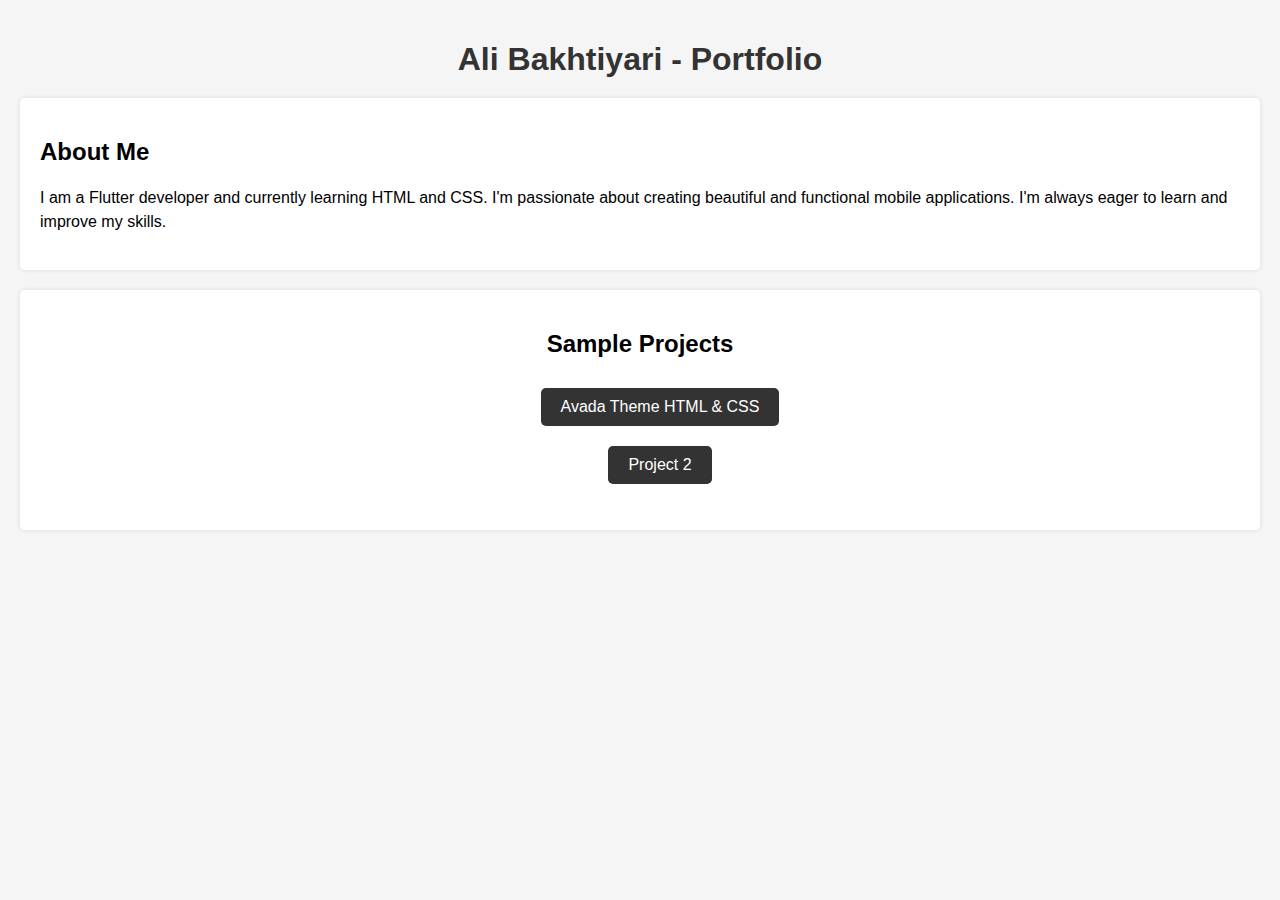
<file: index.html>
<!DOCTYPE html>
<html lang="en">
<head>
    <meta charset="UTF-8">
    <meta name="viewport" content="width=device-width, initial-scale=1.0">
    <title>Ali Bakhtiyari - Portfolio</title>
    <style>
        body {
            font-family: sans-serif;
            margin: 0;
            padding: 20px;
            background-color: #f5f5f5;
        }
        h1 {
            text-align: center;
            color: #333;
            margin-bottom: 20px;
        }
        .about-me, .projects {
            margin: 20px 0;
            padding: 20px;
            border-radius: 5px;
            background-color: #fff;
            box-shadow: 0 0 5px rgba(0, 0, 0, 0.1);
        }
        .about-me p {
            line-height: 1.5;
        }
        .projects {
            text-align: center;
        }
        .projects a {
            display: inline-block;
            margin: 10px;
            padding: 10px 20px;
            text-decoration: none;
            color: #fff;
            background-color: #333;
            border-radius: 5px;
            transition: background-color 0.3s ease;
        }
        .projects a:hover {
            background-color: #000;
        }
        .projects li{
            list-style-type: none;
        }
    </style>
</head>
<body>
    <header>
        <h1>Ali Bakhtiyari - Portfolio</h1>
    </header>
    <main>
        <section class="about-me">
            <h2>About Me</h2>
            <p>I am a Flutter developer and currently learning HTML and CSS. I'm passionate about creating beautiful and functional mobile applications. I'm always eager to learn and improve my skills.</p>
        </section>
        <section class="projects">
            <h2>Sample Projects</h2>
            <ul>
                <li><a href="avada-html&css/main.html">Avada Theme HTML & CSS</a></li>
                <li><a href="https://[link-to-project-2].com">Project 2</a></li>
            </ul>
        </section>
    </main>
</body>
</html>
</file>
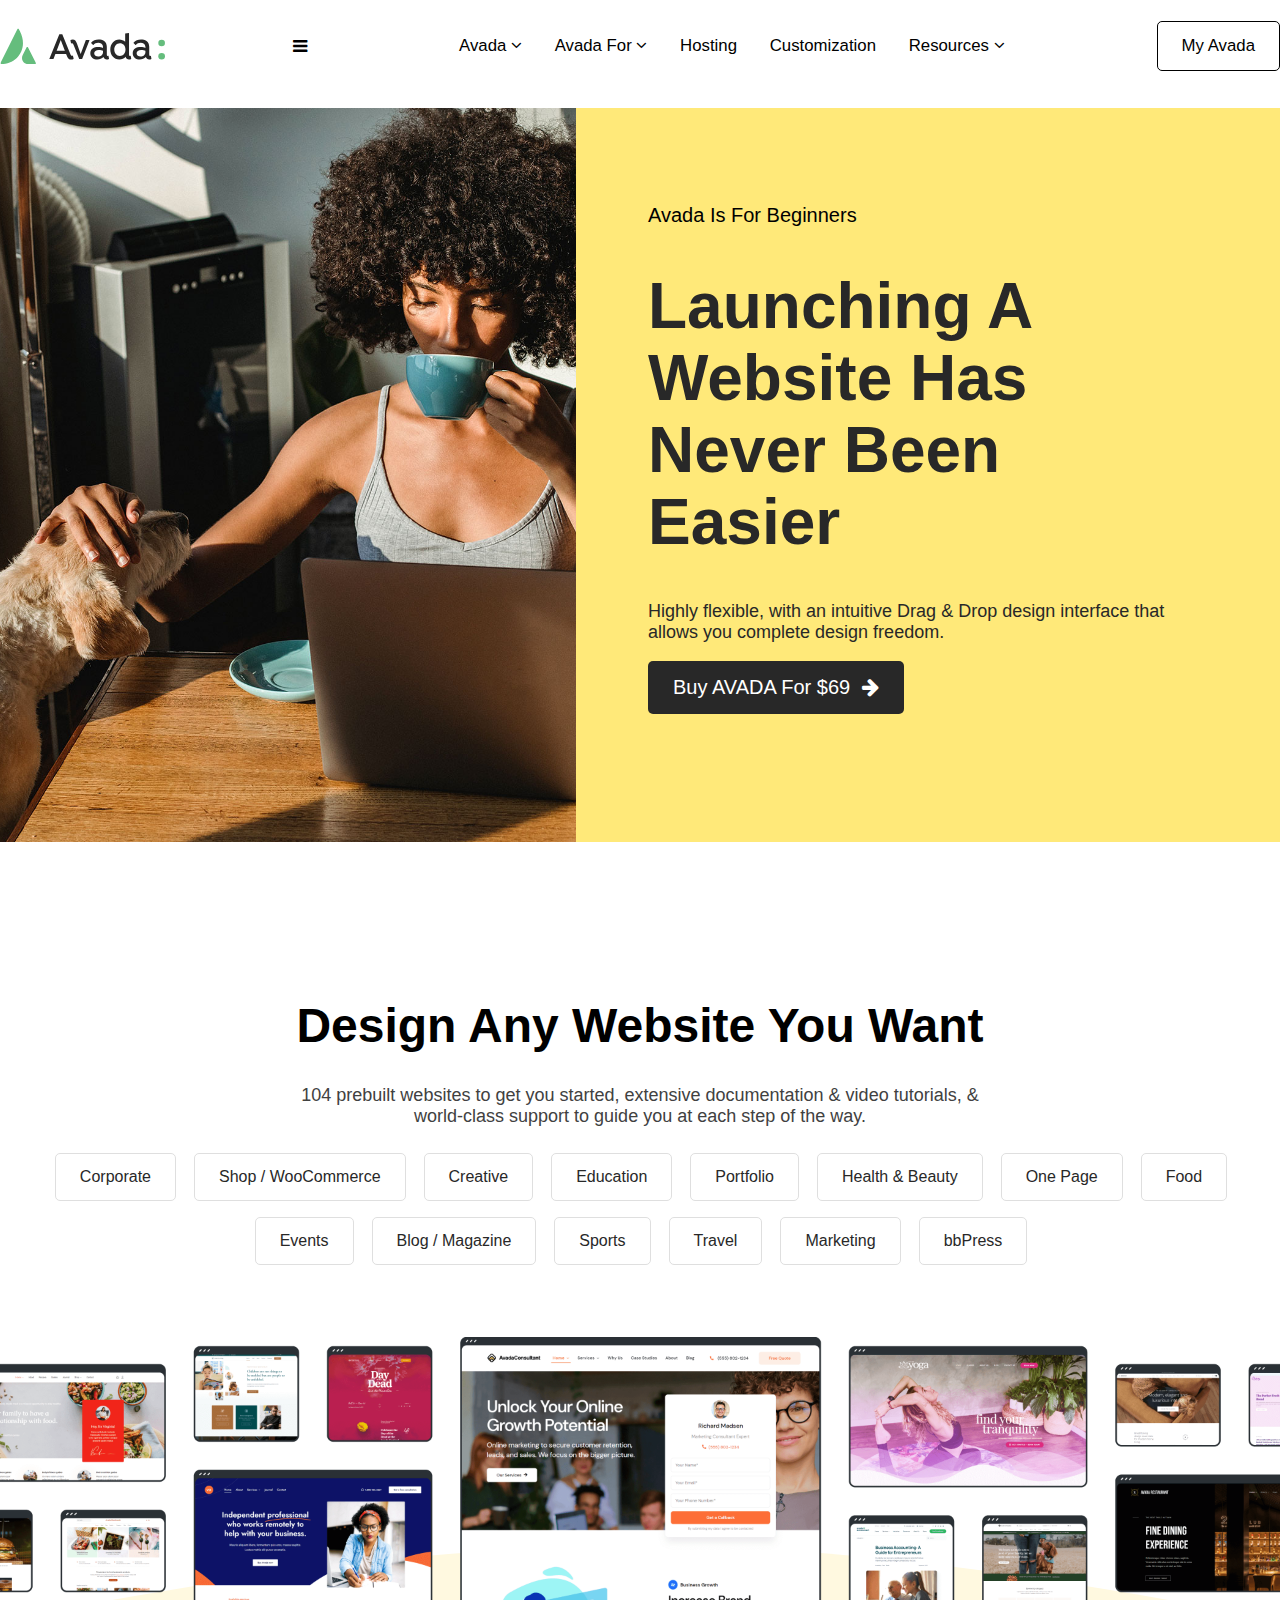
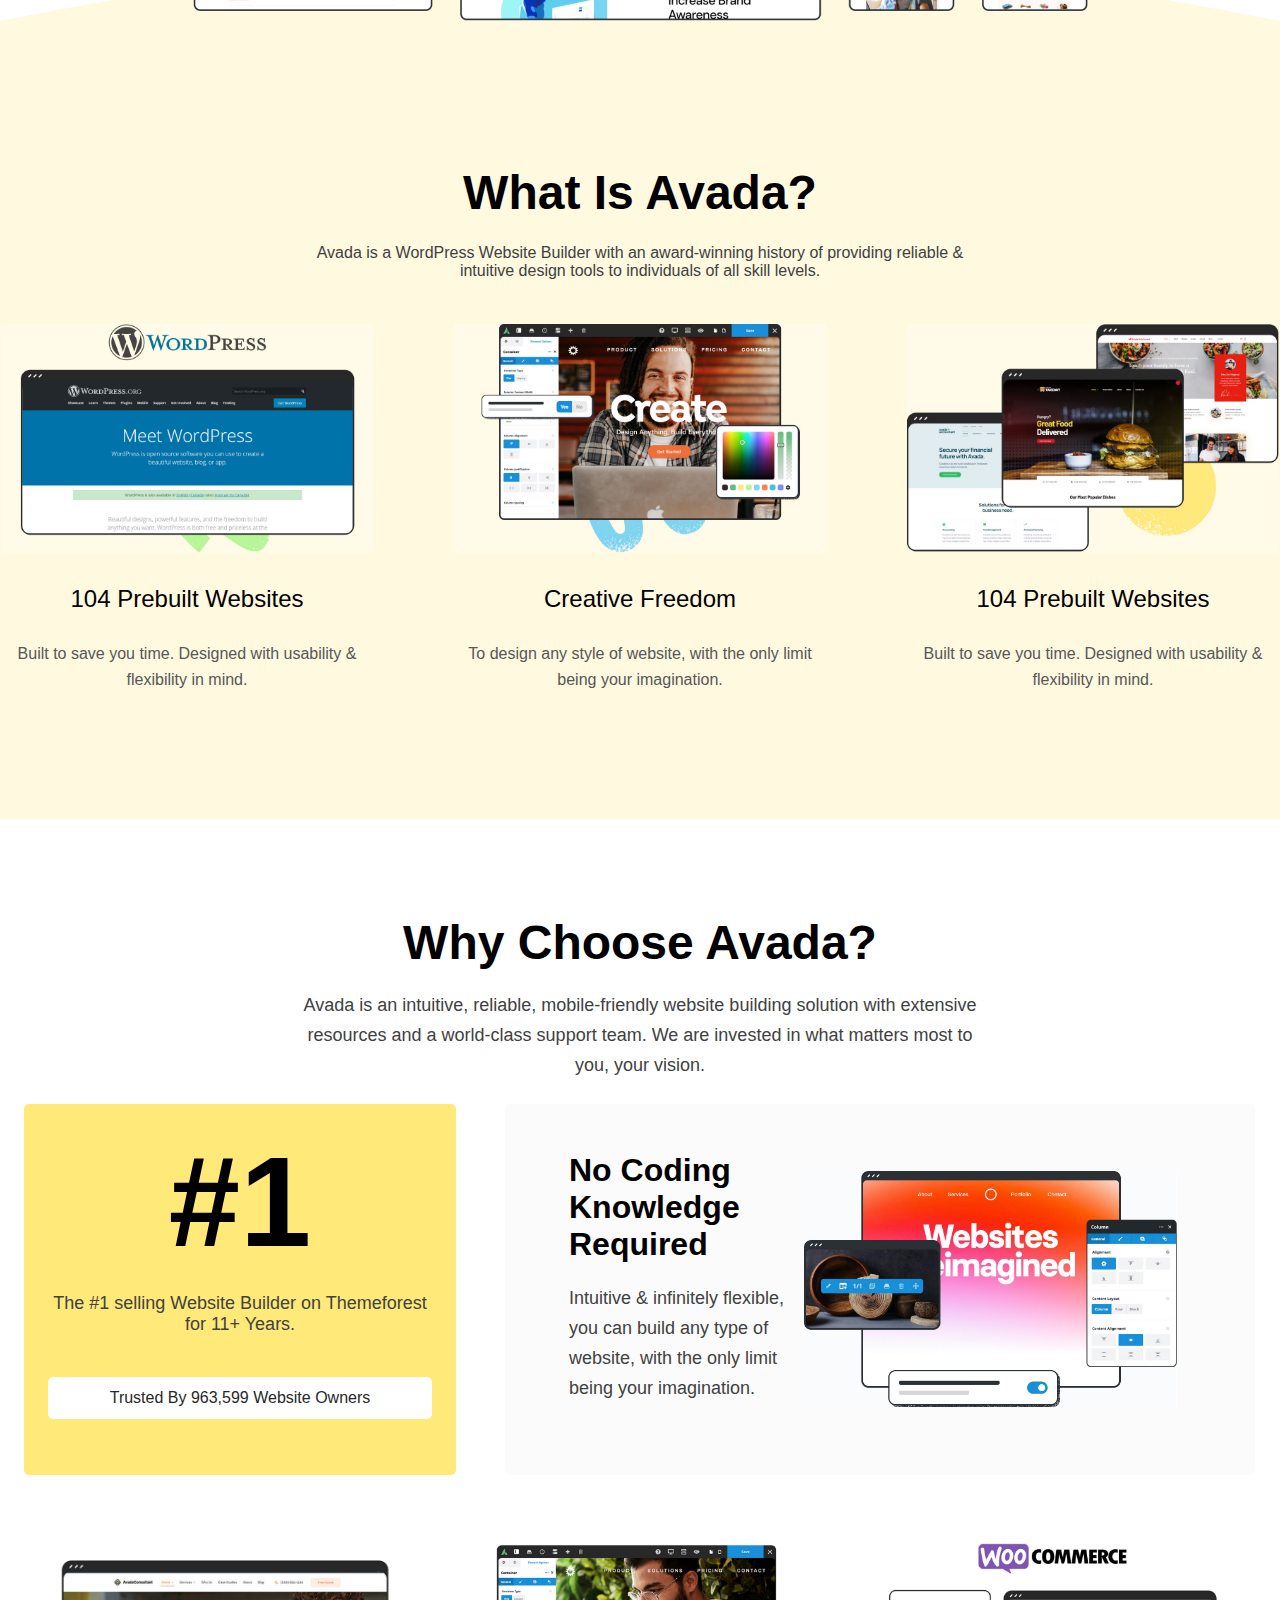
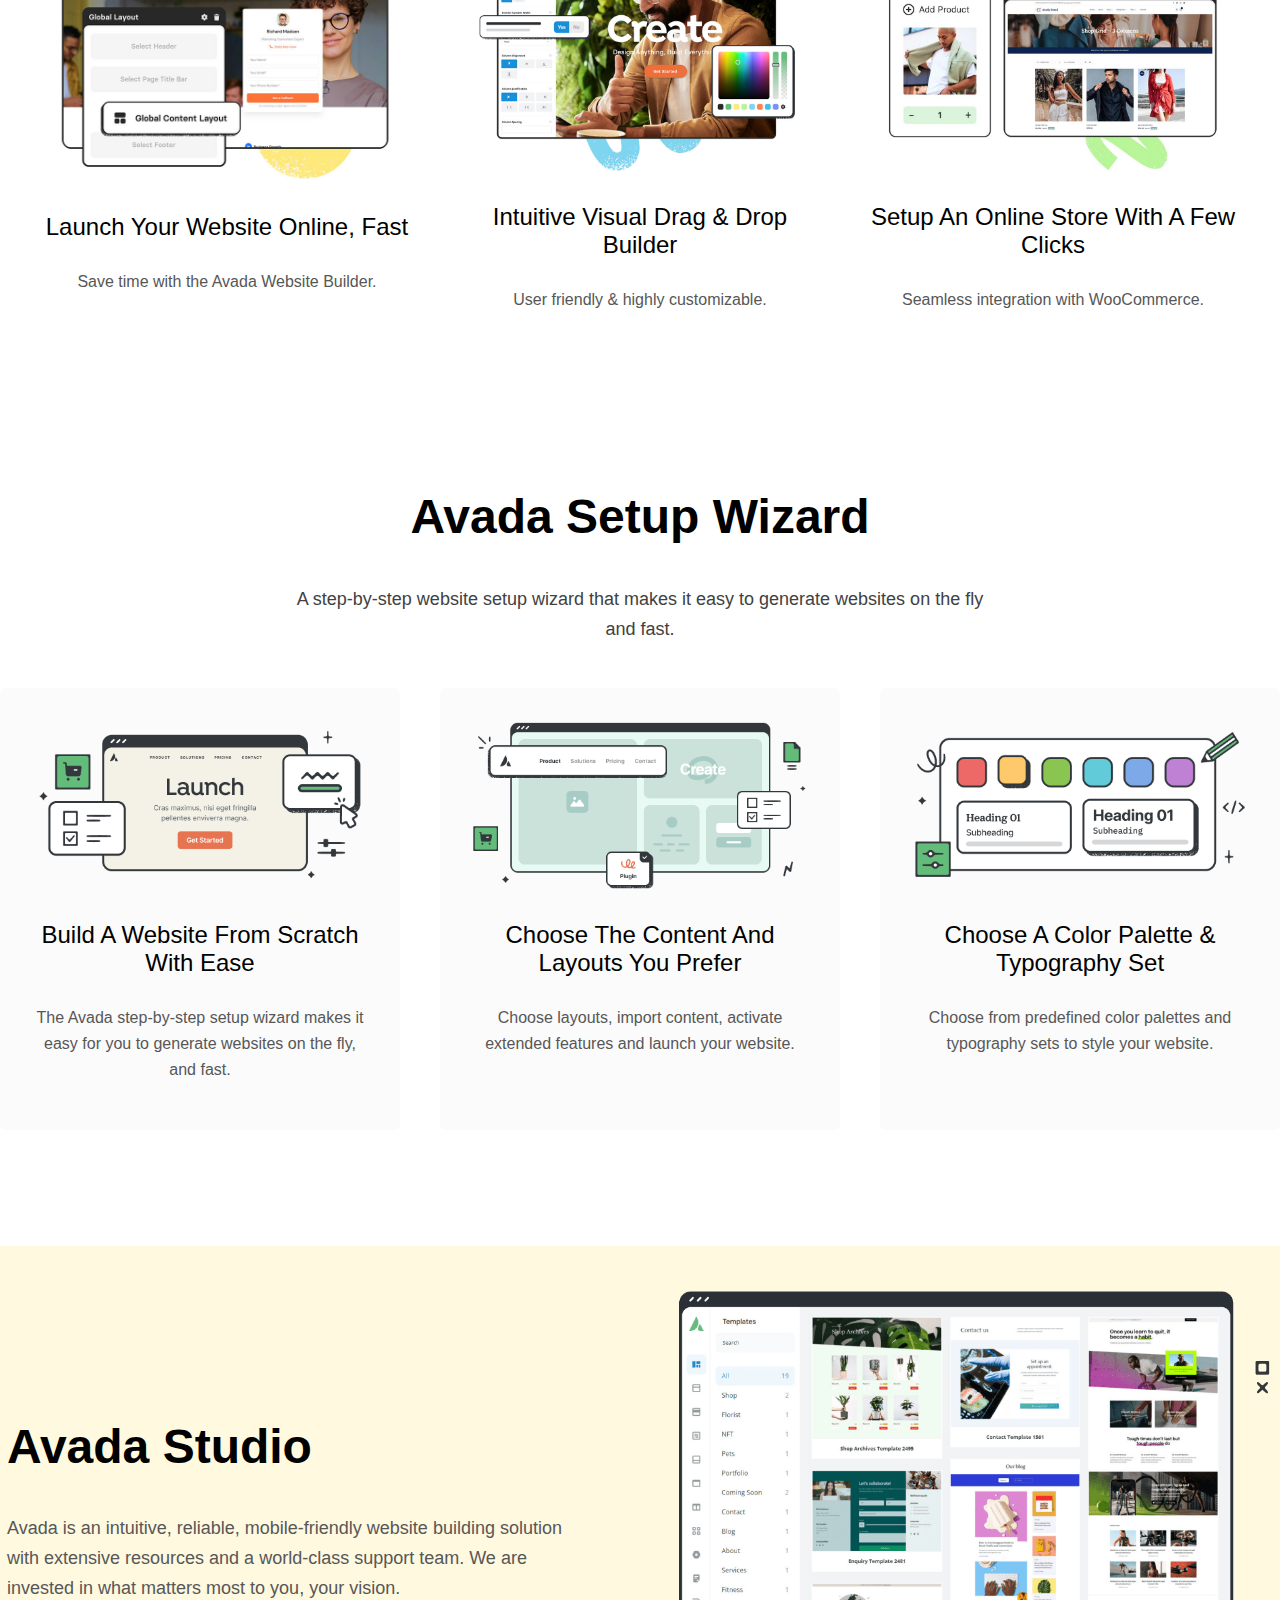
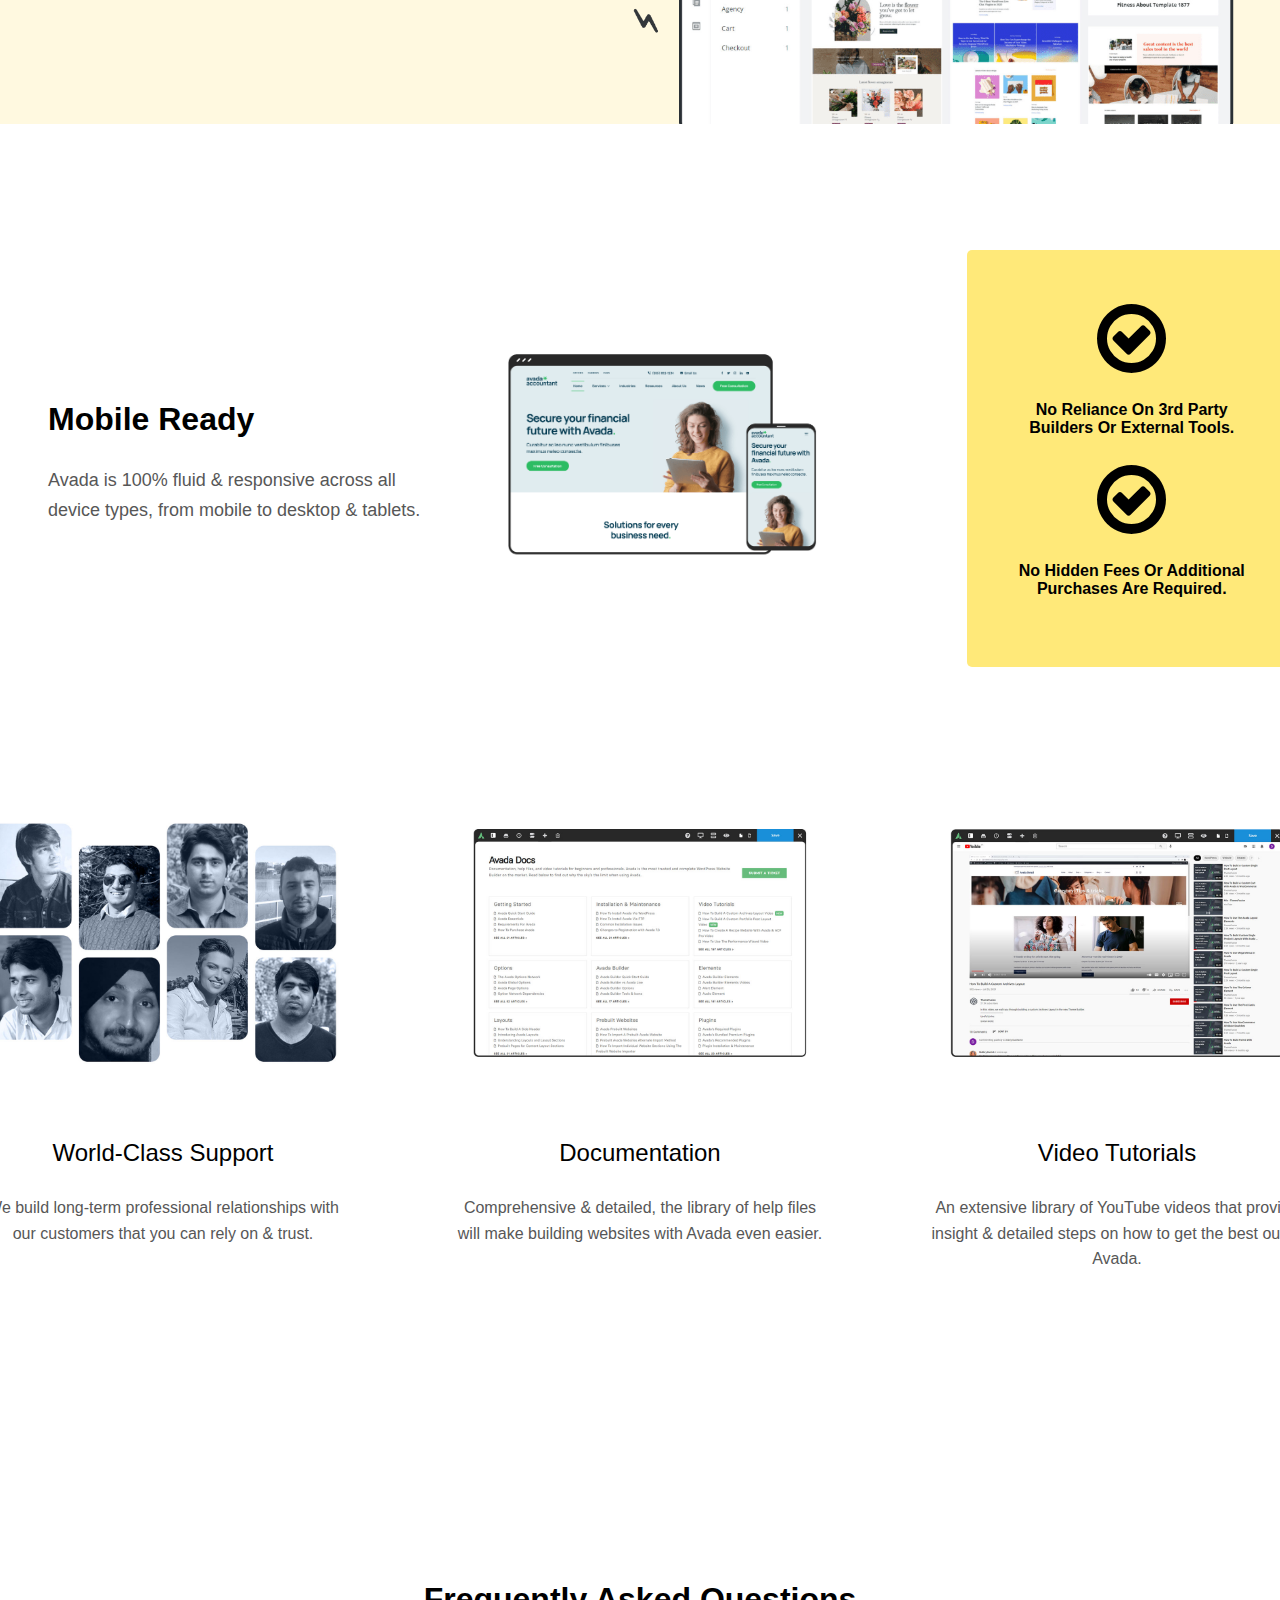
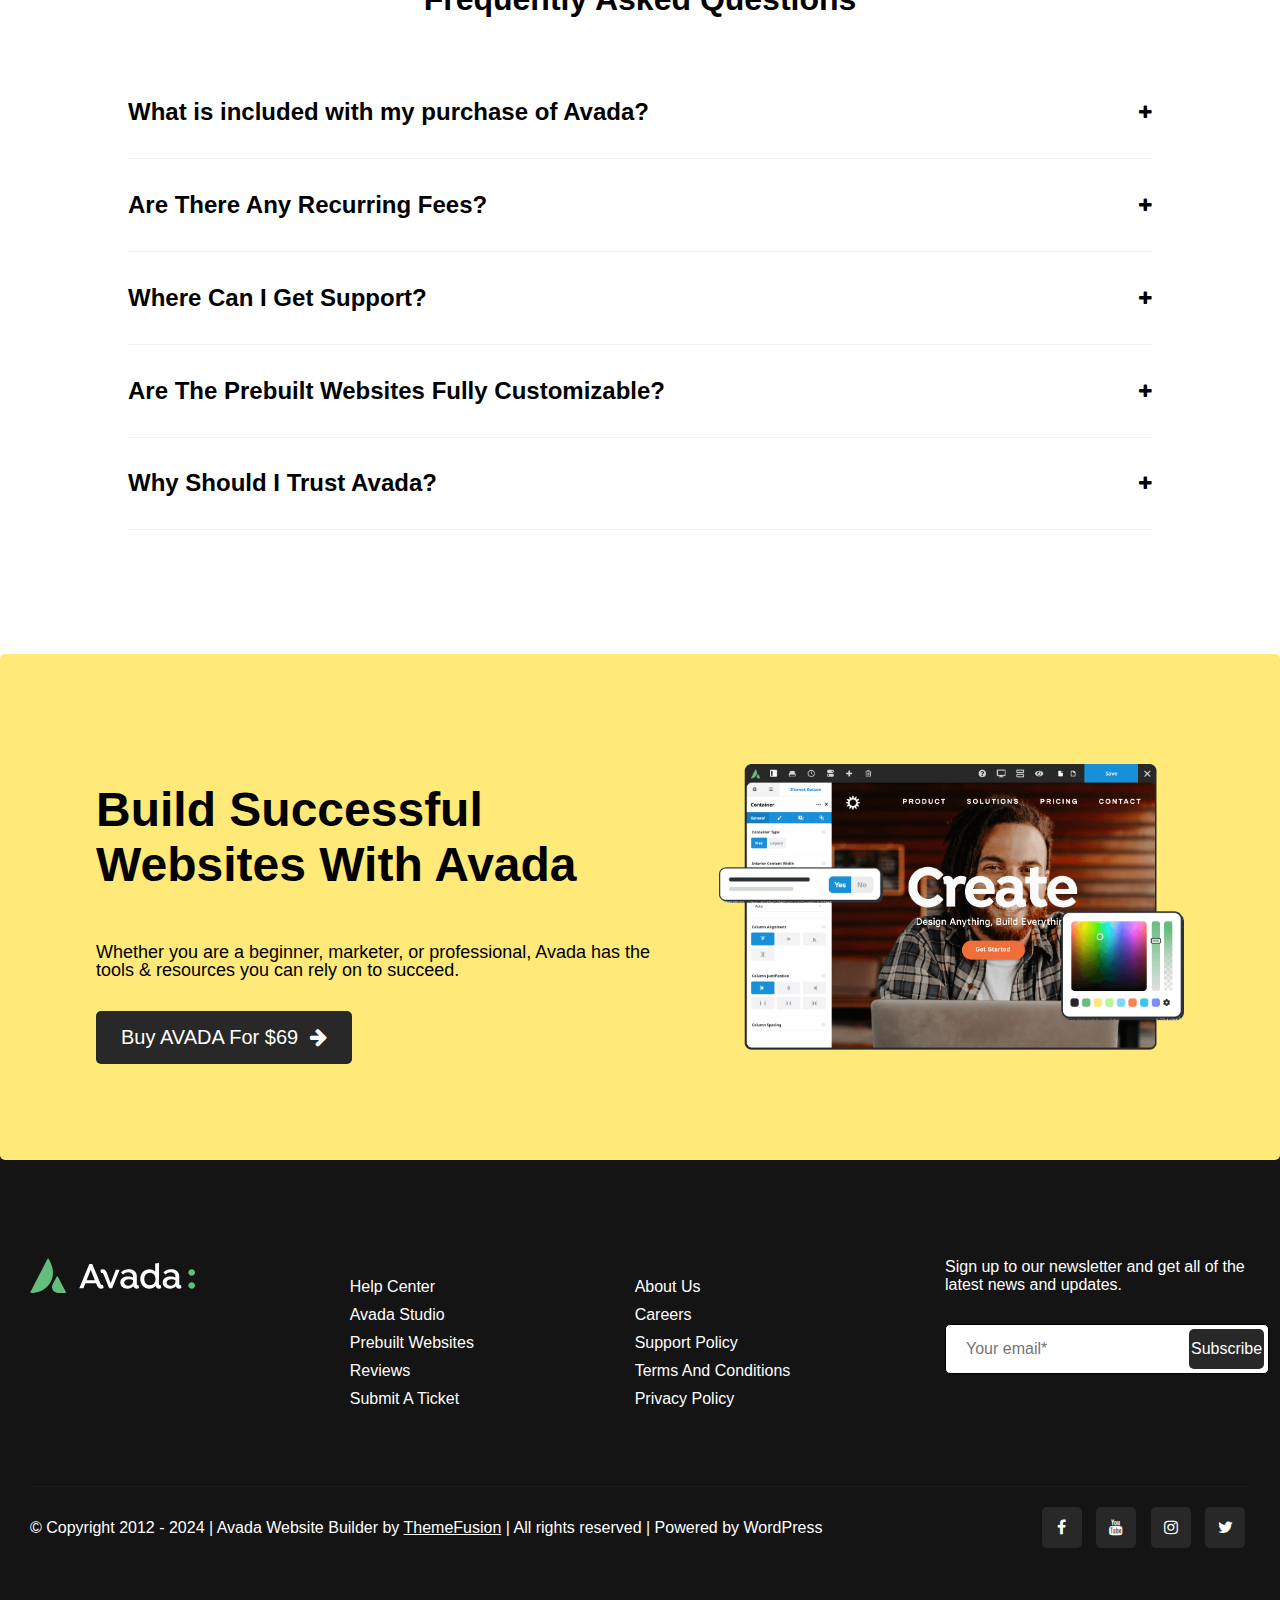
<file: avada-html&css/for-beginners.html>
<html>
    <Doctype>
        <head>
            <link rel="stylesheet" href="common-styles.css">
            <link rel="stylesheet" href="for-beginners-screen-style.css">
            <link rel="stylesheet" href="font-awesome/css/font-awesome.min.css">
            <meta name="viewport" content="width=device-width, initial-scale=1.0">
        </head>
        <body>
            <div class="center">
                <div class="header commonWidthOrganizer">
                    <a href="main.html"><img src="src/avada-logo-svg.svg" alt="logo" width="165px"></a>
                    <div class="three-bars"><i class="fa fa-bars"></i></div>
                    <ul class="topNavBar">
                        <li class="topNavBarItem dropdown">
                            <a href="">
                                <span>Avada </span>
                                <span><i class="fa fa-angle-down"></i></span>
                            </a>
                        </li>
                        <li class="topNavBarItem dropdown">
                            <a href="">
                                <span>Avada For </span>
                                <i class="fa fa-angle-down"></i>
                            </a>
                            <div class="dropdownContent bannerDropdown">
                                <a href="for-beginners.html" class="bannerDropdownCard beginnerBGColor">
                                    <span class="bannerDropdownCardTexts">
                                        <div class="bannerDropdownTitle">Beginners</div>
                                        <div class="bannerDropdownSubTitle">Create your own site with ease</div>
                                    </span>
                                    <img class="bannerDropdownCardImage" src="src/avada-for-beginners-menu.webp" alt="">
                                </a>
                                <a href="for-marketers.html" class="bannerDropdownCard marketersBGColor">
                                    <span class="bannerDropdownCardTexts">
                                        <div class="bannerDropdownTitle">Marketers</div>
                                        <div class="bannerDropdownSubTitle">Grow your business fast</div>
                                    </span>
                                    <img class="bannerDropdownCardImage" src="src/avada-for-marketers-menu.webp" alt="">
                                </a>
                                <a href="for-professionals.html" class="bannerDropdownCard professionalsBGColor">
                                    <span class="bannerDropdownCardTexts">
                                        <div class="bannerDropdownTitle">Professionals</div>
                                        <div class="bannerDropdownSubTitle">Optimize your project workflow</div>
                                    </span>
                                    <img class="bannerDropdownCardImage" src="src/avada-for-professionals-menu.webp" alt="">
                                </a>
                            </div>
                        </li>
                        <li class="topNavBarItem"><a href="">Hosting</a></li>
                        <li class="topNavBarItem"><a href="">Customization</a></li>
                        <li class="topNavBarItem dropdown">
                            <a href="">
                                <span>Resources </span>
                                <i class="fa fa-angle-down"></i>
                            </a>
                            <div class="dropdownContent listDropdown">
                                <span class="listDropdownCard">
                                    <a href="">
                                        <div class="listDropdownCardText">
                                            <div class="listDropdownTitle"><i class="fa fa-question-circle buttonIconRight"></i>Help Center</div>
                                            <div class="listDropdownSubTitle">Avada documentation & help</div>
                                        </div>
                                    </a>
                                </span>
                                <span class="listDropdownCard">
                                    <a href="">
                                        <div class="listDropdownCardText">
                                            <div class="listDropdownTitle"><i class="fa fa-play-circle buttonIconRight"></i>Video Tutorials</div>
                                            <div class="listDropdownSubTitle">For beginners & Professionals</div>
                                        </div>`
                                    </a>
                                </span>
                                <span class="listDropdownCard">
                                    <a href="">
                                        <div class="listDropdownCardText">
                                            <div class="listDropdownTitle"><i class="fa fa-facebook-square buttonIconRight"></i>Community</div>
                                            <div class="listDropdownSubTitle">Sharing Avada knowledge</div>
                                        </div>
                                    </a>
                                </span>
                                <span class="listDropdownCard">
                                    <a href="">
                                        <div class="listDropdownCardText">
                                            <div class="listDropdownTitle"><i class="fa fa-file-text buttonIconRight"></i>Blog</div>
                                            <div class="listDropdownSubTitle">The latest Avada News</div>
                                        </div>
                                    </a>
                                </span>
                            </div>
                        </li>
                    </ul>
                    <a class="roundedCornerBorderButton" href="">
                        <span>My Avada</span>
                    </a>
                </div>
                <div class="initialBannerSection">
                    <img src="src/beginner-3.jpg" alt="testimonial image">
                    <div class="initialBannerDescription">
                        <div class="preTitle">Avada Is For Beginners</div>
                        <h1>Launching A Website Has Never Been Easier</h1>
                        <p>Highly flexible, with an intuitive Drag & Drop design interface that allows you complete design freedom.</p>
                        <a class="roundedCornerBorderButton" href="">
                            <span>Buy AVADA For $69</span>
                            <i class="fa fa-arrow-right"></i>
                        </a>
                    </div>
                </div>
                <div class="websiteCategories commonWidthOrganizer">
                    <div class="titleAndCaption">
                        <h1>Design Any Website You Want</h1>
                        <p>104 prebuilt websites to get you started, extensive documentation & video tutorials, & world-class support to guide you at each step of the way.</p>
                    </div>
                    <div class="listOfCategories">
                        <a href="" class="category roundedCornerBorderButton"><span>Corporate</span></a>
                        <a href="" class="category roundedCornerBorderButton"><span>Shop / WooCommerce</span></a>
                        <a href="" class="category roundedCornerBorderButton"><span>Creative</span></a>
                        <a href="" class="category roundedCornerBorderButton"><span>Education</span></a>
                        <a href="" class="category roundedCornerBorderButton"><span>Portfolio</span></a>
                        <a href="" class="category roundedCornerBorderButton"><span>Health & Beauty</span></a>
                        <a href="" class="category roundedCornerBorderButton"><span>One Page</span></a>
                        <a href="" class="category roundedCornerBorderButton"><span>Food</span></a>
                        <a href="" class="category roundedCornerBorderButton"><span>Events</span></a>
                        <a href="" class="category roundedCornerBorderButton"><span>Blog / Magazine</span></a>
                        <a href="" class="category roundedCornerBorderButton"><span>Sports</span></a>
                        <a href="" class="category roundedCornerBorderButton"><span>Travel</span></a>
                        <a href="" class="category roundedCornerBorderButton"><span>Marketing</span></a>
                        <a href="" class="category roundedCornerBorderButton"><span>bbPress</span></a>
                    </div>
                </div>
                <div class="demo-banner-5">
                    <img srcset="src/demo-banner-5-200x44.png 200w, src/demo-banner-5-400x89.png 400w, src/demo-banner-5-600x133.png 600w, src/demo-banner-5-800x178.png 800w, src/demo-banner-5-1200x266.png 1200w, src/demo-banner-5.png 3840w"
                     alt="">
                </div>
                <svg class="fusion-big-half-circle-candy" xmlns="http://www.w3.org/2000/svg" version="1.1" width="100%" height="100" viewBox="0 0 100 100" preserveAspectRatio="none" fill="rgba(255,249,224,1)"><path d="M0 100 C40 0 60 0 100 100 Z"></path></svg>
                <div class="featuresSection">
                    <div class="titleAndCaption">
                        <h2>What Is Avada?</h2>
                        <p>Avada is a WordPress Website Builder with an award-winning history of providing reliable & intuitive design tools to individuals of all skill levels.</p>
                    </div>
                    <div class="featuresGridList">
                        <div class="featuresBanner">
                            <img srcset="src/wordpress-8-200x123.jpg 200w, src/wordpress-8-400x246.jpg 400w, src/wordpress-8-600x369.jpg 600w, src/wordpress-8-800x492.jpg 800w, src/wordpress-8.jpg 1054w" srcset="src/wordpress-8-200x123.jpg 200w, src/wordpress-8-400x246.jpg 400w, src/wordpress-8-600x369.jpg 600w, src/wordpress-8-800x492.jpg 800w, src/wordpress-8.jpg 1054w" alt="prebuilt website">
                            <h3>104 Prebuilt Websites</h3>
                            <p>Built to save you time. Designed with usability & flexibility in mind.</p>
                        </div>
                        <div class="featuresBanner">
                            <img srcset="src/creative-freedom-200x123.jpg 200w, src/creative-freedom-400x246.jpg 400w, src/creative-freedom-600x369.jpg 600w, src/creative-freedom-800x492.jpg 800w, src/creative-freedom.jpg 1054w" alt="Creative Freedom">
                            <h3>Creative Freedom</h3>
                            <p>To design any style of website, with the only limit being your imagination.</p>
                        </div>
                        <div class="featuresBanner">
                            <img srcset="src/prebuilt-2-200x123.jpg 200w, src/prebuilt-2-400x246.jpg 400w, src/prebuilt-2-600x369.jpg 600w, src/prebuilt-2-800x492.jpg 800w, src/prebuilt-2.jpg 1054w" alt="Creative Freedom">
                            <h3>104 Prebuilt Websites</h3>
                            <p>Built to save you time. Designed with usability & flexibility in mind.</p>
                        </div>
                    </div>
                </div>
                <div class="whyAvadaSection commonWidthOrganizer">
                    <div class="titleAndCaption">
                        <h2>Why Choose Avada?</h2>
                        <p>Avada is an intuitive, reliable, mobile-friendly website building solution with extensive resources and a world-class support team. We are invested in what matters most to you, your vision.</p>
                    </div>
                    <div class="number1">
                        <div class="numberOneBanner">
                            <h1>#1</h1>
                            <p>The #1 selling Website Builder on Themeforest for 11+ Years.</p>
                            <div class="buyerNumberLabel">Trusted By 963,599 Website Owners</div>
                        </div>
                        <div class="noCodingBanner">
                            <div class="titleAndCaption">
                                <h3>No Coding Knowledge Required</h3>
                                <p>Intuitive & infinitely flexible, you can build any type of website, with the only limit being your imagination.</p>
                            </div>
                            <img srcset="src/no-coding-2-200x127.jpg 200w, src/no-coding-2-400x253.jpg 400w, src/no-coding-2-600x380.jpg 600w, src/no-coding-2-800x506.jpg 800w, src/no-coding-2-1200x759.jpg 1200w, src/no-coding-2.jpg 1274w" src="src/no-coding-2.jpg" alt="">
                        </div>
                    </div>
                </div>
                <div class="featuresGridSection">
                    <div class="featuresBanner">
                        <img srcset="src/website-builder-2-200x118.jpg 200w, src/website-builder-2-400x237.jpg 400w, src/website-builder-2-600x355.jpg 600w, src/website-builder-2.jpg 790w" alt="Creative Freedom">
                        <h3>Launch Your Website Online, Fast</h3>
                        <p>Save time with the Avada Website Builder.</p>
                    </div>
                    <div class="featuresBanner">
                        <img srcset="src/drag-drop-4-200x123.jpg 200w, src/drag-drop-4-400x245.jpg 400w, src/drag-drop-4-600x368.jpg 600w, src/drag-drop-4-800x491.jpg 800w, src/drag-drop-4.jpg 1102w" alt="Creative Freedom">
                        <h3>Intuitive Visual Drag & Drop Builder</h3>
                        <p>User friendly & highly customizable.</p>
                    </div>
                    <div class="featuresBanner">
                        <img srcset="src/started-4-200x123.jpg 200w, src/started-4-400x245.jpg 400w, src/started-4-600x368.jpg 600w, src/started-4-800x491.jpg 800w, src/started-4.jpg 1102w" alt="Pre Built Website">
                        <h3>Setup An Online Store With A Few Clicks</h3>
                        <p>Seamless integration with WooCommerce.</p>
                    </div>
                </div>
                <div class="setupWizardSection commonWidthOrganizer">
                    <div class="titleAndCaption">
                        <h2>Avada Setup Wizard</h2>
                        <p>A step-by-step website setup wizard that makes it easy to generate websites on the fly and fast.</p>
                    </div>
                    <div class="grid">
                        <div class="featuresBanner">
                            <img srcset="src/setup-wizard-7-200x101.png 200w, src/setup-wizard-7-400x202.png 400w, src/setup-wizard-7.png 491w" alt="Creative Freedom">
                            <h3>Build A Website From Scratch With Ease</h3>
                            <p>The Avada step-by-step setup wizard makes it easy for you to generate websites on the fly, and fast.</p>
                        </div>
                        <div class="featuresBanner">
                            <img srcset="src/setup-wizard-5-200x101.png 200w, src/setup-wizard-5-400x202.png 400w, src/setup-wizard-5.png 491w" alt="Creative Freedom">
                            <h3>Choose The Content And Layouts You Prefer</h3>
                            <p>Choose layouts, import content, activate extended features and launch your website.</p>
                        </div>
                        <div class="featuresBanner">
                            <img srcset="src/setup-wizard-6-200x101.png 200w, src/setup-wizard-6-400x202.png 400w, src/setup-wizard-6.png 491w" alt="Creative Freedom">
                            <h3>Choose A Color Palette & Typography Set</h3>
                            <p>Choose from predefined color palettes and typography sets to style your website.</p>
                        </div>
                    </div>
                </div>
                <div class="avadaStudio center">
                    <div class="content commonWidthOrganizer">
                        <div class="caption">
                            <div class="titleAndCaption">
                                <h2>Avada Studio</h2>
                                <p>Avada is an intuitive, reliable, mobile-friendly website building solution with extensive resources and a world-class support team. We are invested in what matters most to you, your vision.</p>
                            </div>
                        </div>
                        <div class="picture">
                            <img srcset="src/avada-studio-200x140.png 200w, src/avada-studio-400x280.png 400w, src/avada-studio-600x420.png 600w, src/avada-studio-800x560.png 800w, src/avada-studio.webp 1026w" alt="avada studio">
                        </div>
                    </div>
                </div>
                <div class="mobileReadySection commonWidthOrganizer">
                    <div class="content">
                        <div class="caption">
                            <div class="titleAndCaption">
                                <h2>Mobile Ready</h2>
                                <p>Avada is 100% fluid & responsive across all device types, from mobile to desktop & tablets.</p>
                            </div>
                        </div>
                        <div class="picture">
                            <img srcset="src/mobile-friendly-200x130.png 200w, src/mobile-friendly-400x259.png 400w, src/mobile-friendly-600x389.png 600w, src/mobile-friendly-800x519.png 800w, src/mobile-friendly.png 834w" alt="avada studio">
                        </div>
                        <div class="yellowBanner">
                            <div>
                                <i class="fa fa-check-circle-o fa-5x"></i>
                                <h4>No Reliance On 3rd Party Builders Or External Tools.</h4>
                            </div>
                            <div>
                                <i class="fa fa-check-circle-o fa-5x"></i>
                                <h4>No Hidden Fees Or Additional Purchases Are Required.</h4>
                            </div>
                        </div>
                    </div>
                </div>
                <div class="supportDocSection">
                    <div class="grid commonWidthOrganizer">
                        <div class="featuresBanner">
                            <img srcset="src/support-8-200x143.jpg 200w, src/support-8-400x287.jpg 400w, src/support-8-600x430.jpg 600w, src/support-8-800x574.jpg 800w, src/support-8.jpg 1090w" alt="Creative Freedom">
                            <h3>World-Class Support</h3>
                            <p>We build long-term professional relationships with our customers that you can rely on & trust.</p>
                        </div>
                        <div class="featuresBanner">
                            <img srcset="src/docs-5-1-200x123.jpg 200w, src/docs-5-1-400x245.jpg 400w, src/docs-5-1-600x368.jpg 600w, src/docs-5-1-800x491.jpg 800w, src/docs-5-1.jpg 1102w" alt="Creative Freedom">
                            <h3>Documentation</h3>
                            <p>Comprehensive & detailed, the library of help files will make building websites with Avada even easier.</p>
                        </div>
                        <div class="featuresBanner">
                            <img srcset="src/videos-3-200x123.jpg 200w, src/videos-3-400x245.jpg 400w, src/videos-3-600x368.jpg 600w, src/videos-3-800x491.jpg 800w, src/videos-3.jpg 1102w" alt="Creative Freedom">
                            <h3>Video Tutorials</h3>
                            <p>An extensive library of YouTube videos that provide insight & detailed steps on how to get the best out of Avada.</p>
                        </div>
                    </div>
                 </div>
                 <div class="faqSection commonWidthOrganizer">
                    <h1>Frequently Asked Questions</h1>
                    <div class="faqQuestionCard">
                        <h4 class="faqTitle">What is included with my purchase of Avada?</h4>
                        <i class="fa fa-plus"></i>
                    </div>
                    <div class="faqQuestionCard">
                        <h4 class="faqTitle">Are There Any Recurring Fees?</h4>
                        <i class="fa fa-plus"></i>
                    </div>
                    <div class="faqQuestionCard">
                        <h4 class="faqTitle">Where Can I Get Support?</h4>
                        <i class="fa fa-plus"></i>
                    </div>
                    <div class="faqQuestionCard">
                        <h4 class="faqTitle">Are The Prebuilt Websites Fully Customizable?</h4>
                        <i class="fa fa-plus"></i>
                    </div>
                    <div class="faqQuestionCard">
                        <h4 class="faqTitle">Why Should I Trust Avada?</h4>
                        <i class="fa fa-plus"></i>
                    </div>
                </div>
                <div class="footerSection">
                    <div class="buyAvadaSection commonWidthOrganizer">
                            <div class="buyDescriptionColumn">
                                <h1>Build Successful Websites With Avada</h1>
                                <p>Whether you are a beginner, marketer, or professional, Avada has the tools & resources you can rely on to succeed.</p>
                                <a class="roundedCornerBorderButton" href="">
                                    <span>Buy AVADA For $69</span>
                                    <i class="fa fa-arrow-right"></i>
                                </a>
                            </div>
                            <div class="buyAvadaImage">
                                <img srcset="src/footer-cta-200x123.png 200w, src/footer-cta-400x246.png 400w, webp/footer-cta-600x369.png 600w, src/footer-cta-800x492.webp 800w, src/footer-cta-1200x738.webp 1200w, src/footer-cta.webp 1353w" 
                                alt="buy avada image">
                            </div>
                    </div>
                    <div class="footer">
                        <div class="links commonWidthOrganizer">
                            <img src="src/avada-logo-light-svg.svg" alt="logo" width="165px">
                            <div class="linksSection">
                                <a href="">Help Center</a>
                                <a href="">Avada Studio</a>
                                <a href="">Prebuilt Websites</a>
                                <a href="">Reviews</a>
                                <a href="">Submit A Ticket</a>
                            </div>
                            <div class="linksSection">
                                <a href="">About Us</a>
                                <a href="">Careers</a>
                                <a href="">Support Policy</a>
                                <a href="">Terms And Conditions</a>
                                <a href="">Privacy Policy</a>
                            </div>
                            <div class="newLetterSubscription">
                                <p>Sign up to our newsletter and get all of the latest news and updates.</p>
                                <div class="emailTextField">
                                  <input type="text" placeholder="Your email*">
                                  <a class="roundedCornerBorderButton" href="">
                                    <span>Subscribe</span>
                                </a>
                                </div>
                            </div>
                        </div>
                        <div class="divider commonWidthOrganizer"></div>
                        <div class="copyRightAndSocialMedia commonWidthOrganizer">
                            <span>© Copyright 2012 - 2024 | Avada Website Builder by <a href="https://avada.com/about-us/">ThemeFusion</a> | All rights reserved | Powered by WordPress</span>
                            <span class="socialMediaLinks">
                                <a class="socialMediaButton" href="https://www.facebook.com/ThemeFusion-101565403356430/"><i class="fa fa-facebook"></i></a>
                                <a class="socialMediaButton" href="https://www.facebook.com/ThemeFusion-101565403356430/"><i class="fa fa-youtube"></i></a>
                                <a class="socialMediaButton" href="https://www.facebook.com/ThemeFusion-101565403356430/"><i class="fa fa-instagram"></i></a>
                                <a class="socialMediaButton" href="https://www.facebook.com/ThemeFusion-101565403356430/"><i class="fa fa-twitter"></i></a>
                            </span>
                        </div>
                    </div>
                </div>
            </div>
        </body>
    </Doctype>
</html>
</file>
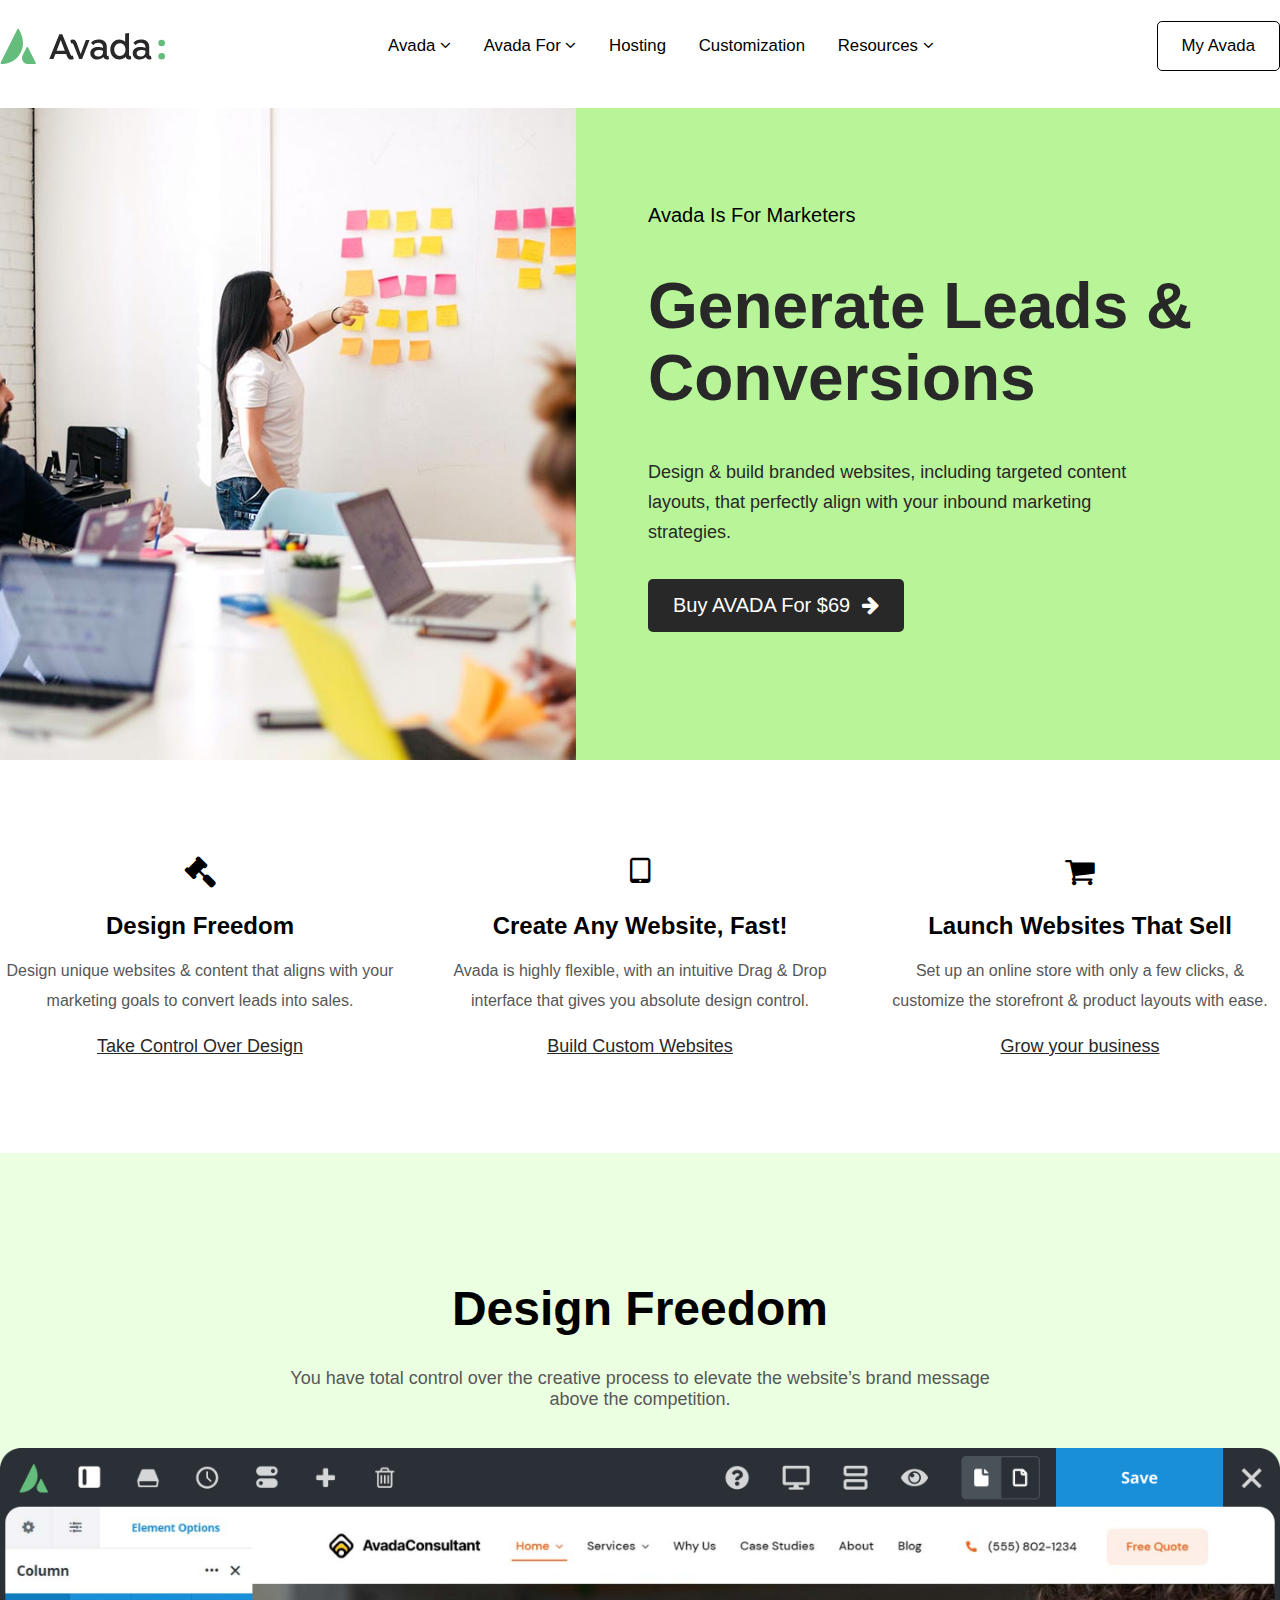
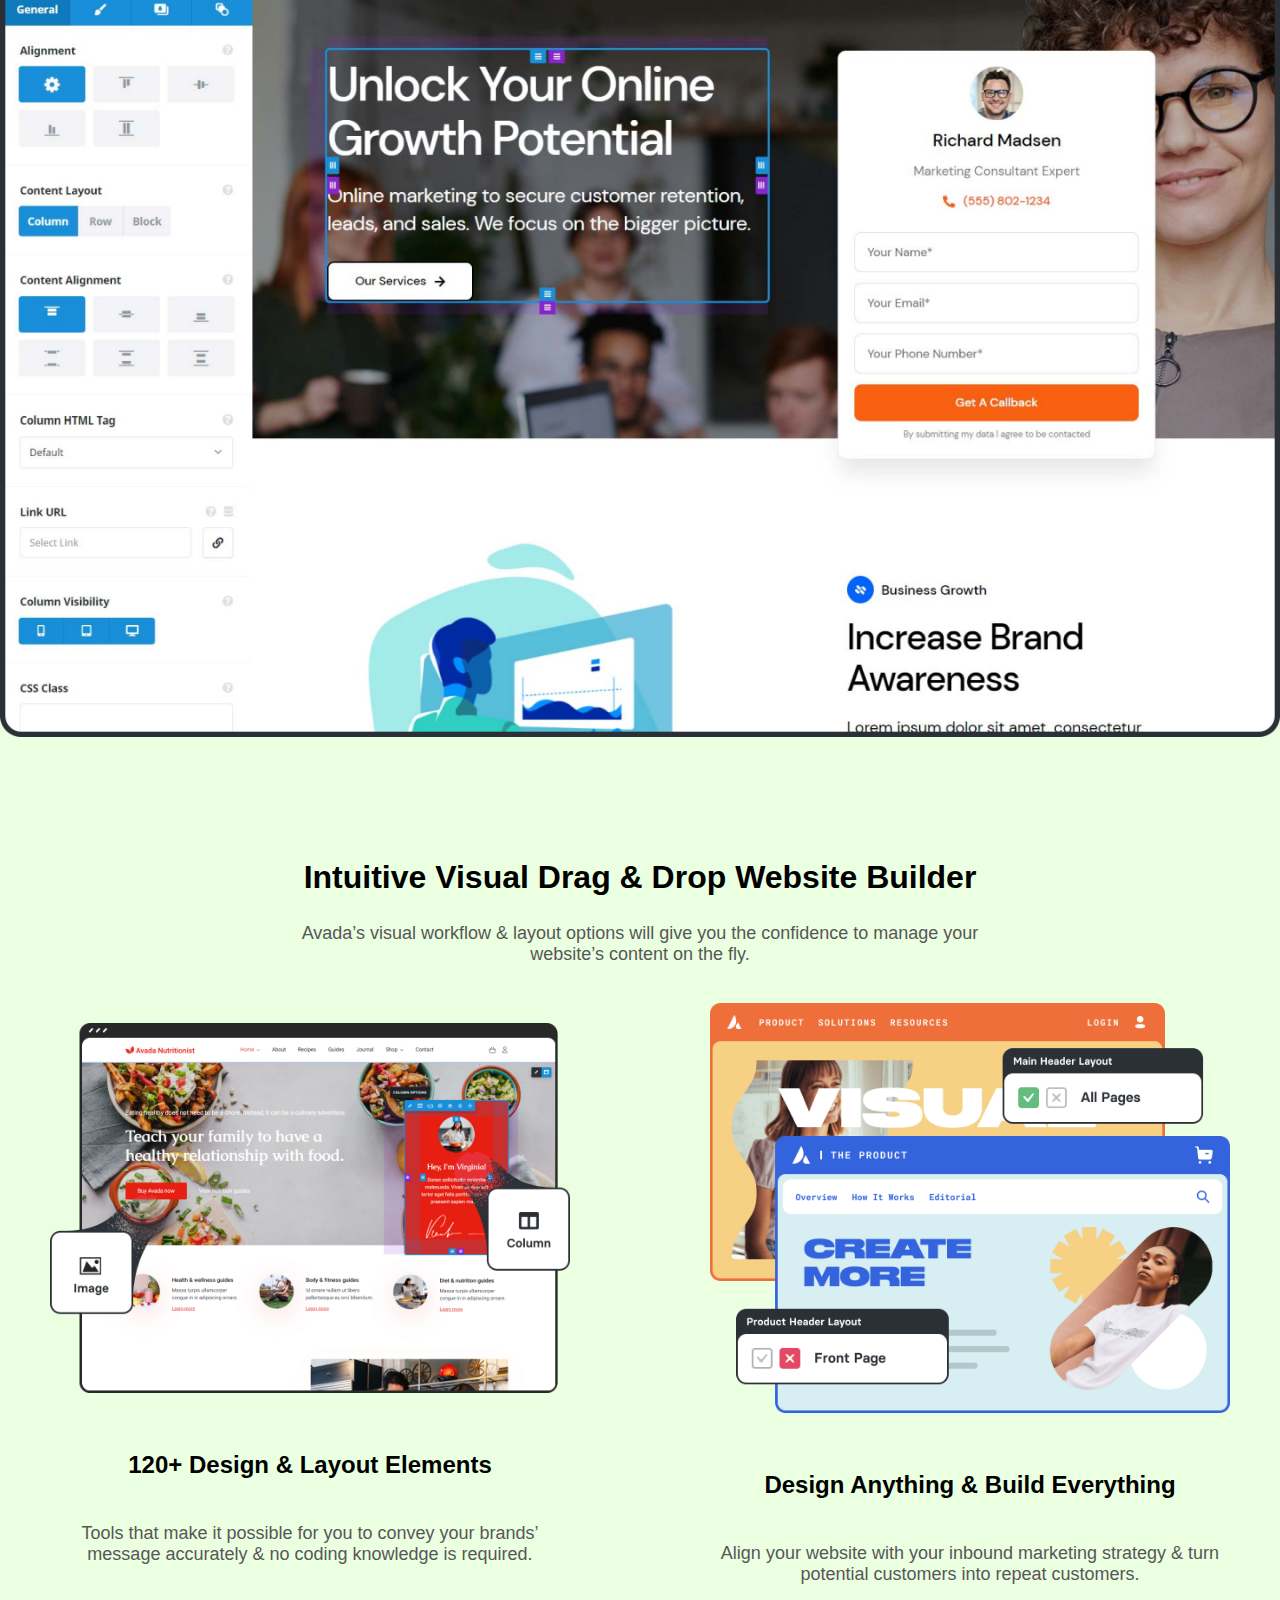
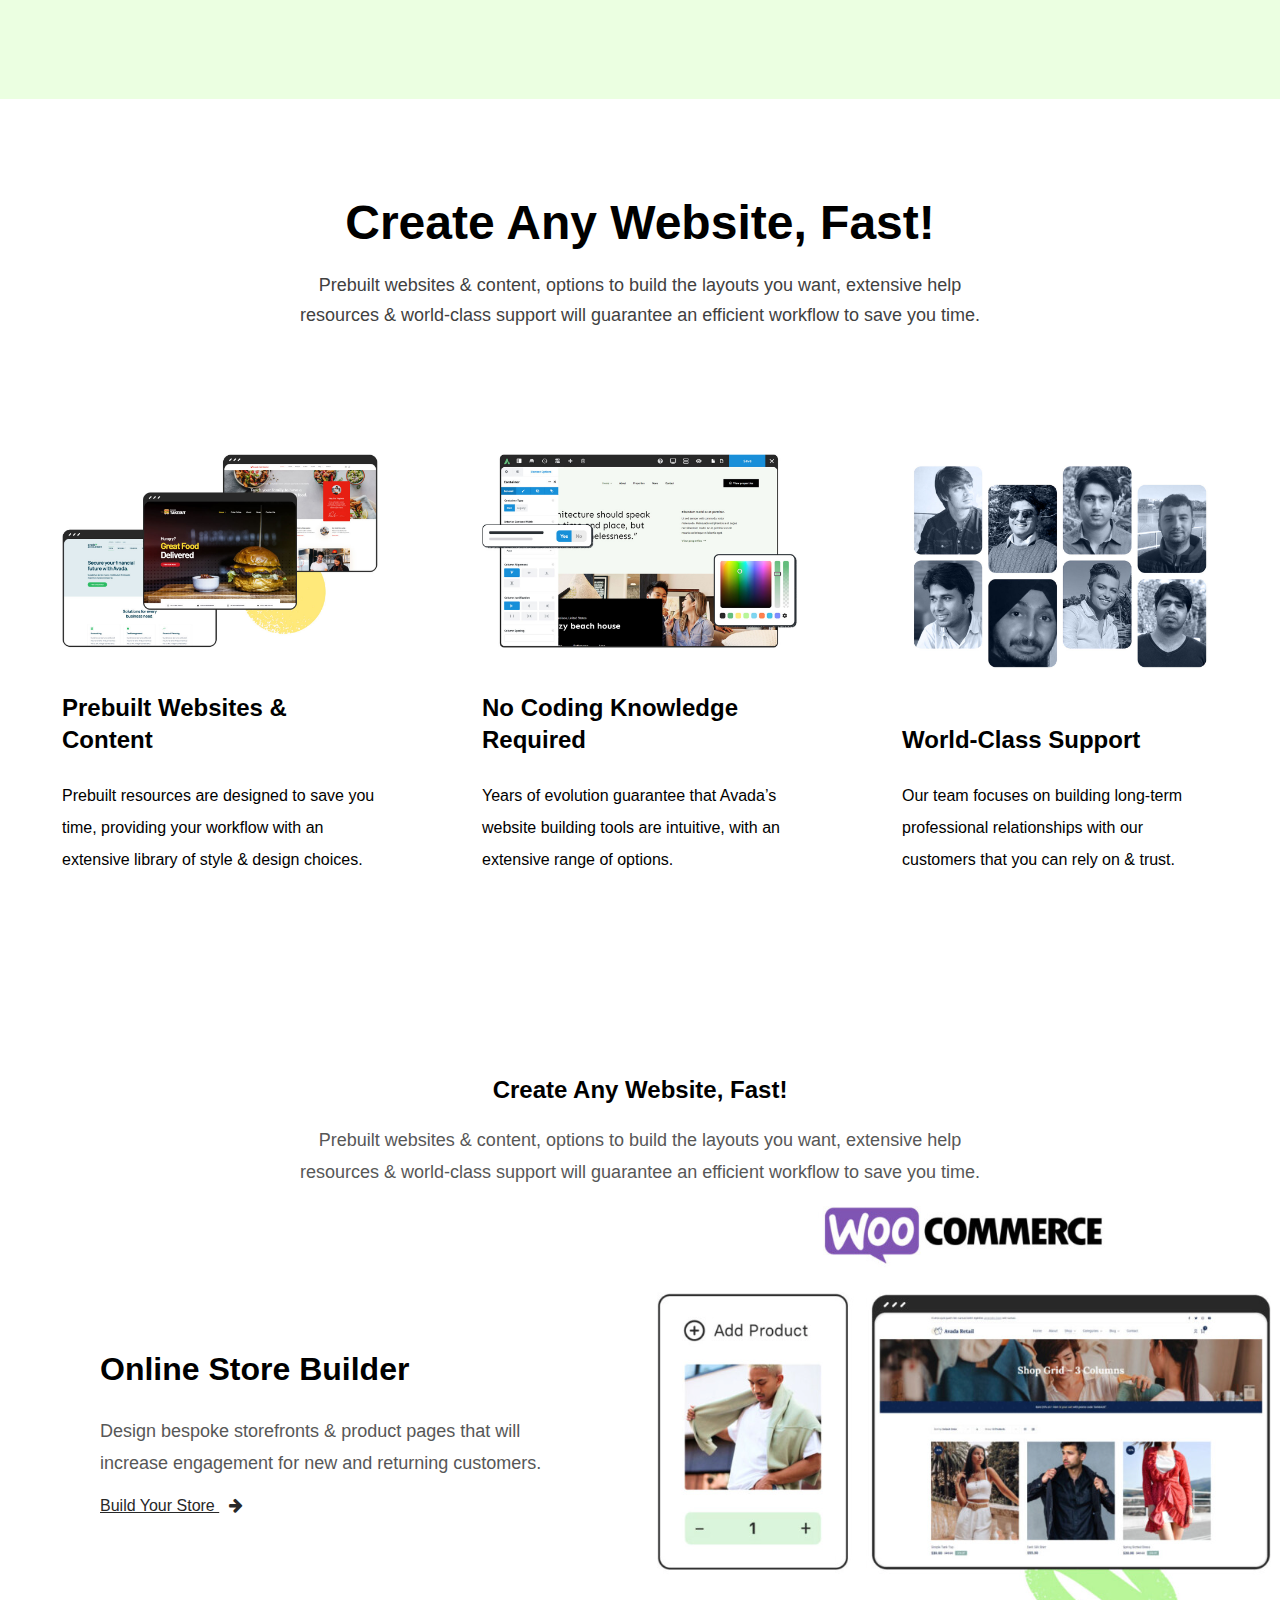
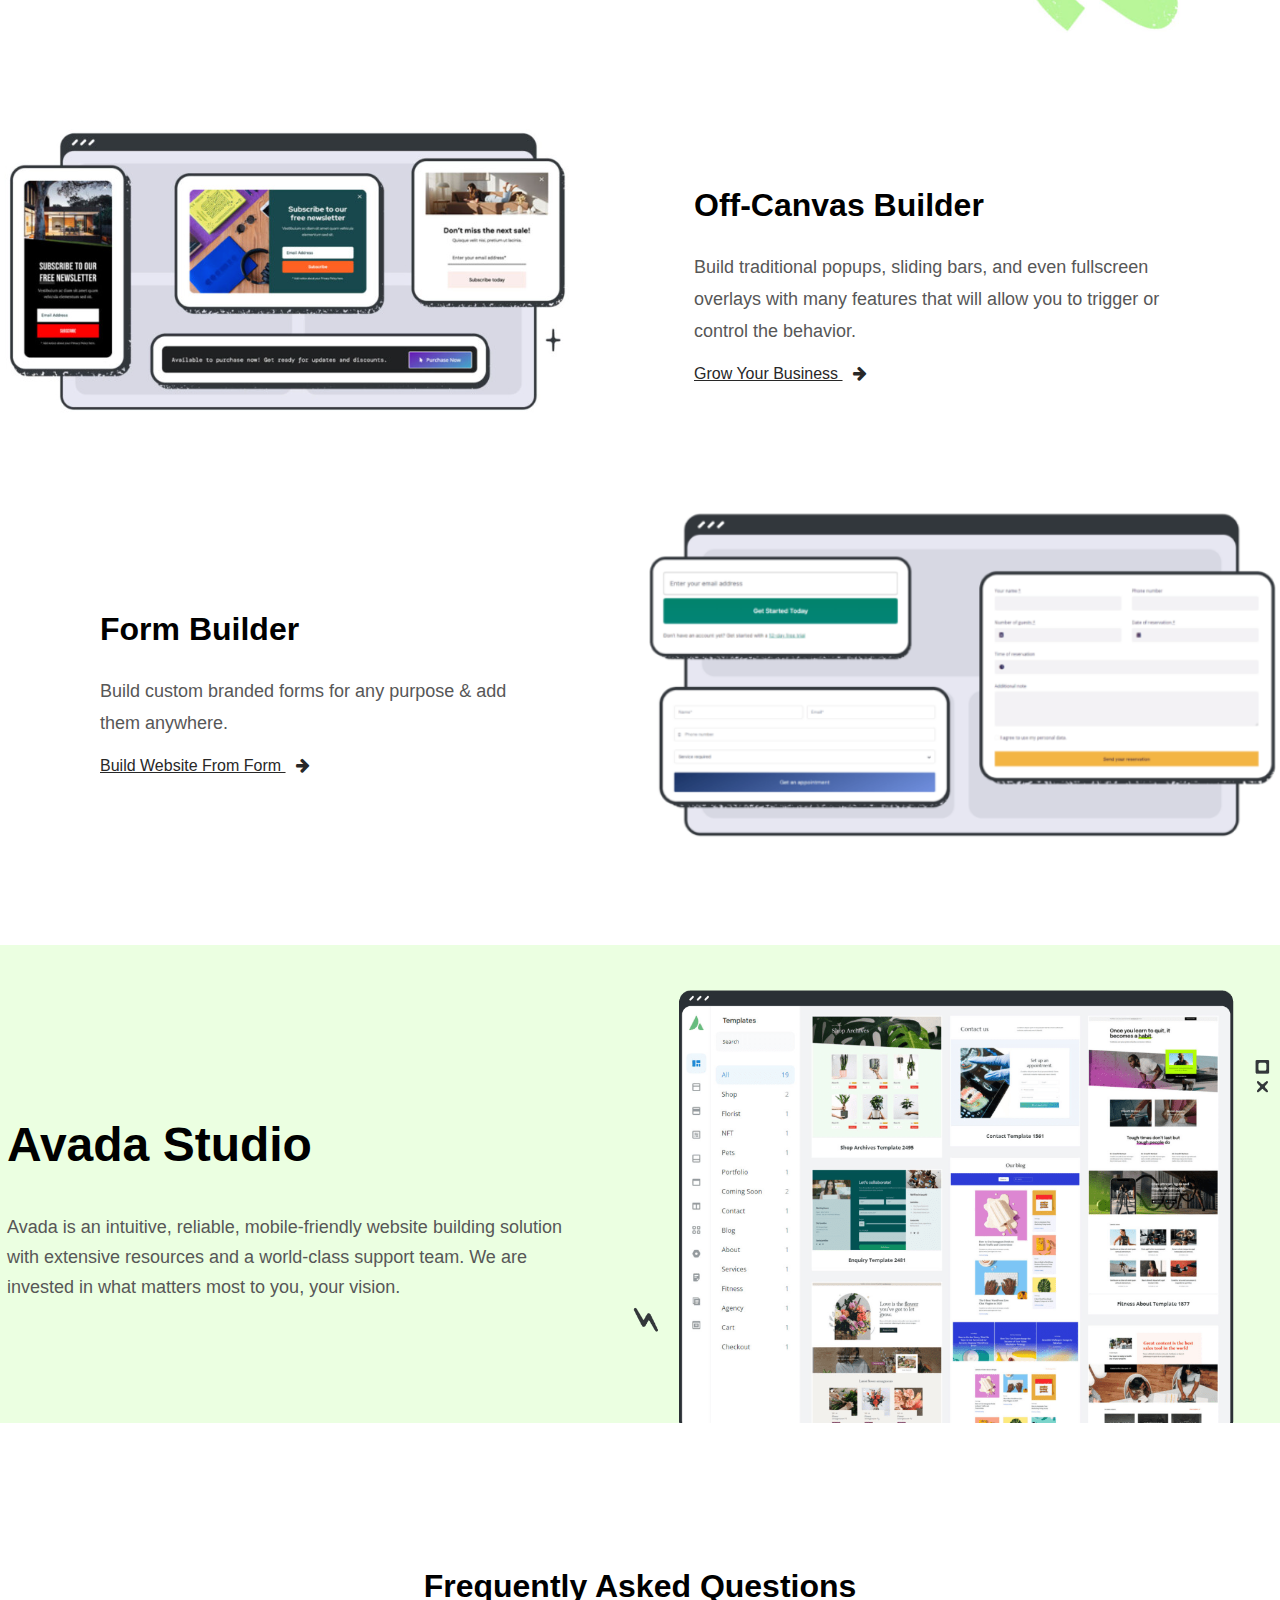
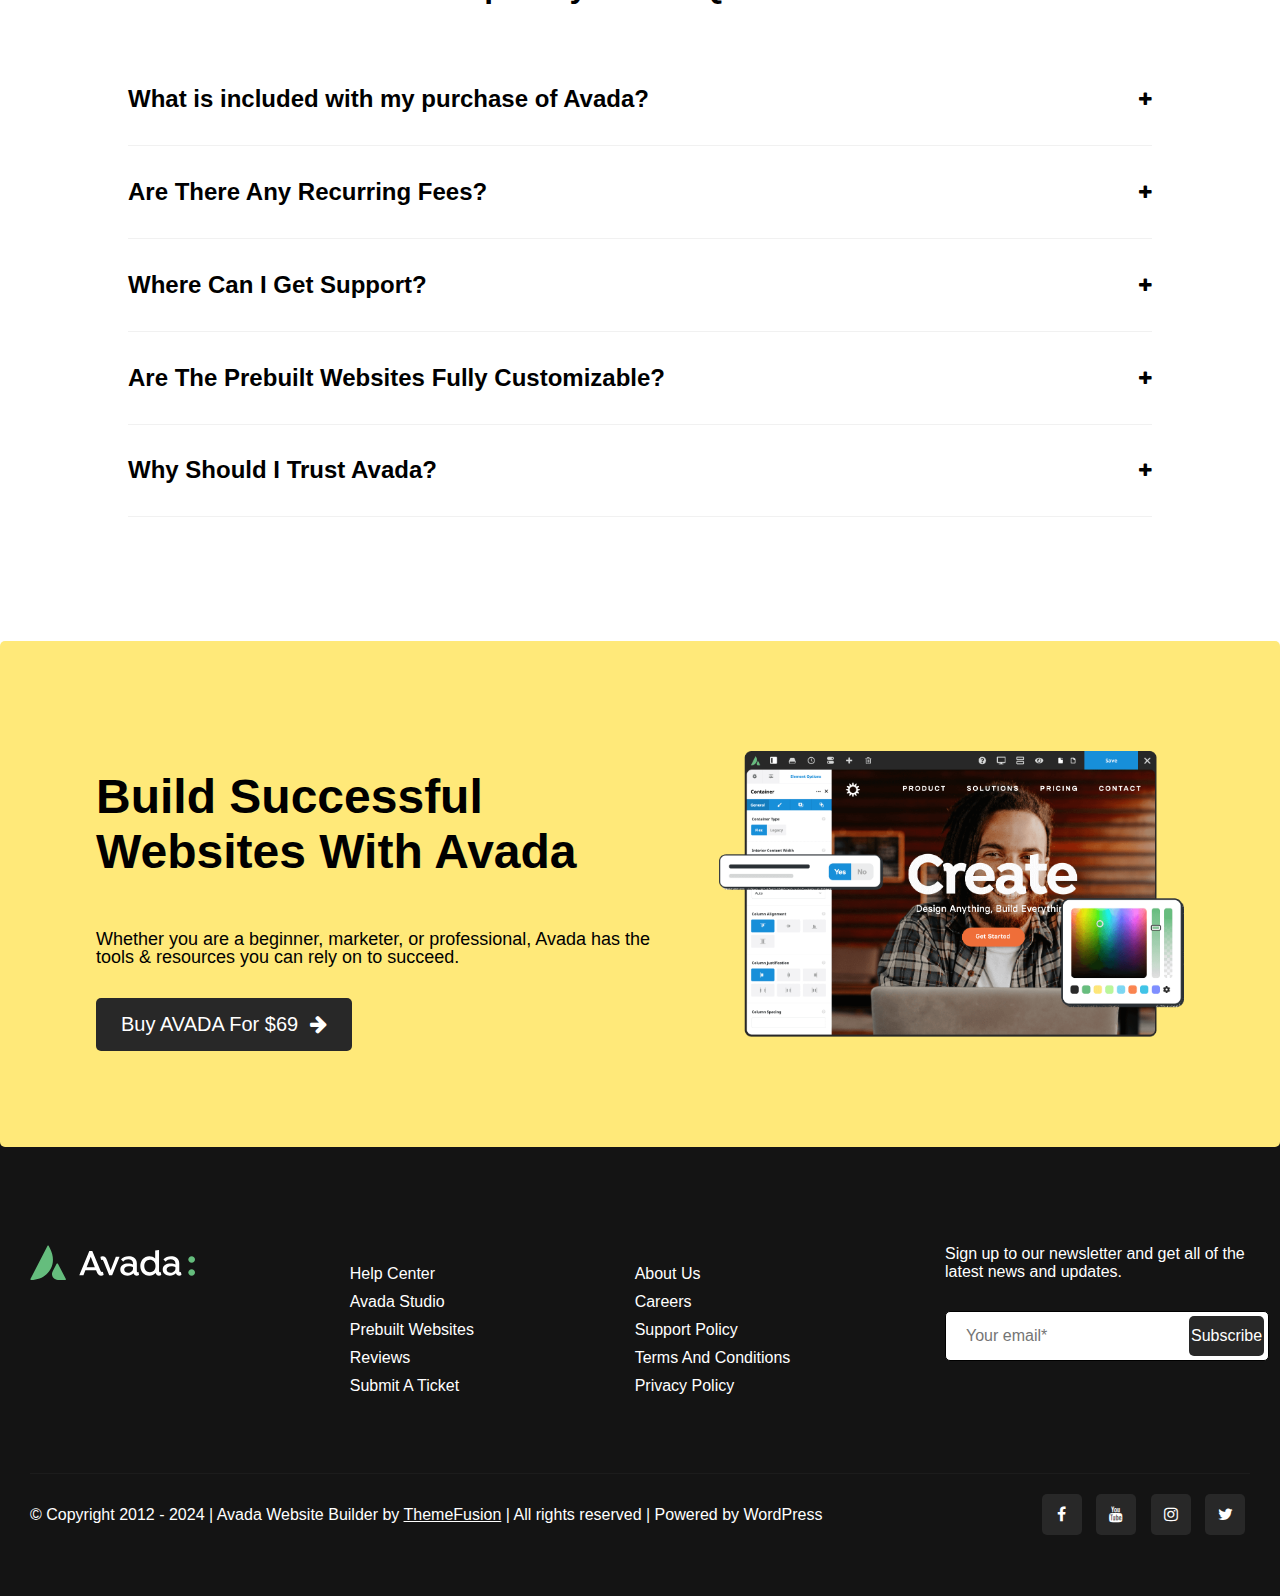
<file: avada-html&css/for-marketers.html>
<html>
    <Doctype>
        <head>
            <link rel="stylesheet" href="common-styles.css">
            <link rel="stylesheet" href="for-marketers-screen-style.css">
            <link rel="stylesheet" href="font-awesome/css/font-awesome.min.css">
            <meta name="viewport" content="width=device-width, initial-scale=1.0">
        </head>
        <body>
            <div class="center">
                <div class="header commonWidthOrganizer">
                    <a href="main.html"><img src="src/avada-logo-svg.svg" alt="logo" width="165px"></a>
                    <ul class="topNavBar">
                        <li class="topNavBarItem dropdown">
                            <a href="main.html">
                                <span>Avada </span>
                                <span><i class="fa fa-angle-down"></i></span>
                            </a>
                        </li>
                        <li class="topNavBarItem dropdown">
                            <a href="">
                                <span>Avada For </span>
                                <i class="fa fa-angle-down"></i>
                            </a>
                            <div class="dropdownContent bannerDropdown">
                                <a href="for-beginners.html" class="bannerDropdownCard beginnerBGColor">
                                    <span class="bannerDropdownCardTexts">
                                        <div class="bannerDropdownTitle">Beginners</div>
                                        <div class="bannerDropdownSubTitle">Create your own site with ease</div>
                                    </span>
                                    <img class="bannerDropdownCardImage" src="src/avada-for-beginners-menu.webp" alt="">
                                </a>
                                <a href="for-marketers.html" class="bannerDropdownCard marketersBGColor">
                                    <span class="bannerDropdownCardTexts">
                                        <div class="bannerDropdownTitle">Marketers</div>
                                        <div class="bannerDropdownSubTitle">Grow your business fast</div>
                                    </span>
                                    <img class="bannerDropdownCardImage" src="src/avada-for-marketers-menu.webp" alt="">
                                </a>
                                <a href="for-professionals.html" class="bannerDropdownCard professionalsBGColor">
                                    <span class="bannerDropdownCardTexts">
                                        <div class="bannerDropdownTitle">Professionals</div>
                                        <div class="bannerDropdownSubTitle">Optimize your project workflow</div>
                                    </span>
                                    <img class="bannerDropdownCardImage" src="src/avada-for-professionals-menu.webp" alt="">
                                </a>
                            </div>
                        </li>
                        <li class="topNavBarItem"><a href="">Hosting</a></li>
                        <li class="topNavBarItem"><a href="">Customization</a></li>
                        <li class="topNavBarItem dropdown">
                            <a href="">
                                <span>Resources </span>
                                <i class="fa fa-angle-down"></i>
                            </a>
                            <div class="dropdownContent listDropdown">
                                <span class="listDropdownCard">
                                    <a href="">
                                        <div class="listDropdownCardText">
                                            <div class="listDropdownTitle"><i class="fa fa-question-circle buttonIconRight"></i>Help Center</div>
                                            <div class="listDropdownSubTitle">Avada documentation & help</div>
                                        </div>
                                    </a>
                                </span>
                                <span class="listDropdownCard">
                                    <a href="">
                                        <div class="listDropdownCardText">
                                            <div class="listDropdownTitle"><i class="fa fa-play-circle buttonIconRight"></i>Video Tutorials</div>
                                            <div class="listDropdownSubTitle">For beginners & Professionals</div>
                                        </div>`
                                    </a>
                                </span>
                                <span class="listDropdownCard">
                                    <a href="">
                                        <div class="listDropdownCardText">
                                            <div class="listDropdownTitle"><i class="fa fa-facebook-square buttonIconRight"></i>Community</div>
                                            <div class="listDropdownSubTitle">Sharing Avada knowledge</div>
                                        </div>
                                    </a>
                                </span>
                                <span class="listDropdownCard">
                                    <a href="">
                                        <div class="listDropdownCardText">
                                            <div class="listDropdownTitle"><i class="fa fa-file-text buttonIconRight"></i>Blog</div>
                                            <div class="listDropdownSubTitle">The latest Avada News</div>
                                        </div>
                                    </a>
                                </span>
                            </div>
                        </li>
                    </ul>
                    <a class="roundedCornerBorderButton" href="">

                        <span>My Avada</span>
                    </a>
                </div>
                <div class="initialBannerSection">
                    <img src="src/marketers-3.jpg" alt="testimonial image">
                    <div class="initialBannerDescription">
                        <div class="preTitle">Avada Is For Marketers</div>
                        <h1>Generate Leads & Conversions</h1>
                        <p>Design & build branded websites, including targeted content layouts, that perfectly align with your inbound marketing strategies.</p>
                        <a class="roundedCornerBorderButton" href="">
                            <span>Buy AVADA For $69</span>
                            <i class="fa fa-arrow-right"></i>
                        </a>
                    </div>
                </div>
                <div class="featuresGrid commonWidthOrganizer">
                    <div class="iconBanner">
                        <i class="fa fa-legal fa-2x"></i>
                        <div class="titleAndCaption">
                            <h2>Design Freedom</h2>
                            <p>Design unique websites & content that aligns with your marketing goals to convert leads into sales.</p>
                            <span>Take Control Over Design</span>
                        </div>
                    </div>
                    <div class="iconBanner">
                        <i class="fa fa-tablet fa-2x"></i>
                        <div class="titleAndCaption">
                            <h2>Create Any Website, Fast!</h2>
                            <p>Avada is highly flexible, with an intuitive Drag & Drop interface that gives you absolute design control.</p>
                            <span>Build Custom Websites</span>
                        </div>
                    </div>
                    <div class="iconBanner">
                        <i class="fa fa-shopping-cart fa-2x"></i>
                        <div class="titleAndCaption">
                            <h2>Launch Websites That Sell</h2>
                            <p>Set up an online store with only a few clicks, & customize the storefront & product layouts with ease.</p>
                            <span>Grow your business</span>
                        </div>
                    </div>
                </div>
                <div class="designFreedomSection">
                    <div class="content commonWidthOrganizer">
                        <div class="titleAndCaption">
                            <h1>Design Freedom</h1>
                            <p>You have total control over the creative process to elevate the website’s brand message above the competition.</p>
                        </div>
                        <img srcset="src/build-fast-live-visual-builder-200x139.png 200w, src/build-fast-live-visual-builder-400x278.png 400w, src/build-fast-live-visual-builder-600x417.png 600w, src/build-fast-live-visual-builder-800x556.webp 800w, src/build-fast-live-visual-builder-1200x833.png 1200w, src/build-fast-live-visual-builder.png 2880w" alt="">
                        <div class="titleAndCaption">
                            <h2>Intuitive Visual Drag & Drop Website Builder</h2>
                            <p>Avada’s visual workflow & layout options will give you the confidence to manage your website’s content on the fly.</p>
                        </div>
                        <div class="grid">
                            <div class="featuresBanner">
                                <img srcset="src/complete-creative-design-freedom-200x142.png 200w, src/complete-creative-design-freedom-400x285.png 400w, src/complete-creative-design-freedom-600x427.png 600w, src/complete-creative-design-freedom-800x569.webp 800w, src/complete-creative-design-freedom.webp 1200w" alt="Creative Freedom">
                                <h3>120+ Design & Layout Elements</h3>
                                <p>Tools that make it possible for you to convey your brands’ message accurately & no coding knowledge is required.</p>
                            </div>
                            <div class="featuresBanner">
                                <img srcset="src/design-anything-build-everything-200x158.png 200w, src/design-anything-build-everything-400x315.png 400w, src/design-anything-build-everything-600x473.png 600w, src/design-anything-build-everything-800x630.webp 800w, src/design-anything-build-everything.webp 1198w" alt="Creative Freedom">
                                <h3>Design Anything & Build Everything</h3>
                                <p>Align your website with your inbound marketing strategy & turn potential customers into repeat customers.</p>
                            </div>
                        </div>
                    </div>
                </div>

                <div class="createFastSection commonWidthOrganizer">
                    <div class="titleAndCaption">
                        <h2>Create Any Website, Fast!</h2>
                        <p>Prebuilt websites & content, options to build the layouts you want, extensive help resources & world-class support will guarantee an efficient workflow to save you time.</p>
                    </div>
                    <div class="featuresGrid">
                        <div class="featuresBanner">
                            <img srcset="src/launch-2@2x-200x123.jpg 200w, src/launch-2@2x-400x245.jpg 400w, src/launch-2@2x-600x368.jpg 600w, src/launch-2@2x-800x491.jpg 800w, src/launch-2@2x.jpg 1102w" alt="Creative Freedom">
                            <h3>Prebuilt Websites & Content</h3>
                            <p>Prebuilt resources are designed to save you time, providing your workflow with an extensive library of style & design choices. </p>
                        </div>
                        <div class="featuresBanner">
                            <img srcset="src/no-coding-3-200x123.jpg 200w, src/no-coding-3-400x245.jpg 400w, src/no-coding-3-600x368.jpg 600w, src/no-coding-3-800x491.jpg 800w, src/no-coding-3.jpg 1102w" alt="Creative Freedom">
                            <h3>No Coding Knowledge Required</h3>
                            <p>Years of evolution guarantee that Avada’s website building tools are intuitive, with an extensive range of options.</p>
                        </div>
                        <div class="featuresBanner">
                            <img srcset="src/support-8-200x143.jpg 200w, src/support-8-400x287.jpg 400w, src/support-8-600x430.jpg 600w, src/support-8-800x574.jpg 800w, src/support-8.jpg 1090w" alt="Creative Freedom">
                            <h3>World-Class Support</h3>
                            <p>Our team focuses on building long-term professional relationships with our customers that you can rely on & trust.</p>
                        </div>
                    </div>
                </div>

                <div class="launchWebsiteToSellSection commonWidthOrganizer">
                    <div class="titleAndCaption">
                        <h2>Create Any Website, Fast!</h2>
                        <p>Prebuilt websites & content, options to build the layouts you want, extensive help resources & world-class support will guarantee an efficient workflow to save you time.</p>
                    </div>
                    <div class="builderBanner">
                        <div class="titleAndCaption">
                            <h2>Online Store Builder</h2>
                            <p>Design bespoke storefronts & product pages that will increase engagement for new and returning customers.</p>
                            <a href=""><span>Build Your Store <i class="fa fa-arrow-right"></i></span></a>
                        </div>
                        <img src="src/woocomerce.png" alt="ONline Store Builder">
                    </div>
                    <div class="builderBanner">
                        <img src="src/off-canvas.png" alt="ONline Store Builder">
                        <div class="titleAndCaption">
                            <h2>Off-Canvas Builder</h2>
                            <p>Build traditional popups, sliding bars, and even fullscreen overlays with many features that will allow you to trigger or control the behavior.</p>
                            <a href=""><span>Grow Your Business <i class="fa fa-arrow-right"></i></span></a>
                        </div>
                    </div>
                    <div class="builderBanner">
                        <div class="titleAndCaption">
                            <h2>Form Builder</h2>
                            <p>Build custom branded forms for any purpose & add them anywhere.</p>
                            <a href=""><span>Build Website From Form <i class="fa fa-arrow-right"></i></span></a>
                        </div>
                        <img src="src/form-builder.png" alt="ONline Store Builder">
                    </div>
                </div>
              
                <div class="avadaStudio center">
                    <div class="content commonWidthOrganizer">
                        <div class="caption">
                            <div class="titleAndCaption">
                                <h2>Avada Studio</h2>
                                <p>Avada is an intuitive, reliable, mobile-friendly website building solution with extensive resources and a world-class support team. We are invested in what matters most to you, your vision.</p>
                            </div>
                        </div>
                        <div class="picture">
                            <img srcset="src/avada-studio-200x140.png 200w, src/avada-studio-400x280.png 400w, src/avada-studio-600x420.png 600w, src/avada-studio-800x560.png 800w, src/avada-studio.webp 1026w" alt="avada studio">
                        </div>
                    </div>
                </div>


                
                <div class="faqSection commonWidthOrganizer">
                    <h1>Frequently Asked Questions</h1>
                    <div class="faqQuestionCard">
                        <h4 class="faqTitle">What is included with my purchase of Avada?</h4>
                        <i class="fa fa-plus"></i>
                    </div>
                    <div class="faqQuestionCard">
                        <h4 class="faqTitle">Are There Any Recurring Fees?</h4>
                        <i class="fa fa-plus"></i>
                    </div>
                    <div class="faqQuestionCard">
                        <h4 class="faqTitle">Where Can I Get Support?</h4>
                        <i class="fa fa-plus"></i>
                    </div>
                    <div class="faqQuestionCard">
                        <h4 class="faqTitle">Are The Prebuilt Websites Fully Customizable?</h4>
                        <i class="fa fa-plus"></i>
                    </div>
                    <div class="faqQuestionCard">
                        <h4 class="faqTitle">Why Should I Trust Avada?</h4>
                        <i class="fa fa-plus"></i>
                    </div>
                </div>
                <div class="footerSection">
                    <div class="buyAvadaSection commonWidthOrganizer">
                            <div class="buyDescriptionColumn">
                                <h1>Build Successful Websites With Avada</h1>
                                <p>Whether you are a beginner, marketer, or professional, Avada has the tools & resources you can rely on to succeed.</p>
                                <a class="roundedCornerBorderButton" href="">
                                    <span>Buy AVADA For $69</span>
                                    <i class="fa fa-arrow-right"></i>
                                </a>
                            </div>
                            <div class="buyAvadaImage">
                                <img srcset="src/footer-cta-200x123.png 200w, src/footer-cta-400x246.png 400w, webp/footer-cta-600x369.png 600w, src/footer-cta-800x492.webp 800w, src/footer-cta-1200x738.webp 1200w, src/footer-cta.webp 1353w" 
                                alt="buy avada image">
                            </div>
                    </div>
                    <div class="footer">
                        <div class="links commonWidthOrganizer">
                            <img src="src/avada-logo-light-svg.svg" alt="logo" width="165px">
                            <div class="linksSection">
                                <a href="">Help Center</a>
                                <a href="">Avada Studio</a>
                                <a href="">Prebuilt Websites</a>
                                <a href="">Reviews</a>
                                <a href="">Submit A Ticket</a>
                            </div>
                            <div class="linksSection">
                                <a href="">About Us</a>
                                <a href="">Careers</a>
                                <a href="">Support Policy</a>
                                <a href="">Terms And Conditions</a>
                                <a href="">Privacy Policy</a>
                            </div>
                            <div class="newLetterSubscription">
                                <p>Sign up to our newsletter and get all of the latest news and updates.</p>
                                <div class="emailTextField">
                                  <input type="text" placeholder="Your email*">
                                  <a class="roundedCornerBorderButton" href="">
                                    <span>Subscribe</span>
                                </a>
                                </div>
                            </div>
                        </div>
                        <div class="divider commonWidthOrganizer"></div>
                        <div class="copyRightAndSocialMedia commonWidthOrganizer">
                            <span>© Copyright 2012 - 2024 | Avada Website Builder by <a href="https://avada.com/about-us/">ThemeFusion</a> | All rights reserved | Powered by WordPress</span>
                            <span class="socialMediaLinks">
                                <a class="socialMediaButton" href="https://www.facebook.com/ThemeFusion-101565403356430/"><i class="fa fa-facebook"></i></a>
                                <a class="socialMediaButton" href="https://www.facebook.com/ThemeFusion-101565403356430/"><i class="fa fa-youtube"></i></a>
                                <a class="socialMediaButton" href="https://www.facebook.com/ThemeFusion-101565403356430/"><i class="fa fa-instagram"></i></a>
                                <a class="socialMediaButton" href="https://www.facebook.com/ThemeFusion-101565403356430/"><i class="fa fa-twitter"></i></a>
                            </span>
                        </div>
                    </div>
                </div>
            </div>
        </body>
    </Doctype>
</html>
</file>
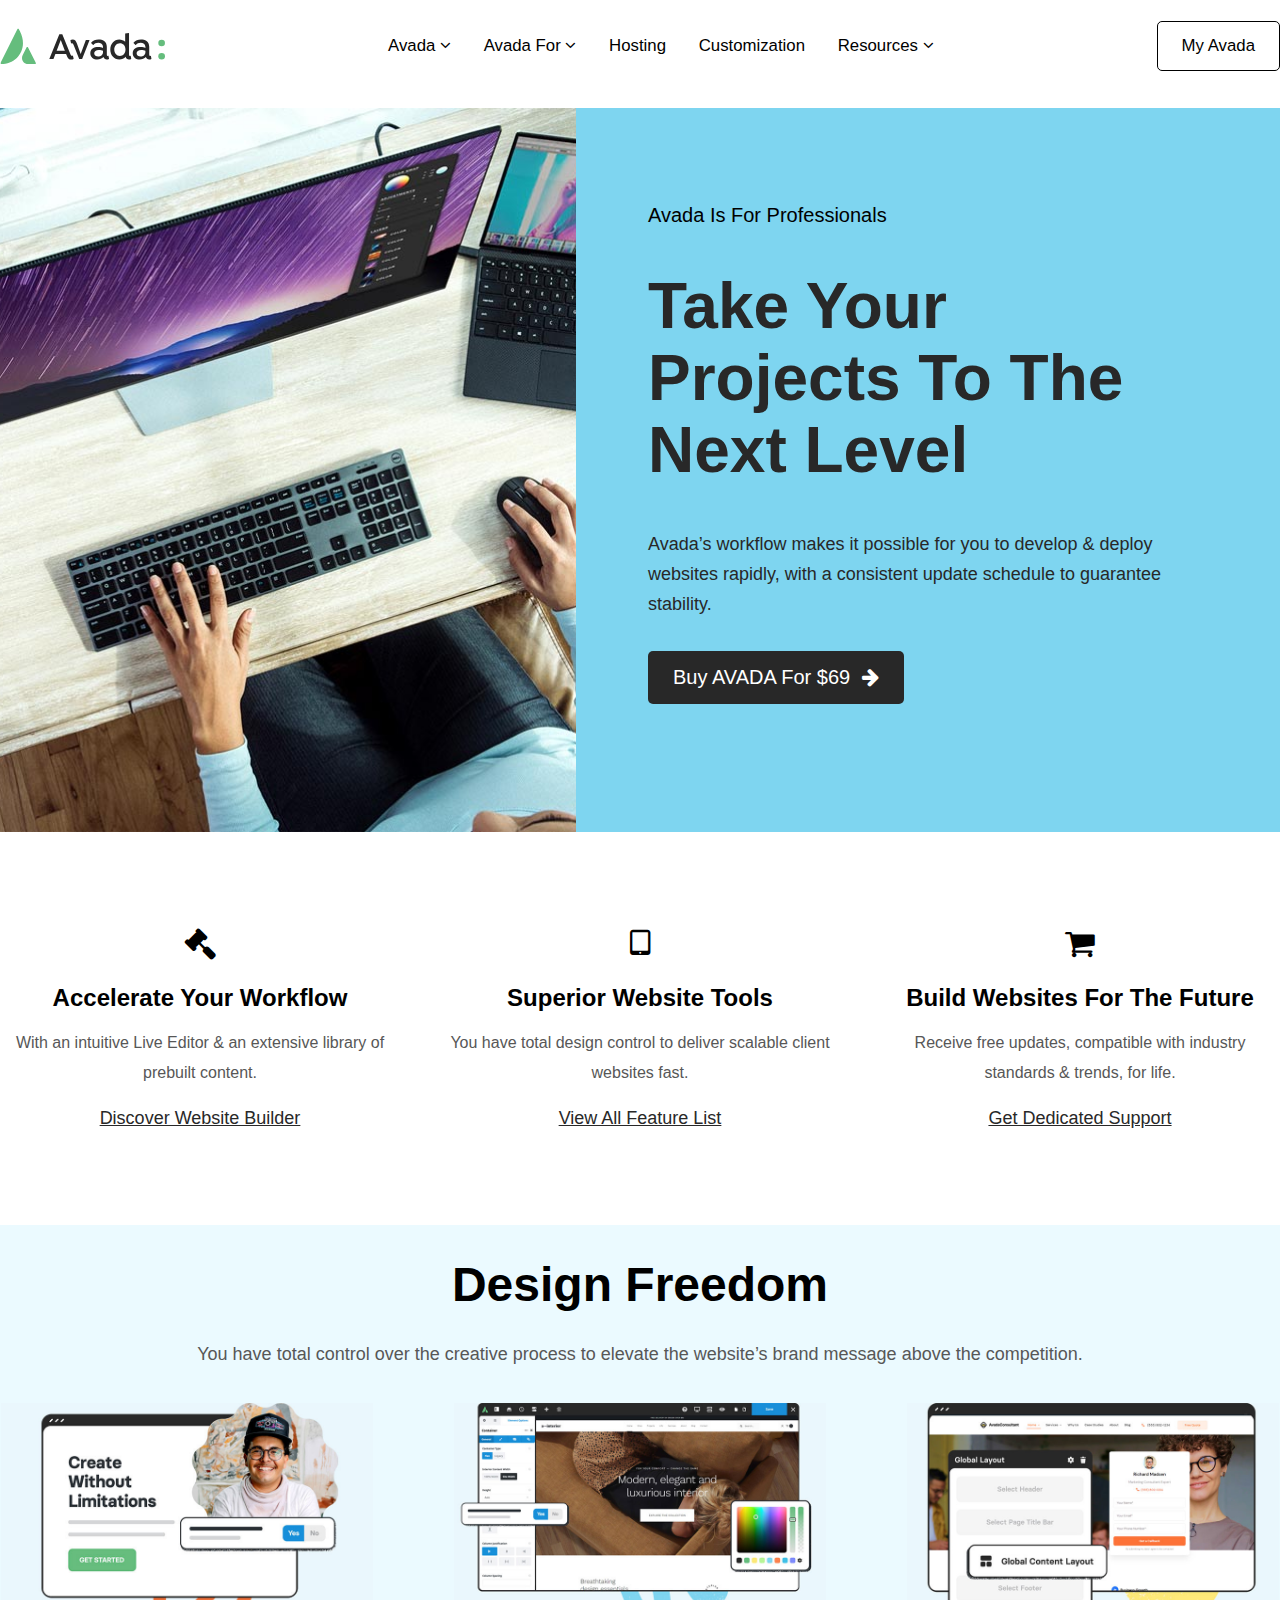
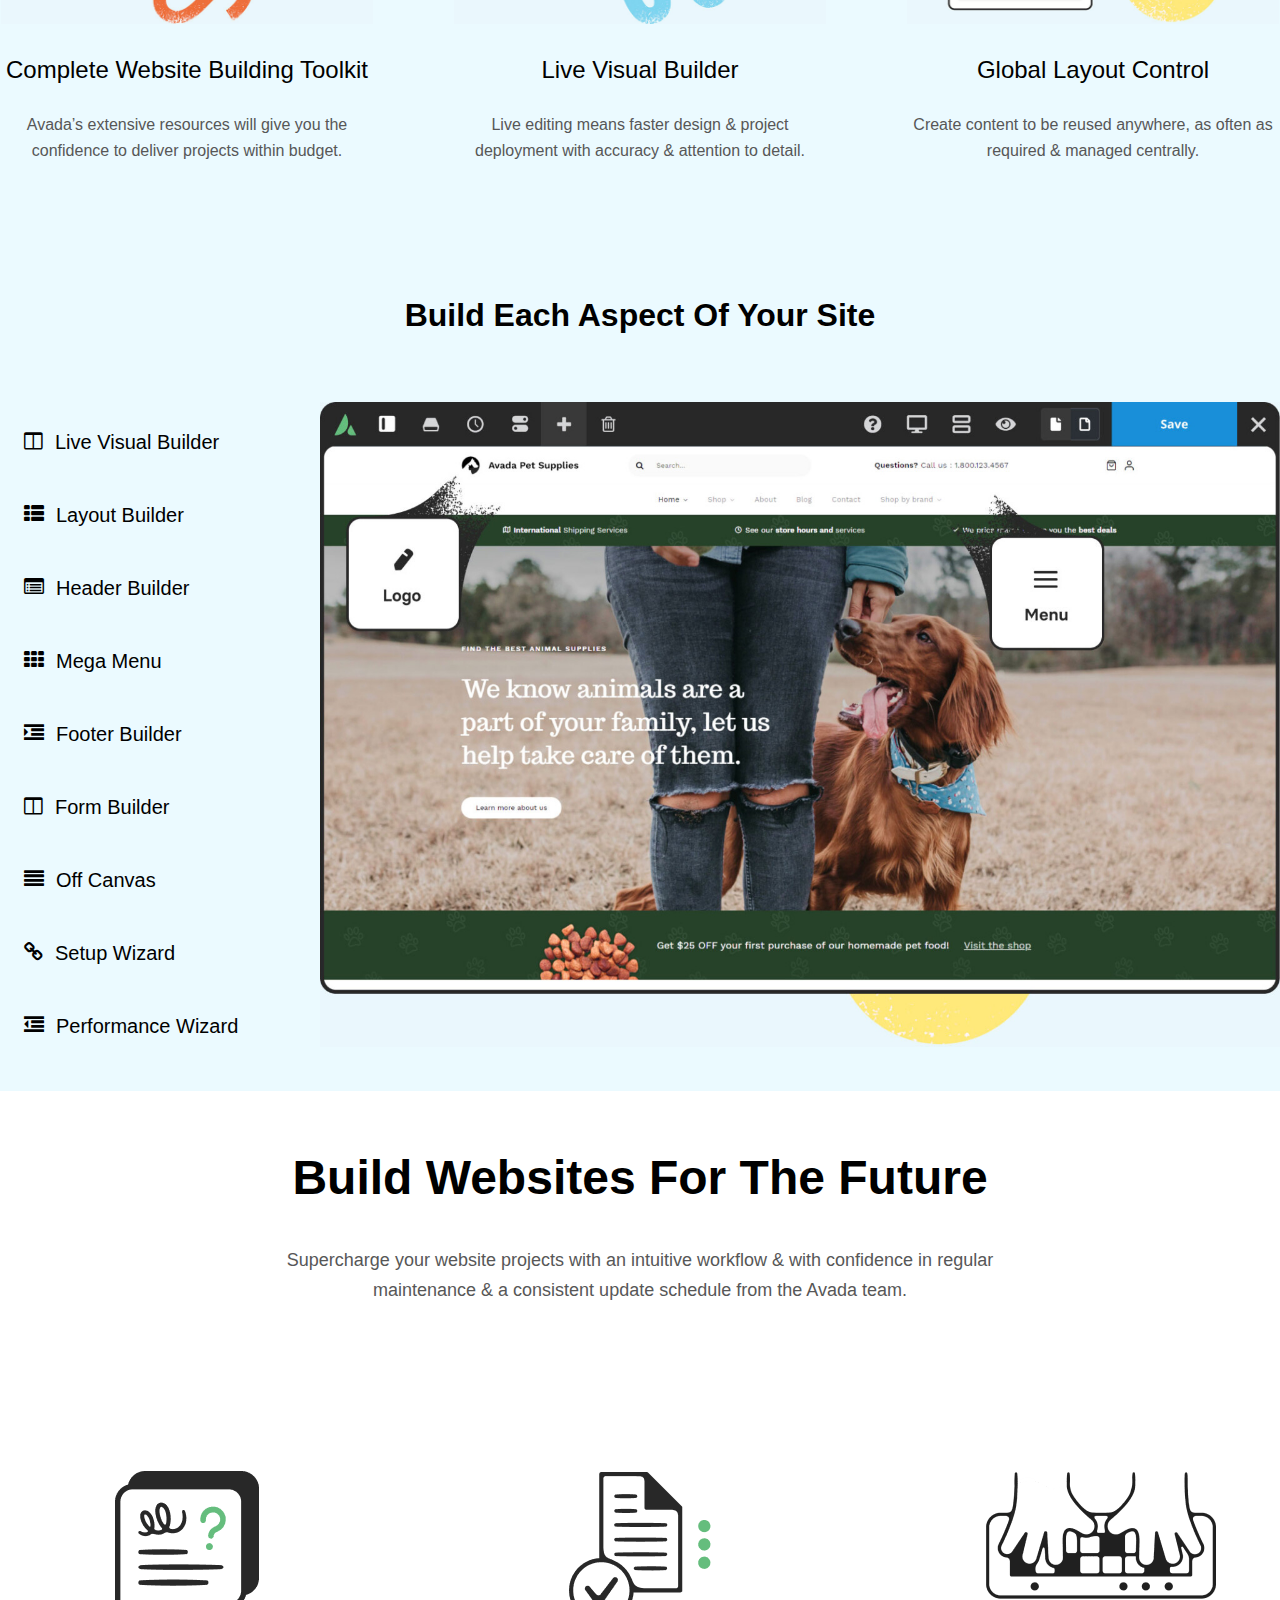
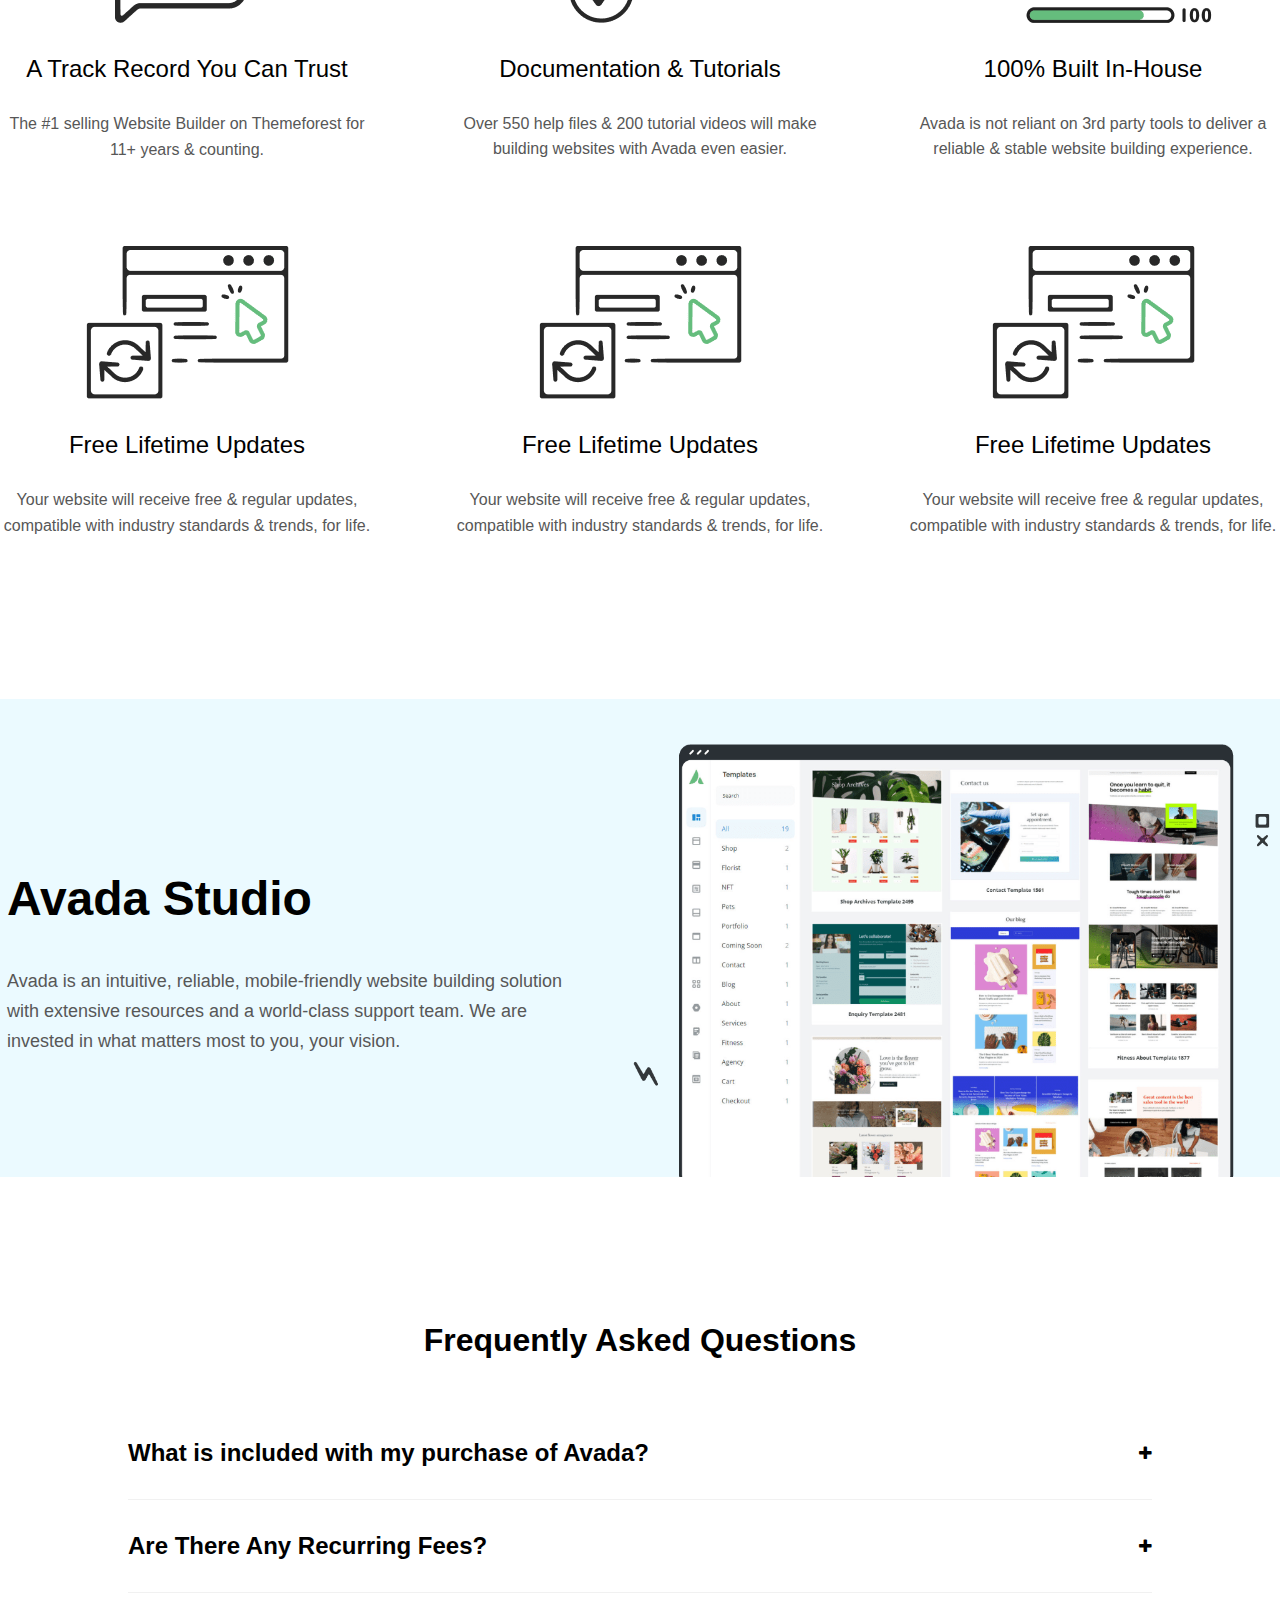
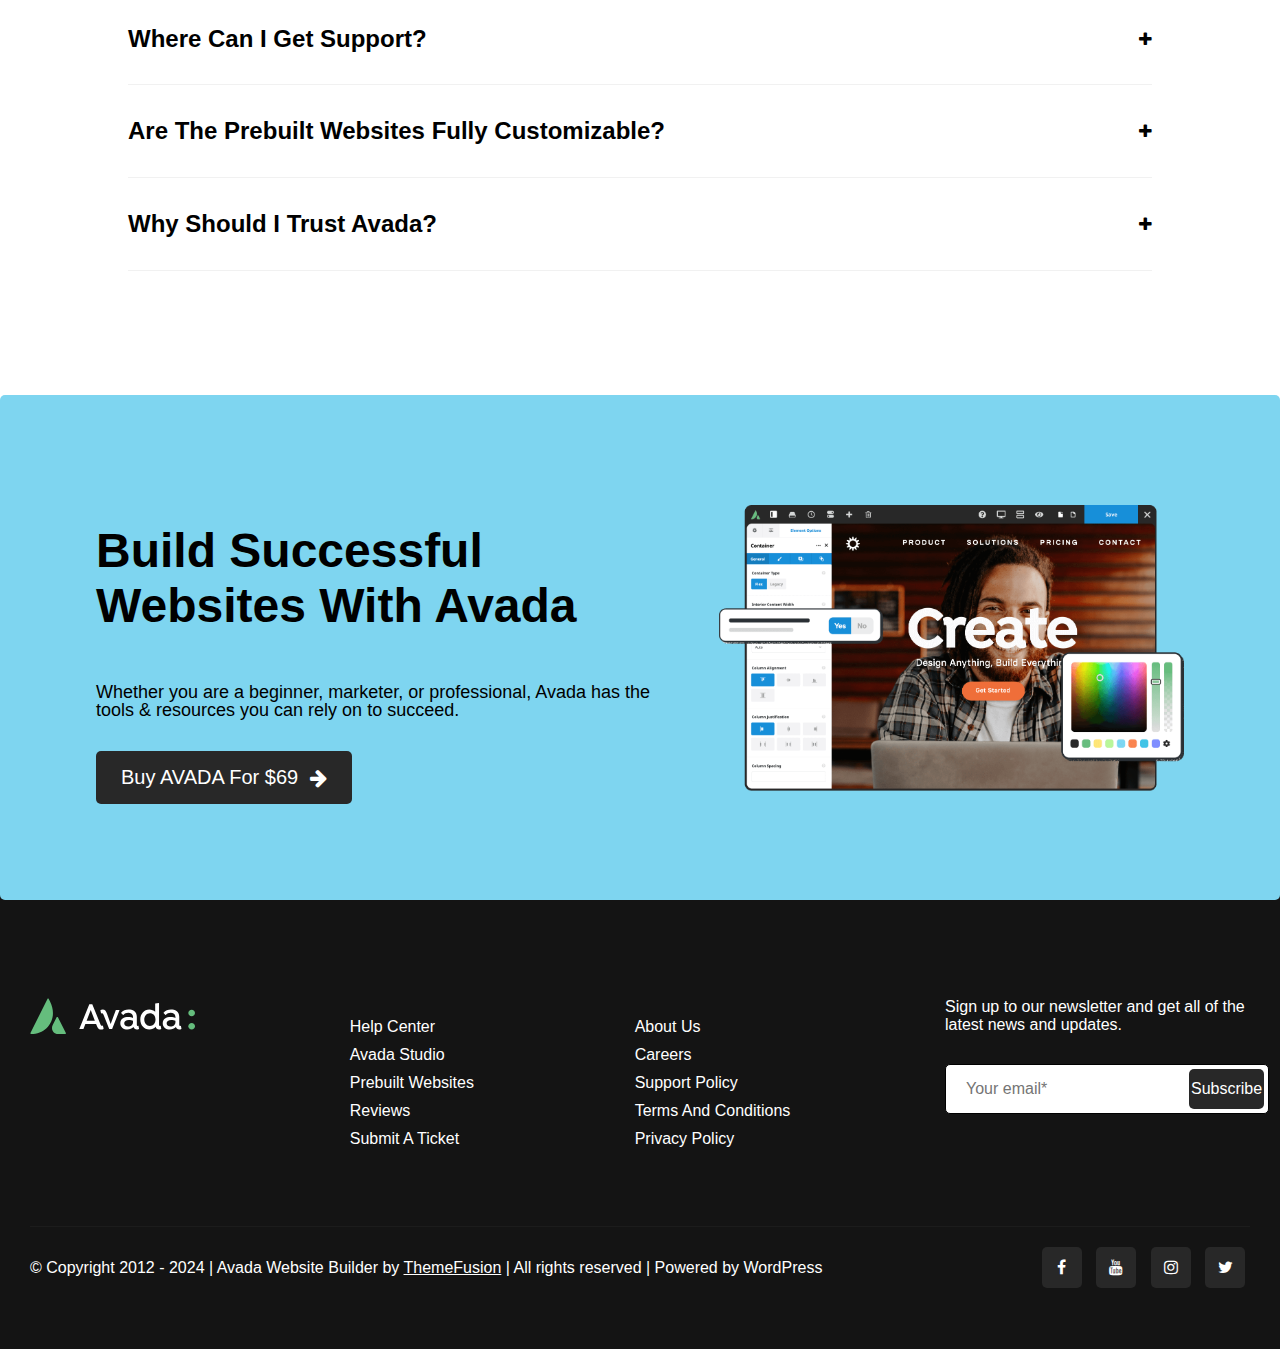
<file: avada-html&css/for-professionals.html>
<html>
    <Doctype>
        <head>
            <link rel="stylesheet" href="common-styles.css">
            <link rel="stylesheet" href="for-professionals-screen-style.css">
            <link rel="stylesheet" href="font-awesome/css/font-awesome.min.css">
            <meta name="viewport" content="width=device-width, initial-scale=1.0">
        </head>
        <body>
            <div class="center">
                <div class="header commonWidthOrganizer">
                    <a href="main.html"><img src="src/avada-logo-svg.svg" alt="logo" width="165px"></a>
                    <ul class="topNavBar">
                        <li class="topNavBarItem dropdown">
                            <a href="main.html">
                                <span>Avada </span>
                                <span><i class="fa fa-angle-down"></i></span>
                            </a>
                        </li>
                        <li class="topNavBarItem dropdown">
                            <a href="">
                                <span>Avada For </span>
                                <i class="fa fa-angle-down"></i>
                            </a>
                            <div class="dropdownContent bannerDropdown">
                                <a href="for-beginners.html" class="bannerDropdownCard beginnerBGColor">
                                    <span class="bannerDropdownCardTexts">
                                        <div class="bannerDropdownTitle">Beginners</div>
                                        <div class="bannerDropdownSubTitle">Create your own site with ease</div>
                                    </span>
                                    <img class="bannerDropdownCardImage" src="src/avada-for-beginners-menu.webp" alt="">
                                </a>
                                <a href="for-marketers.html" class="bannerDropdownCard marketersBGColor">
                                    <span class="bannerDropdownCardTexts">
                                        <div class="bannerDropdownTitle">Marketers</div>
                                        <div class="bannerDropdownSubTitle">Grow your business fast</div>
                                    </span>
                                    <img class="bannerDropdownCardImage" src="src/avada-for-marketers-menu.webp" alt="">
                                </a>
                                <a href="for-professionals.html" class="bannerDropdownCard professionalsBGColor">
                                    <span class="bannerDropdownCardTexts">
                                        <div class="bannerDropdownTitle">Professionals</div>
                                        <div class="bannerDropdownSubTitle">Optimize your project workflow</div>
                                    </span>
                                    <img class="bannerDropdownCardImage" src="src/avada-for-professionals-menu.webp" alt="">
                                </a>
                            </div>
                        </li>
                        <li class="topNavBarItem"><a href="">Hosting</a></li>
                        <li class="topNavBarItem"><a href="">Customization</a></li>
                        <li class="topNavBarItem dropdown">
                            <a href="">
                                <span>Resources </span>
                                <i class="fa fa-angle-down"></i>
                            </a>
                            <div class="dropdownContent listDropdown">
                                <span class="listDropdownCard">
                                    <a href="">
                                        <div class="listDropdownCardText">
                                            <div class="listDropdownTitle"><i class="fa fa-question-circle buttonIconRight"></i>Help Center</div>
                                            <div class="listDropdownSubTitle">Avada documentation & help</div>
                                        </div>
                                    </a>
                                </span>
                                <span class="listDropdownCard">
                                    <a href="">
                                        <div class="listDropdownCardText">
                                            <div class="listDropdownTitle"><i class="fa fa-play-circle buttonIconRight"></i>Video Tutorials</div>
                                            <div class="listDropdownSubTitle">For beginners & Professionals</div>
                                        </div>`
                                    </a>
                                </span>
                                <span class="listDropdownCard">
                                    <a href="">
                                        <div class="listDropdownCardText">
                                            <div class="listDropdownTitle"><i class="fa fa-facebook-square buttonIconRight"></i>Community</div>
                                            <div class="listDropdownSubTitle">Sharing Avada knowledge</div>
                                        </div>
                                    </a>
                                </span>
                                <span class="listDropdownCard">
                                    <a href="">
                                        <div class="listDropdownCardText">
                                            <div class="listDropdownTitle"><i class="fa fa-file-text buttonIconRight"></i>Blog</div>
                                            <div class="listDropdownSubTitle">The latest Avada News</div>
                                        </div>
                                    </a>
                                </span>
                            </div>
                        </li>
                    </ul>
                    <a class="roundedCornerBorderButton" href="">

                        <span>My Avada</span>
                    </a>
                </div>
                <div class="initialBannerSection">
                    <img src="src/professionals.jpg" alt="testimonial image">
                    <div class="initialBannerDescription">
                        <div class="preTitle">Avada Is For Professionals</div>
                        <h1>Take Your Projects To The Next Level</h1>
                        <p>Avada’s workflow makes it possible for you to develop & deploy websites rapidly, with a consistent update schedule to guarantee stability.</p>
                        <a class="roundedCornerBorderButton" href="">
                            <span>Buy AVADA For $69</span>
                            <i class="fa fa-arrow-right"></i>
                        </a>
                    </div>
                </div>
                <div class="featuresGrid commonWidthOrganizer">
                    <div class="iconBanner">
                        <i class="fa fa-legal fa-2x"></i>
                        <div class="titleAndCaption">
                            <h2>Accelerate Your Workflow</h2>
                            <p>With an intuitive Live Editor & an extensive library of prebuilt content.</p>
                            <span>Discover Website Builder</span>
                        </div>
                    </div>
                    <div class="iconBanner">
                        <i class="fa fa-tablet fa-2x"></i>
                        <div class="titleAndCaption">
                            <h2>Superior Website Tools</h2>
                            <p>You have total design control to deliver scalable client websites fast.</p>
                            <span>View All Feature List</span>
                        </div>
                    </div>
                    <div class="iconBanner">
                        <i class="fa fa-shopping-cart fa-2x"></i>
                        <div class="titleAndCaption">
                            <h2>Build Websites For The Future</h2>
                            <p>Receive free updates, compatible with industry standards & trends, for life.</p>
                            <span>Get Dedicated Support</span>
                        </div>
                    </div>
                </div>
                <div class="accelerateYourWorkflow">
                    <div class="content commonWidthOrganizer">
                        <div class="titleAndCaption">
                            <h1>Design Freedom</h1>
                            <p>You have total control over the creative process to elevate the website’s brand message above the competition.</p>
                        </div>
                        <div class="featuresGridList">
                            <div class="featuresBanner">
                                <img srcset="src/toolkit-10-200x118.jpg 200w, src/toolkit-10-400x237.jpg 400w, src/toolkit-10-600x355.jpg 600w, src/toolkit-10.jpg 790w" alt="prebuilt website">
                                <h3>Complete Website Building Toolkit</h3>
                                <p>Avada’s extensive resources will give you the confidence to deliver projects within budget.</p>
                            </div>
                            <div class="featuresBanner">
                                <img srcset="src/live-builder-2-200x118.jpg 200w, src/live-builder-2-400x237.jpg 400w, src/live-builder-2-600x355.jpg 600w, src/live-builder-2.jpg 790w" alt="Creative Freedom">
                                <h3>Live Visual Builder</h3>
                                <p>Live editing means faster design & project deployment with accuracy & attention to detail.</p>
                            </div>
                            <div class="featuresBanner">
                                <img srcset="src/website-builder-4-200x118.jpg 200w, src/website-builder-4-400x237.jpg 400w, src/website-builder-4-600x355.jpg 600w, src/website-builder-4.jpg 790w" alt="Creative Freedom">
                                <h3>Global Layout Control</h3>
                                <p>Create content to be reused anywhere, as often as required & managed centrally.</p>
                            </div>
                        </div>
                        <div class="builderSampleImagesSection">
                            <h1>Build Each Aspect Of Your Site</h1>
                            <div class="builderImagesList">
                                <ul class="list">
                                    <li>
                                        <a href="" class="listItem">
                                            <i class="fa fa-columns"></i>
                                            <span>Live Visual Builder</span>
                                        </a>
                                    </li>
                                    <li>
                                        <a href="" class="listItem">
                                            <i class="fa fa-th-list"></i>
                                            <span>Layout Builder</span>
                                        </a>
                                    </li>
                                    <li>
                                        <a href="" class="listItem">
                                            <i class="fa fa-list-alt"></i>
                                            <span>Header Builder</span>
                                        </a>
                                    </li>
                                    <li>
                                        <a href="" class="listItem">
                                            <i class="fa fa-th"></i>
                                            <span>Mega Menu</span>
                                        </a>
                                    </li>
                                    <li>
                                        <a href="" class="listItem">
                                            <i class="fa fa-indent"></i>
                                            <span>Footer Builder</span>
                                        </a>
                                    </li>
                                    <li>
                                        <a href="" class="listItem">
                                            <i class="fa fa-columns"></i>
                                            <span>Form Builder</span>
                                        </a>
                                    </li>
                                    <li>
                                        <a href="" class="listItem">
                                            <i class="fa fa-align-justify"></i>
                                            <span>Off Canvas</span>
                                        </a>
                                    </li>
                                    <li>
                                        <a href="" class="listItem">
                                            <i class="fa fa-chain"></i>
                                            <span>Setup Wizard</span>
                                        </a>
                                    </li>
                                    <li>
                                        <a href="" class="listItem">
                                            <i class="fa fa-outdent"></i>
                                            <span>Performance Wizard</span>
                                        </a>
                                    </li>
                                </ul>
                                <img srcset="src/header-builder-7-200x134.jpg 200w, src/header-builder-7-300x202.jpg 300w, src/header-builder-7-400x269.jpg 400w, src/header-builder-7-500x336.jpg 500w, src/header-builder-7-600x403.jpg 600w, src/header-builder-7-700x471.jpg 700w, src/header-builder-7-768x516.jpg 768w, src/header-builder-7-800x538.jpg 800w, src/header-builder-7-1024x689.jpg 1024w, src/header-builder-7-1200x807.jpg 1200w, src/header-builder-7-1536x1033.jpg 1536w, src/header-builder-7.jpg 1606w" alt="layout image" class="layoutBuilderImage">
                            </div>
                        </div>
                    </div>
                </div>
                <div class="webSiteForFuture commonWidthOrganizer">
                    <div class="titleAndCaption">
                        <h2>Build Websites For The Future</h2>
                        <p>Supercharge your website projects with an intuitive workflow & with confidence in regular maintenance & a consistent update schedule from the Avada team.</p>
                    </div>
                </div>
                <div class="featuresGrid commonWidthOrganizer">
                    <div class="featuresGridList">
                        <div class="featuresBanner">
                            <img src="src/world-class-support.webp" alt="World class support">
                            <h3>A Track Record You Can Trust</h3>
                            <p>The #1 selling Website Builder on Themeforest for 11+ years & counting.</p>
                        </div>
                        <div class="featuresBanner">
                            <img src="src/documentation.webp" alt="World class support">
                            <h3>Documentation & Tutorials</h3>
                            <p>Over 550 help files & 200 tutorial videos will make building websites with Avada even easier.</p>
                        </div>
                        <div class="featuresBanner">
                            <img src="src/built-in-house.webp" alt="World class support">
                            <h3>100% Built In-House</h3>
                            <p>Avada is not reliant on 3rd party tools to deliver a reliable & stable website building experience.</p>
                        </div>
                        <div class="featuresBanner">
                            <img src="src/free-updates.webp" alt="World class support">
                            <h3>Free Lifetime Updates</h3>
                            <p>Your website will receive free & regular updates, compatible with industry standards & trends, for life.</p>
                        </div>
                        <div class="featuresBanner">
                            <img src="src/free-updates.webp" alt="World class support">
                            <h3>Free Lifetime Updates</h3>
                            <p>Your website will receive free & regular updates, compatible with industry standards & trends, for life.</p>
                        </div>
                        <div class="featuresBanner">
                            <img src="src/free-updates.webp" alt="World class support">
                            <h3>Free Lifetime Updates</h3>
                            <p>Your website will receive free & regular updates, compatible with industry standards & trends, for life.</p>
                        </div>
                    </div>
                </div>
                <div class="avadaStudio center">
                    <div class="content commonWidthOrganizer">
                        <div class="caption">
                            <div class="titleAndCaption">
                                <h2>Avada Studio</h2>
                                <p>Avada is an intuitive, reliable, mobile-friendly website building solution with extensive resources and a world-class support team. We are invested in what matters most to you, your vision.</p>
                            </div>
                        </div>
                        <div class="picture">
                            <img srcset="src/avada-studio-200x140.png 200w, src/avada-studio-400x280.png 400w, src/avada-studio-600x420.png 600w, src/avada-studio-800x560.png 800w, src/avada-studio.webp 1026w" alt="avada studio">
                        </div>
                    </div>
                </div>
                <div class="faqSection commonWidthOrganizer">
                    <h1>Frequently Asked Questions</h1>
                    <div class="faqQuestionCard">
                        <h4 class="faqTitle">What is included with my purchase of Avada?</h4>
                        <i class="fa fa-plus"></i>
                    </div>
                    <div class="faqQuestionCard">
                        <h4 class="faqTitle">Are There Any Recurring Fees?</h4>
                        <i class="fa fa-plus"></i>
                    </div>
                    <div class="faqQuestionCard">
                        <h4 class="faqTitle">Where Can I Get Support?</h4>
                        <i class="fa fa-plus"></i>
                    </div>
                    <div class="faqQuestionCard">
                        <h4 class="faqTitle">Are The Prebuilt Websites Fully Customizable?</h4>
                        <i class="fa fa-plus"></i>
                    </div>
                    <div class="faqQuestionCard">
                        <h4 class="faqTitle">Why Should I Trust Avada?</h4>
                        <i class="fa fa-plus"></i>
                    </div>
                </div>
                <div class="footerSection">
                    <div class="buyAvadaSection commonWidthOrganizer">
                            <div class="buyDescriptionColumn">
                                <h1>Build Successful Websites With Avada</h1>
                                <p>Whether you are a beginner, marketer, or professional, Avada has the tools & resources you can rely on to succeed.</p>
                                <a class="roundedCornerBorderButton" href="">
                                    <span>Buy AVADA For $69</span>
                                    <i class="fa fa-arrow-right"></i>
                                </a>
                            </div>
                            <div class="buyAvadaImage">
                                <img srcset="src/footer-cta-200x123.png 200w, src/footer-cta-400x246.png 400w, webp/footer-cta-600x369.png 600w, src/footer-cta-800x492.webp 800w, src/footer-cta-1200x738.webp 1200w, src/footer-cta.webp 1353w" 
                                alt="buy avada image">
                            </div>
                    </div>
                    <div class="footer">
                        <div class="links commonWidthOrganizer">
                            <img src="src/avada-logo-light-svg.svg" alt="logo" width="165px">
                            <div class="linksSection">
                                <a href="">Help Center</a>
                                <a href="">Avada Studio</a>
                                <a href="">Prebuilt Websites</a>
                                <a href="">Reviews</a>
                                <a href="">Submit A Ticket</a>
                            </div>
                            <div class="linksSection">
                                <a href="">About Us</a>
                                <a href="">Careers</a>
                                <a href="">Support Policy</a>
                                <a href="">Terms And Conditions</a>
                                <a href="">Privacy Policy</a>
                            </div>
                            <div class="newLetterSubscription">
                                <p>Sign up to our newsletter and get all of the latest news and updates.</p>
                                <div class="emailTextField">
                                  <input type="text" placeholder="Your email*">
                                  <a class="roundedCornerBorderButton" href="">
                                    <span>Subscribe</span>
                                </a>
                                </div>
                            </div>
                        </div>
                        <div class="divider commonWidthOrganizer"></div>
                        <div class="copyRightAndSocialMedia commonWidthOrganizer">
                            <span>© Copyright 2012 - 2024 | Avada Website Builder by <a href="https://avada.com/about-us/">ThemeFusion</a> | All rights reserved | Powered by WordPress</span>
                            <span class="socialMediaLinks">
                                <a class="socialMediaButton" href="https://www.facebook.com/ThemeFusion-101565403356430/"><i class="fa fa-facebook"></i></a>
                                <a class="socialMediaButton" href="https://www.facebook.com/ThemeFusion-101565403356430/"><i class="fa fa-youtube"></i></a>
                                <a class="socialMediaButton" href="https://www.facebook.com/ThemeFusion-101565403356430/"><i class="fa fa-instagram"></i></a>
                                <a class="socialMediaButton" href="https://www.facebook.com/ThemeFusion-101565403356430/"><i class="fa fa-twitter"></i></a>
                            </span>
                        </div>
                    </div>
                </div>
            </div>
        </body>
    </Doctype>
</html>
</file>
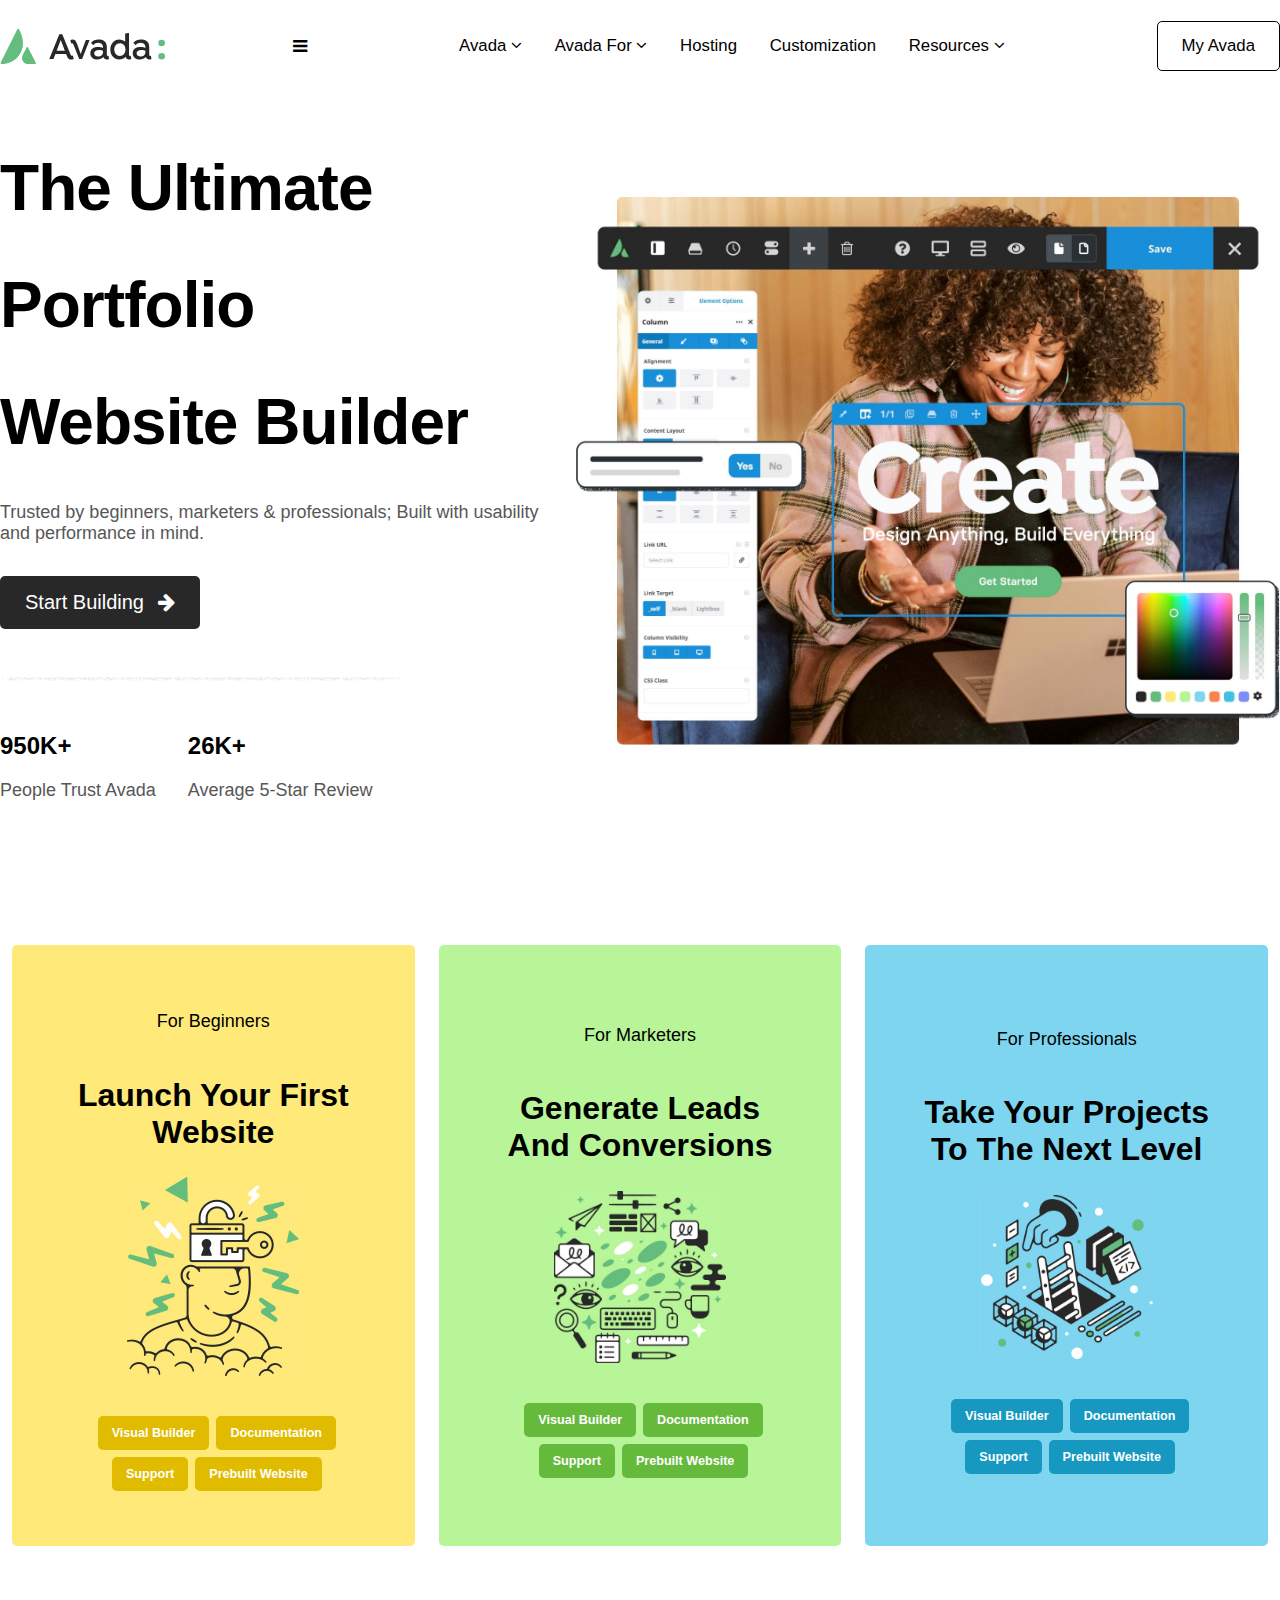
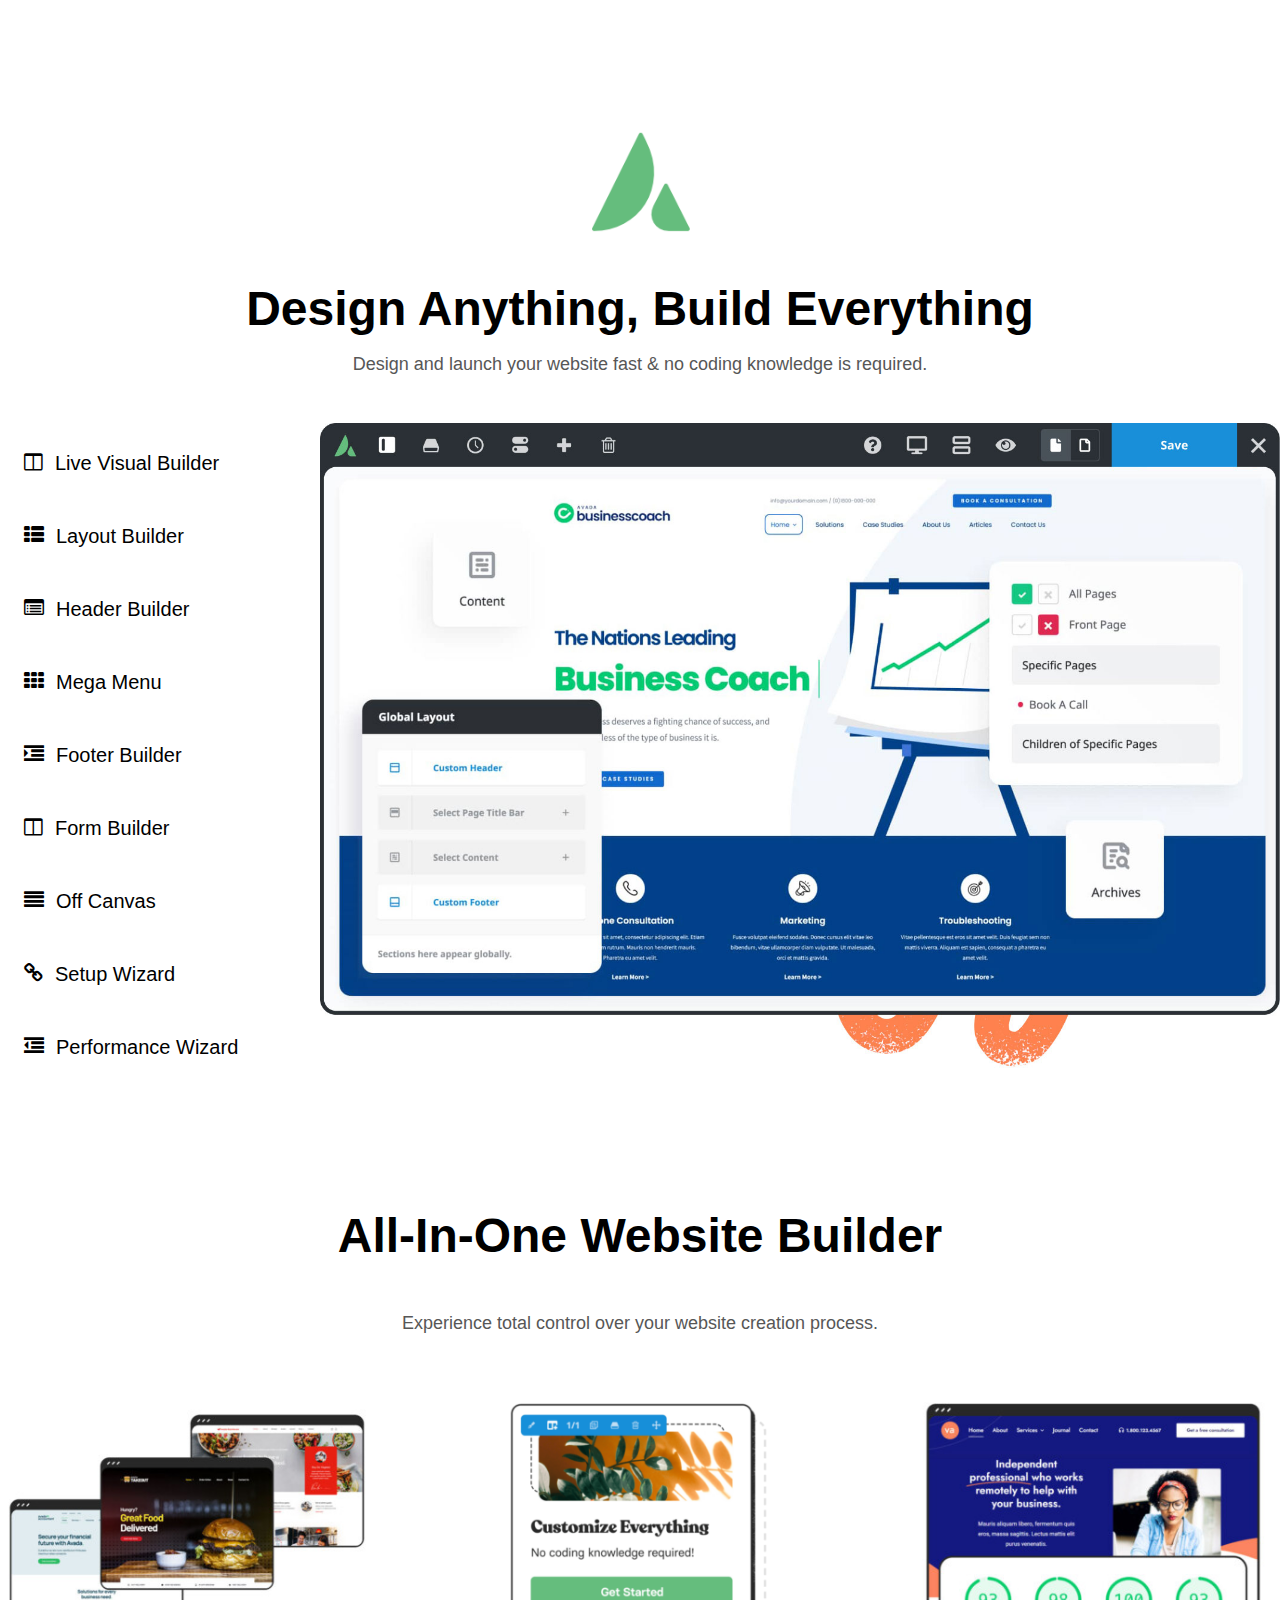
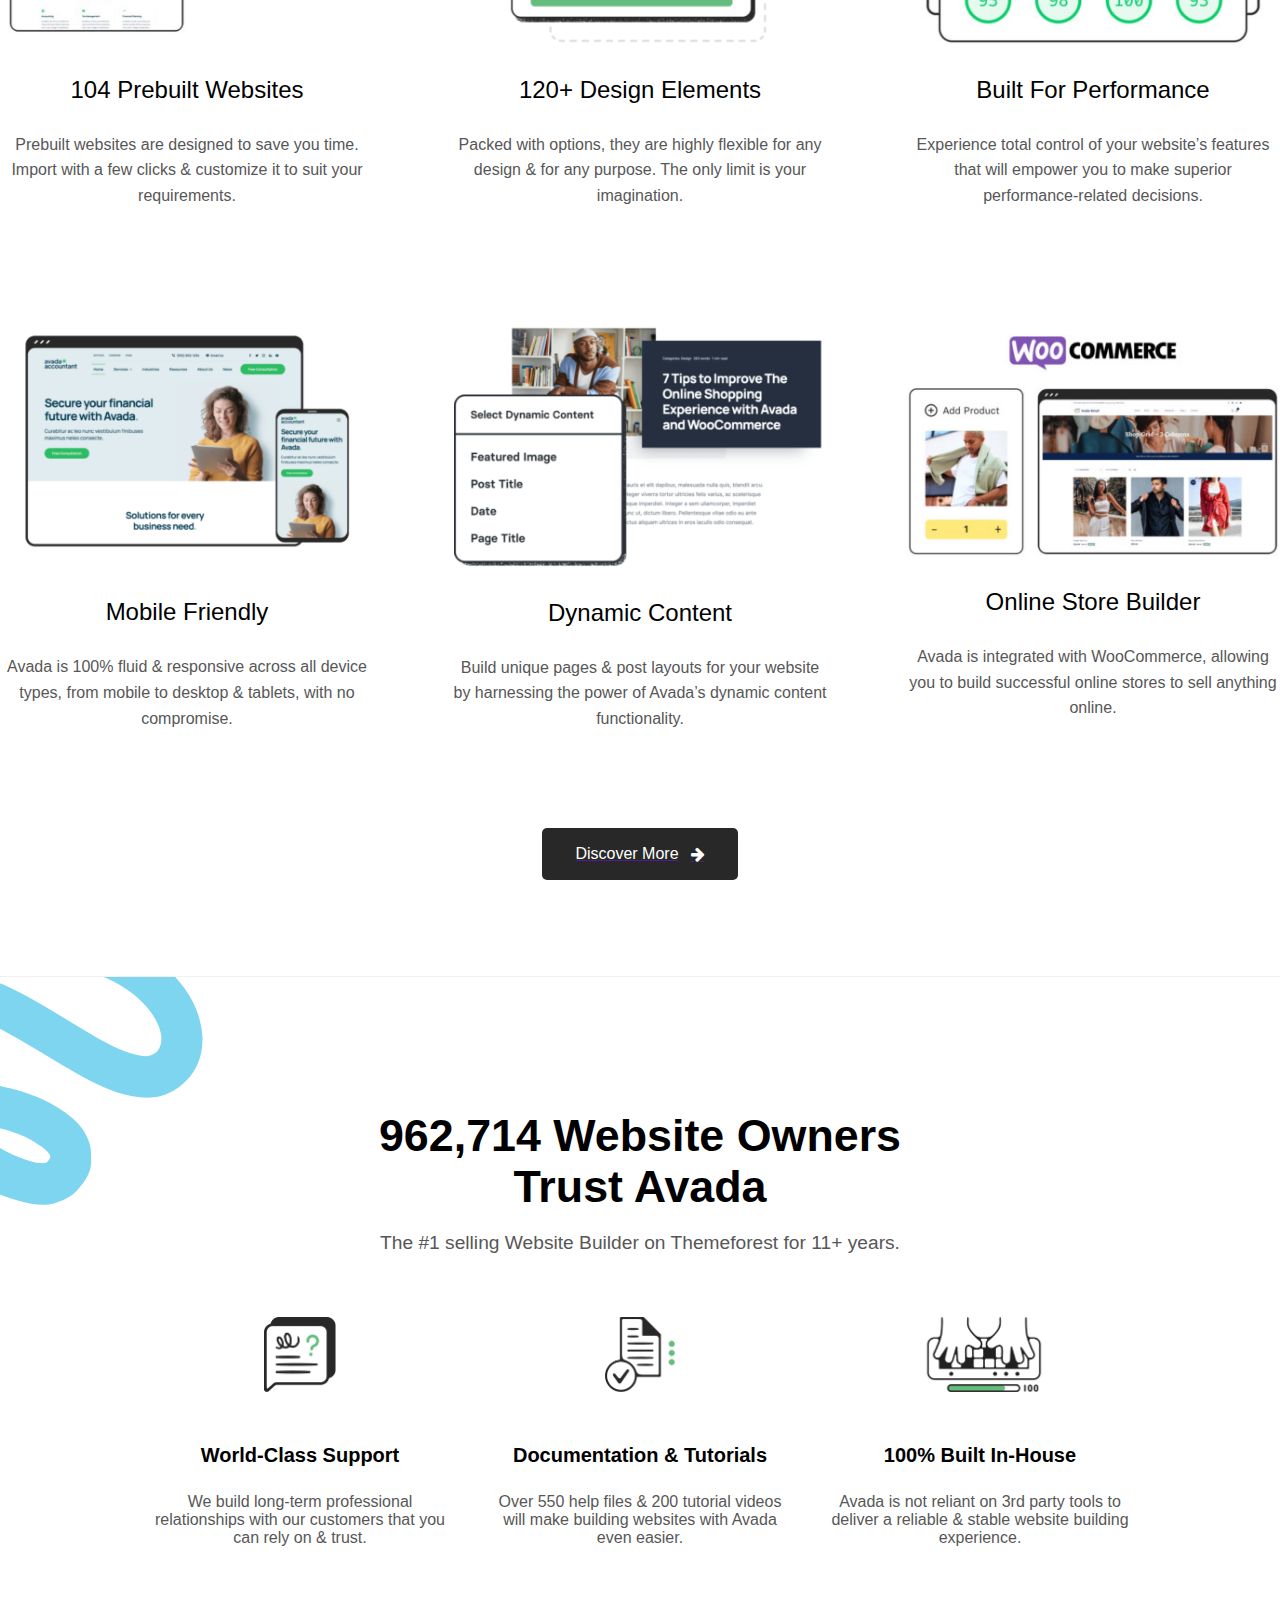
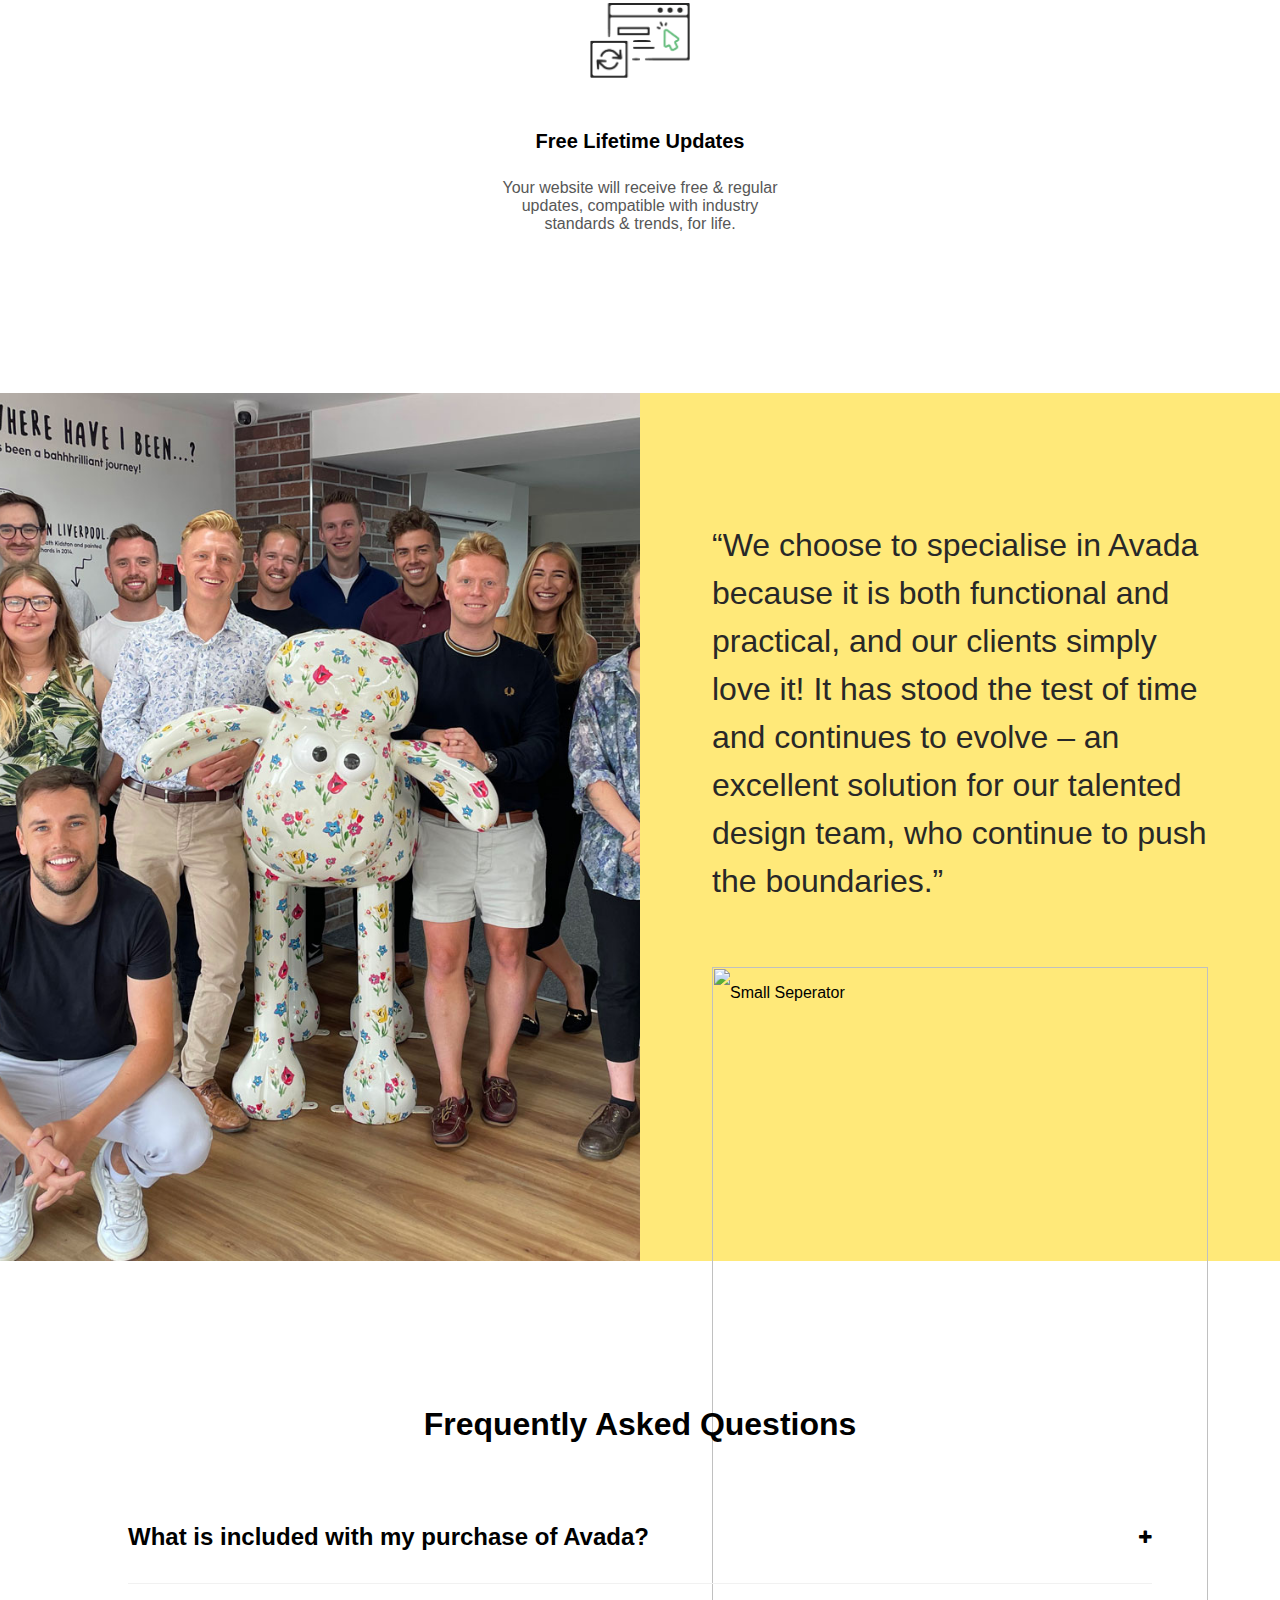
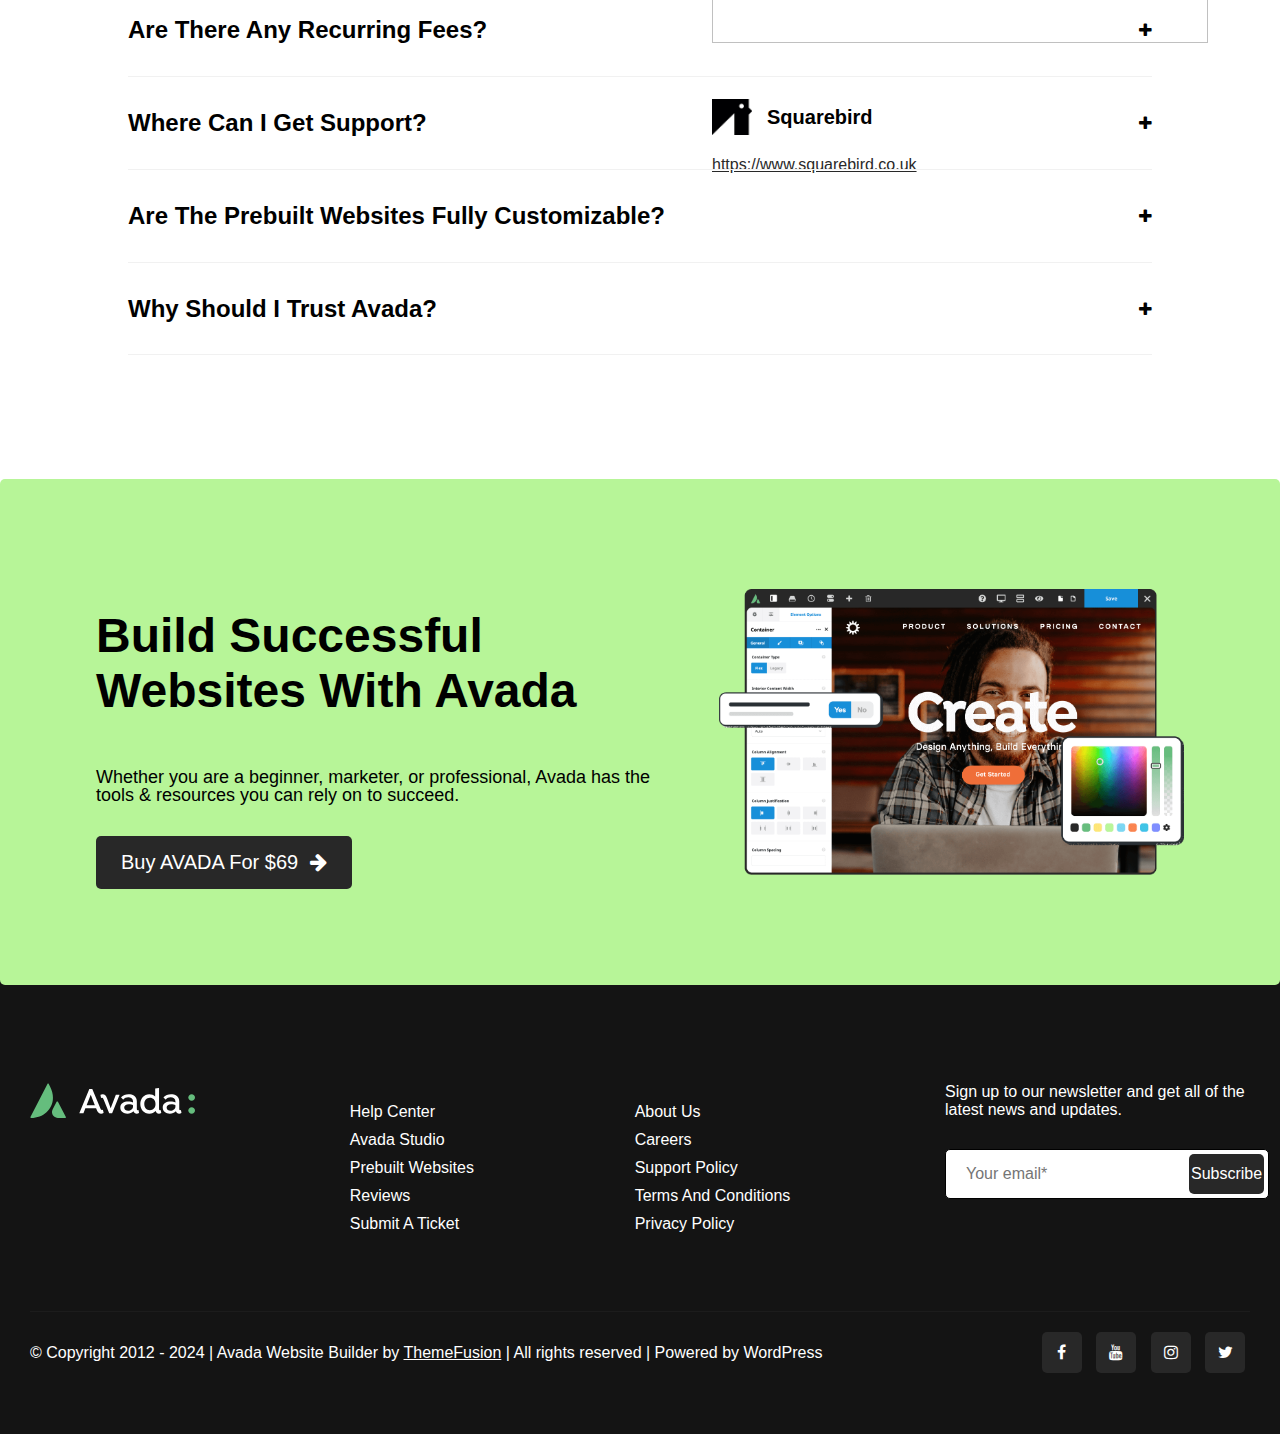
<file: avada-html&css/main.html>
<html>
    <Doctype>
        <head>
            <link rel="stylesheet" href="main-screen-style.css">
            <link rel="stylesheet" href="font-awesome/css/font-awesome.min.css">
            <link rel="stylesheet" href="common-styles.css">
            <meta name="viewport" content="width=device-width, initial-scale=1.0">
            <meta charset="UTF-8">
            
        </head>
        <body>
            <div class="center">
                <div class="header commonWidthOrganizer">
                    <a href="main.html"><img src="src/avada-logo-svg.svg" alt="logo" width="165px"></a>
                    <div class="three-bars"><i class="fa fa-bars"></i></div>
                    <ul class="topNavBar">
                        <li class="topNavBarItem dropdown">
                            <a href="">
                                <span>Avada </span>
                                <span><i class="fa fa-angle-down"></i></span>
                            </a>
                        </li>
                        <li class="topNavBarItem dropdown">
                            <a href="">
                                <span>Avada For </span>
                                <i class="fa fa-angle-down"></i>
                            </a>
                            <div class="dropdownContent bannerDropdown">
                                <a href="for-beginners.html" class="bannerDropdownCard beginnerBGColor">
                                    <span class="bannerDropdownCardTexts">
                                        <div class="bannerDropdownTitle">Beginners</div>
                                        <div class="bannerDropdownSubTitle">Create your own site with ease</div>
                                    </span>
                                    <img class="bannerDropdownCardImage" src="src/avada-for-beginners-menu.webp" alt="">
                                </a>
                                <a href="for-marketers.html" class="bannerDropdownCard marketersBGColor">
                                    <span class="bannerDropdownCardTexts">
                                        <div class="bannerDropdownTitle">Marketers</div>
                                        <div class="bannerDropdownSubTitle">Grow your business fast</div>
                                    </span>
                                    <img class="bannerDropdownCardImage" src="src/avada-for-marketers-menu.webp" alt="">
                                </a>
                                <a href="for-professionals.html" class="bannerDropdownCard professionalsBGColor">
                                    <span class="bannerDropdownCardTexts">
                                        <div class="bannerDropdownTitle">Professionals</div>
                                        <div class="bannerDropdownSubTitle">Optimize your project workflow</div>
                                    </span>
                                    <img class="bannerDropdownCardImage" src="src/avada-for-professionals-menu.webp" alt="">
                                </a>
                            </div>
                        </li>
                        <li class="topNavBarItem"><a href="">Hosting</a></li>
                        <li class="topNavBarItem"><a href="">Customization</a></li>
                        <li class="topNavBarItem dropdown">
                            <a href="">
                                <span>Resources </span>
                                <i class="fa fa-angle-down"></i>
                            </a>
                            <div class="dropdownContent listDropdown">
                                <span class="listDropdownCard">
                                    <a href="">
                                        <div class="listDropdownCardText">
                                            <div class="listDropdownTitle"><i class="fa fa-question-circle buttonIconRight"></i>Help Center</div>
                                            <div class="listDropdownSubTitle">Avada documentation & help</div>
                                        </div>
                                    </a>
                                </span>
                                <span class="listDropdownCard">
                                    <a href="">
                                        <div class="listDropdownCardText">
                                            <div class="listDropdownTitle"><i class="fa fa-play-circle buttonIconRight"></i>Video Tutorials</div>
                                            <div class="listDropdownSubTitle">For beginners & Professionals</div>
                                        </div>`
                                    </a>
                                </span>
                                <span class="listDropdownCard">
                                    <a href="">
                                        <div class="listDropdownCardText">
                                            <div class="listDropdownTitle"><i class="fa fa-facebook-square buttonIconRight"></i>Community</div>
                                            <div class="listDropdownSubTitle">Sharing Avada knowledge</div>
                                        </div>
                                    </a>
                                </span>
                                <span class="listDropdownCard">
                                    <a href="">
                                        <div class="listDropdownCardText">
                                            <div class="listDropdownTitle"><i class="fa fa-file-text buttonIconRight"></i>Blog</div>
                                            <div class="listDropdownSubTitle">The latest Avada News</div>
                                        </div>
                                    </a>
                                </span>
                            </div>
                        </li>
                    </ul>
                    <a class="roundedCornerBorderButton" href="">
                        <span>My Avada</span>
                    </a>
                </div>

                <div class="initialBannerSection commonWidthOrganizer">
                    <div class="initialBannerTextSection">
                        <h1>The Ultimate</h1>
                        <h1>Portfolio</h1>
                        <h1>Website Builder</h1>
                        <p>Trusted by beginners, marketers & professionals; Built with usability and performance in mind.</p>
                        <div class="roundedCornerBorderButton startBuildingButton">
                            <span>Start Building </span>
                            <i class="fa fa-arrow-right"></i>
                        </div>
                        <div>
                            <img  class="seperator" src="src/small-separator-400x4.webp" alt="Small Seperator">
                        </div>
                        <span class="initialBannerStatisticsOverviewSection">
                            <span>
                                <h2>950K+</h2>
                                <p>People Trust Avada</p>
                            </span>
                            <span>
                                <h2>26K+</h2>
                                <p>Average 5-Star Review</p>
                            </span>
                        </span>
                    </div>
                    <img class="initialBannerSectionImage" srcset="src/home-hero-20@2x-200x156.jpg 200w, src/home-hero-20@2x-400x312.jpg 400w, src/home-hero-20@2x-600x467.jpg 600w, src/home-hero-20@2x-800x623.jpg 800w, src/home-hero-20@2x-1200x935.jpg 1200w, src/home-hero-20@2x.jpg 1582w"
                    alt="Home Banner">
                </div>
                <div class="commonWidthOrganizer thripleBannerSection">
                    <span class="verticalBanner beginnerBGColor beginnerVerticalBanner">
                        <p>For Beginners</p>
                        <h2>Launch Your First Website</h2>
                        <img src="src/for-beginners@2x.jpg" alt="For Beginners">
                        <span class="chipWrap">
                            <div class="chip beginnerChipColor"><h6>Visual Builder</h6></div>
                            <div class="chip beginnerChipColor"><h6>Documentation</h6></div>
                            <div class="chip beginnerChipColor"><h6>Support</h6></div>
                            <div class="chip beginnerChipColor"><h6>Prebuilt Website</h6></div>
                        </span>
                    </span>
                    <span class="verticalBanner marketersBGColor">
                        <p>For Marketers</p>
                        <h2>Generate Leads And Conversions</h2>
                        <img src="src/for-marketers@2x.jpg" alt="For Marketers">
                        <span class="chipWrap">
                            <div class="chip marketerChipColor"><h6>Visual Builder</h6></div>
                            <div class="chip marketerChipColor"><h6>Documentation</h6></div>
                            <div class="chip marketerChipColor"><h6>Support</h6></div>
                            <div class="chip marketerChipColor"><h6>Prebuilt Website</h6></div>
                        </span>
                    </span>
                    <span class="verticalBanner professionalsBGColor">
                        <p>For Professionals</p>
                        <h2>Take Your Projects To The Next Level</h2>
                        <img src="src/for-pro-2@2x.jpg" alt="For Professionals">
                        <span class="chipWrap">
                            <div class="chip professionalChipColor"><h6>Visual Builder</h6></div>
                            <div class="chip professionalChipColor"><h6>Documentation</h6></div>
                            <div class="chip professionalChipColor"><h6>Support</h6></div>
                            <div class="chip professionalChipColor"><h6>Prebuilt Website</h6></div>
                        </span>
                    </span>
                </div>
                
                <div class="commonWidthOrganizer builderSampleImagesSection">
                    <img src="src/no_text_logo.png" alt="logo" class="logo">
                    <h1>Design Anything, Build Everything</h1>
                    <p>Design and launch your website fast & no coding knowledge is required.</p>
                    <div class="builderImagesList">
                        <ul class="list">
                            <li>
                                <a href="" class="listItem">
                                    <i class="fa fa-columns"></i>
                                    <span>Live Visual Builder</span>
                                </a>
                            </li>
                            <li>
                                <a href="" class="listItem">
                                    <i class="fa fa-th-list"></i>
                                    <span>Layout Builder</span>
                                </a>
                            </li>
                            <li>
                                <a href="" class="listItem">
                                    <i class="fa fa-list-alt"></i>
                                    <span>Header Builder</span>
                                </a>
                            </li>
                            <li>
                                <a href="" class="listItem">
                                    <i class="fa fa-th"></i>
                                    <span>Mega Menu</span>
                                </a>
                            </li>
                            <li>
                                <a href="" class="listItem">
                                    <i class="fa fa-indent"></i>
                                    <span>Footer Builder</span>
                                </a>
                            </li>
                            <li>
                                <a href="" class="listItem">
                                    <i class="fa fa-columns"></i>
                                    <span>Form Builder</span>
                                </a>
                            </li>
                            <li>
                                <a href="" class="listItem">
                                    <i class="fa fa-align-justify"></i>
                                    <span>Off Canvas</span>
                                </a>
                            </li>
                            <li>
                                <a href="" class="listItem">
                                    <i class="fa fa-chain"></i>
                                    <span>Setup Wizard</span>
                                </a>
                            </li>
                            <li>
                                <a href="" class="listItem">
                                    <i class="fa fa-outdent"></i>
                                    <span>Performance Wizard</span>
                                </a>
                            </li>
                        </ul>
                        <img src="src/layout-builder-4.jpg" alt="layout image" class="layoutBuilderImage">
                    </div>
                </div>

                <div class="discoverMoreSection commonWidthOrganizer">
                    <h1>All-In-One Website Builder</h1>
                    <p>Experience total control over your website creation process.</p>
                    <div class="discoverMoreGridList">
                        <div class="discoverMoreBanner">
                            <img src="src/prebuilt-website-2@2x-400x259.jpg" alt="prebuilt website">
                            <h3>104 Prebuilt Websites</h3>
                            <p>Prebuilt websites are designed to save you time. Import with a few clicks & customize it to suit your requirements.</p>
                        </div>
                        <div class="discoverMoreBanner">
                            <img src="src/design-elements-400x259.png" alt="prebuilt website">
                            <h3>120+ Design Elements</h3>
                            <p>Packed with options, they are highly flexible for any design & for any purpose. The only limit is your imagination.</p>
                        </div>
                        <div class="discoverMoreBanner">
                            <img src="src/performance-400x259.jpg" alt="prebuilt website">
                            <h3>Built For Performance</h3>
                            <p>Experience total control of your website’s features that will empower you to make superior performance-related decisions.</p>
                        </div>
                        <div class="discoverMoreBanner">
                            <img src="src/mobile-friendly-400x259.webp" alt="prebuilt website">
                            <h3>Mobile Friendly</h3>
                            <p>Avada is 100% fluid & responsive across all device types, from mobile to desktop & tablets, with no compromise.</p>
                        </div>
                        <div class="discoverMoreBanner">
                            <img src="src/dynamic-content-400x260.png" alt="prebuilt website">
                            <h3>Dynamic Content</h3>
                            <p>Build unique pages & post layouts for your website by harnessing the power of Avada’s dynamic content functionality.</p>
                        </div>
                        <div class="discoverMoreBanner">
                            <img src="src/woo-3-400x237.jpg" alt="prebuilt website">
                            <h3>Online Store Builder</h3>
                            <p>Avada is integrated with WooCommerce, allowing you to build successful online stores to sell anything online.</p>
                        </div>
                    </div>
                    <a  href="">
                        <div class="roundedCornerBorderButton">
                            <div>Discover More</div>
                            <i class="fa fa-arrow-right"></i>
                        </div>
                    </a>
                  
                    
                </div>
                <div class="installationNumberSection">
                    <div>
                        <h2>
                            962,714 Website Owners <br> Trust Avada
                        </h2>
                        <p>The #1 selling Website Builder on Themeforest for 11+ years.</p>
                    </div>
                </div>
                <div class="featuresGrid commonWidthOrganizer">
                    <div class="featuresGridList">
                        <div class="featuresBanner">
                            <img src="src/world-class-support.webp" alt="World class support">
                            <h3>World-Class Support</h3>
                            <p>We build long-term professional relationships with our customers that you can rely on & trust.</p>
                        </div>
                        <div class="featuresBanner">
                            <img src="src/documentation.webp" alt="World class support">
                            <h3>Documentation & Tutorials</h3>
                            <p>Over 550 help files & 200 tutorial videos will make building websites with Avada even easier.</p>
                        </div>
                        <div class="featuresBanner">
                            <img src="src/built-in-house.webp" alt="World class support">
                            <h3>100% Built In-House</h3>
                            <p>Avada is not reliant on 3rd party tools to deliver a reliable & stable website building experience.</p>
                        </div>
                        <div class="featuresBanner">
                            <img src="src/free-updates.webp" alt="World class support">
                            <h3>Free Lifetime Updates</h3>
                            <p>Your website will receive free & regular updates, compatible with industry standards & trends, for life.</p>
                        </div>
                    </div>
                </div>
                <div class="squareBirdSection">
                    <img src="src/testimonial.jpg" alt="testimonial image">
                    <div class="squareBirdComment">
                        <p>
                            “We choose to specialise in Avada because it is both functional and practical, and our clients simply love it! It has stood the test of time and continues to evolve – an excellent solution for our talented design team, who continue to push the boundaries.”
                        </p>
                        <img  class="seperator"
                        srcset="https://avada.com/wp-content/uploads/2021/08/separator-2-200x1.png 200w, https://avada.com/wp-content/uploads/2021/08/separator-2-400x2.png 400w, https://avada.com/wp-content/uploads/2021/08/separator-2-600x3.png 600w, https://avada.com/wp-content/uploads/2021/08/separator-2-800x4.png 800w, https://avada.com/wp-content/uploads/2021/08/separator-2.png 850w"
                        alt="Small Seperator">
                        <span>
                            <img src="src/squarebird-logo.webp" alt="Square Bird Logo">
                            <h4>Squarebird</h4>
                        </span>
                        <a href="https://www.squarebird.co.uk">https://www.squarebird.co.uk</a>

                    </div>
                </div>
                <div class="faqSection commonWidthOrganizer">
                    <h1>Frequently Asked Questions</h1>
                    <div class="faqQuestionCard">
                        <h4 class="faqTitle">What is included with my purchase of Avada?</h4>
                        <i class="fa fa-plus"></i>
                    </div>
                    <div class="faqQuestionCard">
                        <h4 class="faqTitle">Are There Any Recurring Fees?</h4>
                        <i class="fa fa-plus"></i>
                    </div>
                    <div class="faqQuestionCard">
                        <h4 class="faqTitle">Where Can I Get Support?</h4>
                        <i class="fa fa-plus"></i>
                    </div>
                    <div class="faqQuestionCard">
                        <h4 class="faqTitle">Are The Prebuilt Websites Fully Customizable?</h4>
                        <i class="fa fa-plus"></i>
                    </div>
                    <div class="faqQuestionCard">
                        <h4 class="faqTitle">Why Should I Trust Avada?</h4>
                        <i class="fa fa-plus"></i>
                    </div>
                    
                    
                    
                </div>
                <div class="footerSection">
                    <div class="buyAvadaSection commonWidthOrganizer">
                            <div class="buyDescriptionColumn">
                                <h1>Build Successful Websites With Avada</h1>
                                <p>Whether you are a beginner, marketer, or professional, Avada has the tools & resources you can rely on to succeed.</p>
                                <a class="roundedCornerBorderButton" href="">
                                    <span>Buy AVADA For $69</span>
                                    <i class="fa fa-arrow-right"></i>
                                </a>
                            </div>
                            <div class="buyAvadaImage">
                                <img srcset="src/footer-cta-200x123.png 200w, src/footer-cta-400x246.png 400w, webp/footer-cta-600x369.png 600w, src/footer-cta-800x492.png 800w, src/footer-cta-1200x738.webp 1200w, src/footer-cta.webp 1353w" 
                                alt="buy avada image">
                            </div>
                    </div>
                    <div class="footer">
                        <div class="links commonWidthOrganizer">
                            <img src="src/avada-logo-light-svg.svg" alt="logo" width="165px">
                            <div class="linksSection">
                                <a href="">Help Center</a>
                                <a href="">Avada Studio</a>
                                <a href="">Prebuilt Websites</a>
                                <a href="">Reviews</a>
                                <a href="">Submit A Ticket</a>
                            </div>
                            <div class="linksSection">
                                <a href="">About Us</a>
                                <a href="">Careers</a>
                                <a href="">Support Policy</a>
                                <a href="">Terms And Conditions</a>
                                <a href="">Privacy Policy</a>
                            </div>
                            <div class="newLetterSubscription">
                                <p>Sign up to our newsletter and get all of the latest news and updates.</p>
                                <div class="emailTextField">
                                  <input type="text" placeholder="Your email*">
                                  <a class="roundedCornerBorderButton" href="">
                                    <span>Subscribe</span>
                                </a>
                                </div>
                            </div>
                        </div>
                        <div class="divider commonWidthOrganizer"></div>
                        <div class="copyRightAndSocialMedia commonWidthOrganizer">
                            <span>© Copyright 2012 - 2024 | Avada Website Builder by <a href="https://avada.com/about-us/">ThemeFusion</a> | All rights reserved | Powered by WordPress</span>
                            <span class="socialMediaLinks">
                                <a class="socialMediaButton" href="https://www.facebook.com/ThemeFusion-101565403356430/"><i class="fa fa-facebook"></i></a>
                                <a class="socialMediaButton" href="https://www.facebook.com/ThemeFusion-101565403356430/"><i class="fa fa-youtube"></i></a>
                                <a class="socialMediaButton" href="https://www.facebook.com/ThemeFusion-101565403356430/"><i class="fa fa-instagram"></i></a>
                                <a class="socialMediaButton" href="https://www.facebook.com/ThemeFusion-101565403356430/"><i class="fa fa-twitter"></i></a>
                            </span>
                        </div>
                    </div>
                </div>
            </div>
        </body>
    </Doctype>
</html>
</file>
<file: avada-html&css/common-styles.css>
body{
    font-family: sans-serif;
    margin: 0%;
}

.center{
    display: flex;
    flex-direction: column;
    width: 100%;
    align-items: center;
    justify-content: center;
    justify-items: center;
}
.commonWidthOrganizer{
    width: 100%;
    max-width: 1330;
    margin-right: 16px;
    margin-left: 16px;
}
.roundedCornerBorderButton{
    display: flex;
    flex-direction: row;
    align-items: center;
    border-radius: 5px;
    border-width: 1px;
    border-style: solid;
    padding: 14px 24px;
    border-color: transparent;
}
@media screen and (max-width: 500px) {
    .commonWidthOrganizer {
        max-width: 100%;
        padding-right: 20px;
        padding-left: 20px;
        margin: 0px 0px 0px 0px;
        box-sizing: border-box;
    }
  }

/* ========================= ninth section - footerSection */
.footerSection{
    display: flex;
    flex-direction: column;
    width: 100%;
    justify-content: center;
}
.buyAvadaSection{
    margin-bottom: -50px;
    background-color: #b7f598;
    z-index: 1;
    display: flex;
    flex-direction: row;
    align-items: center;
    justify-content: center;
    align-self: center;
    border-radius: 5px;
}
.buyAvadaSection h1{
    font-size: 3em;
}
.buyAvadaSection p{
    font-size: 1.125em;
    margin-bottom: 32px;
    line-height: 1em;
}
.buyAvadaSection .roundedCornerBorderButton{
    font-size: 1.25em;
}

.buyAvadaImage{
    width: 60%;
    margin: 20px 96px 20px 32px;

}
.buyAvadaImage img{
    height: auto;
    width: 100%;
    object-fit: contain;
}
.buyAvadaSection .roundedCornerBorderButton{
    background-color: #282828;
    color: white;
    width: fit-content;
}
.buyAvadaSection .roundedCornerBorderButton i{
    margin-left: 12px;
}
.buyAvadaSection a{
    text-decoration: none;
    font-size: 1.25em;
}
.buyDescriptionColumn{
    display: flex;
    flex-direction: column;
    align-items: left;
    justify-content: center;
    text-align: left;
    margin: 96px 32px 96px 96px;
}

.footer{
    background-color: #141414;
    height: auto;
    display: flex;
    flex-direction: column;
    align-items: center;
    justify-content: center;
    padding: 148px 30px 72px 30px;
}
.footer .links{
    display: flex;
    flex-direction: row;
    align-items: start;
    justify-content: space-between;
}
.footer .linksSection{
    display: flex;
    flex-direction: column;
    text-decoration: none;
    margin: 20px 6px 20px 6px;
}


.footer .linksSection a{
    text-decoration: none;
    color: white;
    margin-bottom: 10;
    font-size: 1em;
}

.footer .linksSection :hover{
    color: #65bd7d;
}

.footer .newLetterSubscription{
    max-width: 25%;
    display: flex;
    flex-direction: column;
    align-items: start;
}
.footer .newLetterSubscription p{
    color: white;
    margin-bottom: 30px;
    margin-top: 0px;
}

.footer .newLetterSubscription .emailTextField{
    padding: 4px;
    background-color: white;
    height: max-content;
    border-radius: 5px;
    border-width: 1px;
    border-style: solid;
    display: flex;
    flex-direction: row;
    justify-content: space-between;
}

.footer .newLetterSubscription .emailTextField input{
color: #575757;
font-size: 1em;
padding: 0px 16px 0px 16px;
border: none;
}


.footer .newLetterSubscription .roundedCornerBorderButton{
    border-radius: 5px;
    border-width: 1px;
    border-style: solid;
    padding: 10px 1px 10px 1px;
    background-color: #282828;
    color: white;
    text-decoration: none;
    align-items: center;
    text-align: center;
    justify-content: center;
}

.footer .divider{
    height: 1;
    width: 100%;
    background-color: rgba(41, 41, 41, 0.4);
    margin-bottom: 32px;
    margin-top: 48px;
}

.copyRightAndSocialMedia{
    color: white;
    display: flex;
    flex-direction: row;
    justify-content: space-between;
}
.copyRightAndSocialMedia a{
    color: white;
}
.socialMediaButton{
    padding: 12px;
    margin: 5px;
    background-color: #282828;
    border-radius: 5px;
}

.socialMediaLinks i{
    width: 16px;
    height: 16px;
    text-align: center;
}
@media screen and (max-width: 500px) {
    .footer .links {
        flex-direction: column;
    }
    .copyRightAndSocialMedia{
        flex-direction: column;
    }
    .buyAvadaSection{
        margin-right: 20px;
        margin-left: 20px;
    }
    .footer .newLetterSubscription{
        max-width: 100%;
    }
    .buyDescriptionColumn{
        display: flex;
        flex-direction: column;
        align-items: center;
        justify-content: center;
        text-align: left;
        margin: 0px 0px 0px 0px;
        padding: 32px 32px 32px 32px;
        box-sizing: border-box;
    }
    .buyAvadaSection{
        flex-direction: column;
        max-width: 90%;
    }
    .socialMediaLinks{
        margin-top: 32px;
    }
    .footer .newLetterSubscription .emailTextField input{
        height: 36px;
    }
    .footer .newLetterSubscription .emailTextField {
        flex-direction: column;
        width: 100%;
    }

  }
/* ========================= Header styles */

.header{
    height: 92px;
    align-items: center;
    align-self: center;
    display: flex;
    justify-content: space-between;
    justify-self: center;
    font-size: 1.05em;
    font-weight: 500;
    margin-bottom: 16px;
}

.buttonIconLeft{
    padding-left: 10px;
}
.buttonIconRight{
    padding-right: 10px;
    width: 22;
    height: auto;
}

.topNavBar{
 padding: 10px;   
}

.topNavBarItem{
    display: inline;
    text-align: center;
    padding: 10px 14px;
}

.header a{
    text-decoration: none;
    color: black;
}

.header a:visited{
    color: black;
}

.header .roundedCornerBorderButton{
    border-color: black;
}


.dropdown{
    position: relative;
    display: inline-block;

}
.dropdownContent{
    display: none;
    position: absolute;
    margin-top: 4px;
    padding: 24px 24px 24px 24px;
    border-radius: 10px;
    background-color: white;
}
.dropdown:hover .dropdownContent{
    display: block;
}

.bannerDropdown{
    box-shadow: rgba(0, 0, 0, 0.14) 0px 48px 72px -16px;

}
.bannerDropdownCard{
    width: 376px;
    height: 120px;
    margin-bottom: 12px;
    align-items: center;
    justify-content: space-between;
    display: flex;
    border-radius: 10px;
    border-style: none;
    box-sizing: border-box;

}
.bannerDropdownCardImage{
    width: 96px;
    height: auto;
    padding-left: 14px;
    padding-right: 14px;
}
.bannerDropdownCardTexts{
    flex-grow: 1;
    padding-left: 5%;
    padding-right: 5%;
}


.bannerDropdownTitle{
    font-size: 1.5em;
    text-align: start;
    padding-bottom: 2%;
}
.bannerDropdownSubTitle{
    font-size: 0.88em;
    text-align: start;
}
.beginnerBGColor{
    background-color: #ffe979;
}

.marketersBGColor{
    background-color: #b7f598;
}

.professionalsBGColor{
    background-color: #7ed5f0;
}

.listDropdown{
    padding: 24px 24px 24px 24px;
    box-shadow: rgba(0, 0, 0, 0.14) 0px 48px 72px -16px;
}

.listDropdownCard{
    display: flex;
    height: 80;
    width: 300;
    padding: 16px 20px 16px 20px;
    margin: 0px 6px 0px 6px ;
    box-sizing: border-box;
}
.listDropdownCard:hover{
    background-color: #F6F6F6;
}

.listDropdownCardText{
    flex-grow: 1;
}

.listDropdownTitle{
    font-size: 1.125em;
    text-align: start;
    padding-bottom: 2%;
}
.listDropdownSubTitle{
    font-size: 0.88em;
    text-align: start;
    padding-left: 32px;
}

@media screen and (max-width: 500px) {
    .header .roundedCornerBorderButton{
        display: none;
    }
    .header .topNavBar{
        display: none;
    }
    .header .three-bars{
        display: block;
    }
}
</file>
<file: avada-html&css/for-beginners-screen-style.css>
.titleAndCaption{
    max-width: 700px;
    text-align: center;
}


.buyAvadaSection{
    background-color: #FFE979;
}
/* ========================= tenth section - faq section */

.faqSection{
    display: flex;
    flex-direction: column;
    align-items: center;
    padding: 124px 30px 124px 30px;
}
.faqSection h1{
    margin-bottom: 48px;
}

.faqQuestionCard{
    display: flex;
    flex-direction: row;
    align-items: center;
    width: 80%;
    justify-content: center;
    border-bottom-color: #F1F1F1;
    border-bottom-width: 1;
    border-bottom-style: solid;
}
.faqQuestionCard:hover{
    border-bottom-color: #DFDFDF;
}

.faqQuestionCard:hover i{
    color: #65BA3B;
}
.faqTitle{
    flex-grow: 1;
    font-size: 1.5em;
}


/* ========================= ninth section - supportDocSection Section */
.supportDocSection .grid{
    display: flex;
    flex-direction: row;
    flex-wrap: nowrap;
    column-gap: 40px;
    align-items: stretch;
    height: max-content;
    justify-content: center;
    margin-bottom: 96px;
}
.supportDocSection .grid .featuresBanner{
    height: 100%;
    width: 33%;
    padding: 32px;
    border-radius: 5px;
    margin: 20px 0px 20px 0px;
    height: auto;
}
.supportDocSection .grid .featuresBanner img{
    width: auto;
    object-fit: contain;
    height: 352px;
    margin-bottom: 20px;
}
/* ========================= eights section - mobile ready Section */
.mobileReadySection{
    padding: 96px 30px 48px 30px;
}
.mobileReadySection .content{
    display: flex;
    flex-direction: row;
    align-items: center;
    justify-content: center;
    padding: 30px 48px 0px 48px;
    width: 100%;
}

.mobileReadySection .caption{
    min-width: 30%;
    max-width: 45%;
}
.mobileReadySection .caption .titleAndCaption{
    text-align: left;
    align-items: center;
    justify-content: center;
}
.mobileReadySection .caption .titleAndCaption h2{
    font-size: 2em;
}
.mobileReadySection .caption .titleAndCaption p{
    font-size: 1.125em;
    color: #575757;
    line-height: 30px;
}
.mobileReadySection .picture{
    height: auto;
    width: 50%;
    margin-left: 50px;
    margin-right: 64px;
}
.mobileReadySection .picture img{
    width: 100%;
}

.mobileReadySection .yellowBanner{
    padding: 48px 48px 48px 48px;
    margin: 0px 32px 0px 64px;
    background-color: #FFE979;
    border-radius: 5px;
    text-align: center;
}
.mobileReadySection .yellowBanner i{
    width: 82px;
    height: 82px;
}
/* ========================= seventh section - avada studio Section */
.avadaStudio{
    background-color: #FFF9E0;
    width: 100%;
}
.avadaStudio .content{
    display: flex;
    flex-direction: row;
    align-items: center;
    justify-content: center;
    padding: 30px 48px 0px 48px;
    width: 100%;
}

.avadaStudio .caption{
    min-width: 30%;
    max-width: 45%;
}
.avadaStudio .caption .titleAndCaption{
    text-align: left;
    align-items: center;
    justify-content: center;
}
.avadaStudio .caption .titleAndCaption h2{
    font-size: 3em;
}
.avadaStudio .caption .titleAndCaption p{
    font-size: 1.125em;
    color: #575757;
    line-height: 30px;
}
.avadaStudio .picture{
    height: auto;
    width: 50%;
    margin-left: 50px;
}
.avadaStudio .picture img{
    width: 100%;
}
/* ========================= sixth section - setup wizard Section */

.setupWizardSection{
    display: flex;
    flex-direction: column;
    align-items: center;
    justify-content: center;
    width: 100%;
}
.setupWizardSection .titleAndCaption h2{
    font-size: 3em;
}
.setupWizardSection .titleAndCaption p{
    margin: 0px 0px 24px 0px;
    color: #414141;
    line-height: 30px;
    font-size: 1.125em;
}
.setupWizardSection .grid{
    display: flex;
    flex-direction: row;
    flex-wrap: nowrap;
    column-gap: 40px;
    align-items: stretch;
    justify-content: center;
    margin-bottom: 96px;
    height: max-content;
}
.setupWizardSection .grid .featuresBanner{
    height: 100%;
    width: 33%;
    padding: 32px;
    background-color: rgb(251, 251, 251);
    border-radius: 5px;
    margin: 20px 0px 20px 0px;
    height: auto;
}
.setupWizardSection .grid .featuresBanner img{
    width: 100%;
    height: auto;
}

/* ========================= sixth section - features grid Section */

.featuresGridSection{
    display: flex;
    flex-direction: row;
    flex-wrap: wrap;
    column-gap: 40px;
    padding: 0px 30px 72px 30px;
    align-items: center;
    justify-content: center;
}


/* ========================= fifth section - Why Avada Section */

.whyAvadaSection{
    display: flex;
    flex-direction: column;
    padding: 96px 30px 48px 30px;
    align-items: center;
}
.whyAvadaSection .titleAndCaption h2{
    font-size: 3em;
    margin: 0px 0px 20px 0px;
}
.whyAvadaSection .titleAndCaption p{
    margin: 0px 0px 24px 0px;
    color: #414141;
    line-height: 30px;
    font-size: 1.125em;
}

.number1{
    width: 100%;
    display: flex;
    flex-direction: row;
    
}
.numberOneBanner{
    display: flex;
    flex-direction: column;
    max-width: 50%;
    min-width: 30%;
    background-color: #FFE979;
    border-radius: 5px;
    text-align: center;
    padding: 24px 24px 24px 24px;
    margin: 0px 24px 0px 24px;
}
.numberOneBanner h1{
    font-size: 8em;
    margin: 0px;
}
.numberOneBanner p{
    font-size: 1.125em;
    color: #414141;
}
.numberOneBanner .buyerNumberLabel{
    background-color: white;
    color: #282828;
    border-radius: 5px;
    margin: 24px 0px 0px 0px;
    padding: 12px 10px 12px 10px;
}
.noCodingBanner{
    display: flex;
    flex-direction: row;
    flex-grow: 1;
    background-color: rgb(251, 251, 251);
    padding: 48px 64px 48px 64px;
    margin: 0px 25px 0px 25px;
    border-radius: 5px;
}
.noCodingBanner .titleAndCaption{
    text-align: left;
}
.noCodingBanner .titleAndCaption h3{
    font-size: 2em;
    margin: 0px 0px 20px 0px;
}
.noCodingBanner .titleAndCaption h3{
    font-size: 2em;
}
.noCodingBanner img{
    height: auto;
    object-fit: contain;
    width: 60%;
    margin: 0px 14px 0px 14px;
}


/* ========================= forth section - features Section */
.featuresSection{
    padding: 144px 0px 62px 0px;
    display: flex;
    flex-direction: column;
    background-color: #FFF9E0;
    width: 100%;
    text-align: center;
    align-items: center;
    justify-content: center;
}
.featuresSection .titleAndCaption h2{
    font-size: 3em;
    margin: 0px 0px 24px 0px;
}
.featuresSection .titleAndCaption p{
    margin: 0px 0px 24px 0px;
    color: #414141;
}

.featuresGridList{
    display: flex;
    flex-wrap: wrap;
    justify-content: center;
    align-items: center;
    column-gap: 80px;
}

.featuresBanner{
    margin-top: 20px;
    margin-bottom: 48px;
    display: flex;
    flex-direction: column;
    align-items: center;
    max-width: 373px;
    text-align: center;
}

.featuresBanner h3{
    font-size: 1.5em;
    margin-bottom: 12px;
    font-weight: 400;
    margin-top: 0px;
}

.featuresBanner p{
    font-size: 1em;
    color: #575757;
    line-height: 1.6em;
}

.featuresBanner img{
    max-width: 373px;
    height: auto;
    margin-bottom: 32px;
}

/* ========================= second section - Square Bird section */

.websiteCategories{
    padding: 124px 0px 64px 0px;
    display: flex;
    flex-direction: column;
    align-items: center;
    justify-content: center;
    text-align: center;
}

.websiteCategories h1{
    font-size: 3em;
}

.websiteCategories p{
    font-size: 1.125em;
    color: #414141;
}
.listOfCategories{
    display: flex;
    flex-wrap: wrap;
    flex-direction: row;
    align-items: center;
    justify-content: center;
}
.category{
    margin: 8px 8px 8px 10px;
    text-decoration: none;
    color: #282828;
}

.listOfCategories .roundedCornerBorderButton{
    border-color: #dfdfdf;
}

.demo-banner-5{
    margin-bottom: -100px;
    z-index: 2;
}
/* ========================= first section - Square Bird section */

.initialBannerSection{
    display: flex;
    flex-direction: row;
}


.initialBannerSection img{
    width: 45%;
    object-fit: cover;
}

.initialBannerDescription h4{
    font-size: 1.25em;
    margin: 0%;
}

.initialBannerDescription{
    flex-grow: 1;
    background-color: #FFE979;
    display: block;
    padding: 96px 72px 96px 72px;
}


.initialBannerDescription p{
    color: #282828;
    font-size: 1.125em;
}

.initialBannerDescription h1{
    color: #282828;
    font-size: 4em;
    line-height: 72px;
}

.initialBannerDescription a{
    color: white;
    text-decoration: none;
    font-size: 1.25em;
    display: flex;
    flex-direction: row;
    width: fit-content;
    margin-bottom: 32px;
    margin-right: 23px;
}
.initialBannerDescription i{
    margin-left: 12px;
}
.initialBannerDescription .preTitle{
    font-size: 1.25em;
}




.initialBannerDescription .roundedCornerBorderButton{
    background-color: #282828;
}
</file>
<file: avada-html&css/for-marketers-screen-style.css>
.titleAndCaption{
    max-width: 700px;
    text-align: center;
}


.buyAvadaSection{
    background-color: #FFE979;
}
/* ========================= tenth section - faq section */

.faqSection{
    display: flex;
    flex-direction: column;
    align-items: center;
    padding: 124px 30px 124px 30px;
}
.faqSection h1{
    margin-bottom: 48px;
}

.faqQuestionCard{
    display: flex;
    flex-direction: row;
    align-items: center;
    width: 80%;
    justify-content: center;
    border-bottom-color: #F1F1F1;
    border-bottom-width: 1;
    border-bottom-style: solid;
}
.faqQuestionCard:hover{
    border-bottom-color: #DFDFDF;
}

.faqQuestionCard:hover i{
    color: #65BA3B;
}
.faqTitle{
    flex-grow: 1;
    font-size: 1.5em;
}


/* ========================= ninth section - supportDocSection Section */
.supportDocSection .grid{
    display: flex;
    flex-direction: row;
    flex-wrap: nowrap;
    column-gap: 40px;
    align-items: stretch;
    justify-content: center;
    margin-bottom: 96px;
    height: max-content;
}
.supportDocSection .grid .featuresBanner{
    height: 100%;
    width: 33%;
    padding: 32px;
    border-radius: 5px;
    margin: 20px 0px 20px 0px;
    height: auto;
}
.supportDocSection .grid .featuresBanner img{
    width: auto;
    object-fit: contain;
    height: 352px;
    margin-bottom: 20px;
}
/* ========================= eights section - mobile ready Section */
.mobileReadySection{
    padding: 96px 30px 48px 30px;
}
.mobileReadySection .content{
    display: flex;
    flex-direction: row;
    align-items: center;
    justify-content: center;
    padding: 30px 48px 0px 48px;
    width: 100%;
}

.mobileReadySection .caption{
    min-width: 30%;
    max-width: 45%;
}
.mobileReadySection .caption .titleAndCaption{
    text-align: left;
    align-items: center;
    justify-content: center;
}
.mobileReadySection .caption .titleAndCaption h2{
    font-size: 2em;
}
.mobileReadySection .caption .titleAndCaption p{
    font-size: 1.125em;
    color: #575757;
    line-height: 30px;
}
.mobileReadySection .picture{
    height: auto;
    width: 50%;
    margin-left: 50px;
    margin-right: 64px;
}
.mobileReadySection .picture img{
    width: 100%;
}

.mobileReadySection .yellowBanner{
    padding: 48px 48px 48px 48px;
    margin: 0px 32px 0px 64px;
    background-color: #FFE979;
    border-radius: 5px;
    text-align: center;
}
.mobileReadySection .yellowBanner i{
    width: 82px;
    height: 82px;
}
/* ========================= seventh section - avada studio Section */
.avadaStudio{
    background-color: rgb(235,255,225);
    width: 100%;
}
.avadaStudio .content{
    display: flex;
    flex-direction: row;
    align-items: center;
    justify-content: center;
    padding: 30px 48px 0px 48px;
    width: 100%;
}

.avadaStudio .caption{
    min-width: 30%;
    max-width: 45%;
}
.avadaStudio .caption .titleAndCaption{
    text-align: left;
    align-items: center;
    justify-content: center;
}
.avadaStudio .caption .titleAndCaption h2{
    font-size: 3em;
}
.avadaStudio .caption .titleAndCaption p{
    font-size: 1.125em;
    color: #575757;
    line-height: 30px;
}
.avadaStudio .picture{
    height: auto;
    width: 50%;
    margin-left: 50px;
}
.avadaStudio .picture img{
    width: 100%;
}



/* ========================= fifth section - Launch website Section */
.launchWebsiteToSellSection{
    display: flex;
    flex-direction: column;
    align-items: center;
    justify-content: center;
    text-align: center;
}
.launchWebsiteToSellSection .builderBanner{
    display: flex;
    flex-direction: row;
    align-items: center;
    justify-content: center;
    margin-bottom: 96px;
}

.launchWebsiteToSellSection .builderBanner .titleAndCaption{
    text-align: left;
    margin: 0px 100px 0px 100px;
    
}
.launchWebsiteToSellSection .builderBanner .titleAndCaption h2{
    font-size: 2em;
}
.launchWebsiteToSellSection p{
    font-size: 1.125em;
    color: #575757;
    line-height: 32px;
}

.launchWebsiteToSellSection .builderBanner img{
    width: 60%;
    height: auto;
    object-fit: contain;
}
.launchWebsiteToSellSection .builderBanner a{
    color: #282828;
    font-size: 1em;
    text-decoration: underline;
}
.launchWebsiteToSellSection .builderBanner i{
    margin-left: 10px;
}
.launchWebsiteToSellSection .builderBanner a:visited{
    color: #282828;
    text-decoration: underline;
}

/* ========================= forth section - create Fast Section */

.createFastSection{
    display: flex;
    flex-direction: column;
    padding: 96px 30px 48px 30px;
    align-items: center;
}
.createFastSection .titleAndCaption h2{
    font-size: 3em;
    margin: 0px 0px 20px 0px;
}
.createFastSection .titleAndCaption p{
    margin: 0px 0px 24px 0px;
    color: #414141;
    line-height: 30px;
    font-size: 1.125em;
}
.createFastSection .featuresGrid{
    display: flex;
    flex-direction: row;
    flex-wrap: nowrap;
    column-gap: 40px;
    align-items: stretch;
    height: max-content;
    justify-content: center;
    padding: 48 30px 64px 30px;
}
.createFastSection .featuresGrid .featuresBanner{
    height: 100%;
    width: 33%;
    padding: 32px;
    border-radius: 5px;
    margin: 20px 0px 20px 0px;
    height: auto;
    line-height: 32px;

}
.createFastSection .featuresGrid .featuresBanner h3{
    font-size: 1.5em;
}

.createFastSection .featuresGrid .featuresBanner img{
    width: 100%;
    height: auto;
    object-fit: contain;
    margin-bottom: 20px;
}


/* ========================= third section - Design Freedom section */

.designFreedomSection{
    padding: 96px 0px 96px 0px;
    background-color: rgb(235, 255, 225);
    width: 100%;
    display: flex;
    flex-direction: column;
    text-align: center;
    align-items: center;
}

.designFreedomSection .content{
    display: flex;
    flex-direction: column;
    text-align: center;
    align-items: center;
}
.designFreedomSection img{
    margin: 20px 50px 96px 50px;
    object-fit: contain;
    width: 100%;
    height: auto;
}
.designFreedomSection .titleAndCaption h1{
    font-size: 3em;
}
.designFreedomSection .titleAndCaption h2{
    font-size: 2em;
}
.designFreedomSection p{
    color: #575757;
    font-size: 1.125em;
}

.designFreedomSection .grid{
    display: flex;
    flex-direction: row;
    flex-wrap: nowrap;
    column-gap: 40px;
    align-items: stretch;
    height: max-content;
}
.designFreedomSection .grid .featuresBanner{
    margin: 0px 50px 0px 50px;
    display: flex;
    flex-direction: column;
    justify-content: center;
    align-items: center;
    
}
.designFreedomSection .grid .featuresBanner img {
    margin-bottom: 32px;
}
.designFreedomSection .grid .featuresBanner h3 {
    line-height: 32px;
    font-size: 1.5em;
}


/* ========================= second section - features grid */

.featuresGrid{
    display: flex;
    flex-direction: row;
    align-items: stretch;
    justify-items: center;
    justify-content: center;
    column-gap: 40px;
    padding: 96px 30px 96px 30px;
}
.iconBanner{
    display: flex;
    flex-direction: column;
    width: 33%;
    text-align: center;
}
.iconBanner .titleAndCaption h2{
    font-size: 1.5em;
    margin: 24px 0px 12px 0px;
}
.iconBanner .titleAndCaption p{
    font-size: 1.5em;
    font-size: 1em;
    color: #575757;
    line-height: 30px;
    margin-bottom: 20px;
}
.iconBanner .titleAndCaption span{
    text-decoration: underline;
    color: #282828;
    font-size: 1.125em;
}
/* ========================= first section - initial banner section */

.initialBannerSection{
    display: flex;
    flex-direction: row;
}


.initialBannerSection img{
    width: 45%;
    object-fit: cover;
}

.initialBannerDescription h4{
    font-size: 1.25em;
    margin: 0%;
}

.initialBannerDescription{
    flex-grow: 1;
    background-color: #b7f598;
    display: block;
    padding: 96px 72px 96px 72px;
}


.initialBannerDescription p{
    color: #282828;
    font-size: 1.125em;
    line-height: 30px;
    margin-bottom: 32px;
    margin-right: 38px;
}

.initialBannerDescription h1{
    color: #282828;
    font-size: 4em;
    line-height: 72px;
}

.initialBannerDescription a{
    color: white;
    text-decoration: none;
    font-size: 1.25em;
    display: flex;
    flex-direction: row;
    width: fit-content;
    margin-bottom: 32px;
    margin-right: 23px;
}
.initialBannerDescription i{
    margin-left: 12px;
}
.initialBannerDescription .preTitle{
    font-size: 1.25em;
}




.initialBannerDescription .roundedCornerBorderButton{
    background-color: #282828;
}
</file>
<file: avada-html&css/for-professionals-screen-style.css>
.buyAvadaSection{
    background-color: rgb(126, 213, 240);
}


/* ========================= sixth section - faq section */

.faqSection{
    display: flex;
    flex-direction: column;
    align-items: center;
    padding: 124px 30px 124px 30px;
}
.faqSection h1{
    margin-bottom: 48px;
}

.faqQuestionCard{
    display: flex;
    flex-direction: row;
    align-items: center;
    width: 80%;
    justify-content: center;
    border-bottom-color: #F1F1F1;
    border-bottom-width: 1;
    border-bottom-style: solid;
}
.faqQuestionCard:hover{
    border-bottom-color: #DFDFDF;
}

.faqQuestionCard:hover i{
    color: #65BA3B;
}
.faqTitle{
    flex-grow: 1;
    font-size: 1.5em;
}
/* ========================= fifth section - website for future Section */

.webSiteForFuture{
    display: flex;
    flex-direction: column;
    align-items: center;
    text-align: center;
    margin: 20px 25px 32px 25px;
    width: 60%;
}

.webSiteForFuture h2{
    font-size: 3em;
}

.webSiteForFuture p{
    font-size: 1.125em;
    color: #575757;
    line-height: 30px;
}


/* ========================= forth section - avada studio Section */
.avadaStudio{
    background-color: rgb(235, 250, 255);
    width: 100%;
}
.avadaStudio .content{
    display: flex;
    flex-direction: row;
    align-items: center;
    justify-content: center;
    padding: 30px 48px 0px 48px;
    width: 100%;
}

.avadaStudio .caption{
    min-width: 30%;
    max-width: 45%;
}
.avadaStudio .caption .titleAndCaption{
    text-align: left;
    align-items: center;
    justify-content: center;
}
.avadaStudio .caption .titleAndCaption h2{
    font-size: 3em;
}
.avadaStudio .caption .titleAndCaption p{
    font-size: 1.125em;
    color: #575757;
    line-height: 30px;
}
.avadaStudio .picture{
    height: auto;
    width: 50%;
    margin-left: 50px;
}
.avadaStudio .picture img{
    width: 100%;
}


/* ========================= third section - accelerate your workflow */
.accelerateYourWorkflow{
    background-color: rgb(235, 250, 255);
    width: 100%;
    display: flex;
    flex-direction: column;
    align-items: center;
}
.accelerateYourWorkflow .content{
    display: flex;
    flex-direction: column;
    align-items: center;
    justify-content: center;
    text-align: center;
    width: 100%;
}
.accelerateYourWorkflow .content .titleAndCaption p{
    font-size: 1.125em;
    color: #575757;
}
.accelerateYourWorkflow .content .titleAndCaption h1{
    font-size: 3em;
}


.featuresGridList{
    display: flex;
    flex-wrap: wrap;
    justify-content: center;
    align-items: center;
    column-gap: 80px;
}

.featuresBanner{
    margin-top: 20px;
    margin-bottom: 48px;
    display: flex;
    flex-direction: column;
    align-items: center;
    max-width: 373px;
    text-align: center;
}

.featuresBanner h3{
    font-size: 1.5em;
    margin-bottom: 12px;
    font-weight: 400;
    margin-top: 0px;
}

.featuresBanner p{
    font-size: 1em;
    color: #575757;
    line-height: 1.6em;
}

.featuresBanner img{
    max-width: 373px;
    height: auto;
    margin-bottom: 32px;
}
.builderSampleImagesSection{
    height: auto;
    display: flex;
    flex-direction: column;
    justify-content: center;
    align-items: center;
    margin-top: 48px;
}
.builderSampleImagesSection .logo{
    width: 10%;
    height: auto;
}
.builderSampleImagesSection p{
    font-size: 1.125em;
    color: #575757;
    margin-bottom: 48px;
}
.builderSampleImagesSection h1{
    font-size: 2em;
    margin-bottom: 68px;
}
.builderImagesList{
    display: flex;
    align-items: start;
}
.builderImagesList .list{
    flex-grow: 1;
}
.builderImagesList .list a{
    display: flex;
    text-decoration: none;
    color: black;
}

.builderImagesList .list{
    padding-inline-start: 0%;
    margin-right: 3%;
}

.builderImagesList .list li{
    display: flex;
    text-decoration: none;
    color: black;
    list-style-type: none;
    font-size: 1.25em;
}

.builderImagesList .list i{
    margin-right: 12px;
}



.builderImagesList .listItem{
    padding: 13px 24px 13px 24px;
    margin-bottom: 24px;
    flex-grow: 1;
}

.builderImagesList .listItem:hover{
    background-color: #F6F6F6;

}

.layoutBuilderImage{
    width: 75%;
    max-width: 100%;
    height: auto;
    object-fit: contain;
    vertical-align: top;
}

/* ========================= second section - features grid */

.featuresGrid{
    display: flex;
    flex-direction: row;
    align-items: stretch;
    justify-items: center;
    justify-content: center;
    column-gap: 40px;
    padding: 96px 30px 96px 30px;
}
.iconBanner{
    display: flex;
    flex-direction: column;
    width: 33%;
    text-align: center;
}
.iconBanner .titleAndCaption h2{
    font-size: 1.5em;
    margin: 24px 0px 12px 0px;
}
.iconBanner .titleAndCaption p{
    font-size: 1.5em;
    font-size: 1em;
    color: #575757;
    line-height: 30px;
    margin-bottom: 20px;
}
.iconBanner .titleAndCaption span{
    text-decoration: underline;
    color: #282828;
    font-size: 1.125em;
}


/* ========================= first section - initial banner section */

.initialBannerSection{
    display: flex;
    flex-direction: row;
}


.initialBannerSection img{
    width: 45%;
    object-fit: cover;
}

.initialBannerDescription h4{
    font-size: 1.25em;
    margin: 0%;
}

.initialBannerDescription{
    flex-grow: 1;
    background-color: #7ed5f0;
    display: block;
    padding: 96px 72px 96px 72px;
}


.initialBannerDescription p{
    color: #282828;
    font-size: 1.125em;
    line-height: 30px;
    margin-bottom: 32px;
    margin-right: 38px;
}

.initialBannerDescription h1{
    color: #282828;
    font-size: 4em;
    line-height: 72px;
}

.initialBannerDescription a{
    color: white;
    text-decoration: none;
    font-size: 1.25em;
    display: flex;
    flex-direction: row;
    width: fit-content;
    margin-bottom: 32px;
    margin-right: 23px;
}
.initialBannerDescription i{
    margin-left: 12px;
}
.initialBannerDescription .preTitle{
    font-size: 1.25em;
}




.initialBannerDescription .roundedCornerBorderButton{
    background-color: #282828;
}
</file>
<file: avada-html&css/main-screen-style.css>
/* ========================= eighth section - faq section */

.faqSection{
    display: flex;
    flex-direction: column;
    align-items: center;
    padding: 124px 30px 124px 30px;
}
.faqSection h1{
    margin-bottom: 48px;
}

.faqQuestionCard{
    display: flex;
    flex-direction: row;
    align-items: center;
    width: 80%;
    justify-content: center;
    border-bottom-color: #F1F1F1;
    border-bottom-width: 1;
    border-bottom-style: solid;
}
.faqQuestionCard:hover{
    border-bottom-color: #DFDFDF;
}

.faqQuestionCard:hover i{
    color: #65BA3B;
}
.faqTitle{
    flex-grow: 1;
    font-size: 1.5em;
}


@media screen and (max-width: 500px) {

    .faqSection h1{
        font-size: 2.1em;
        text-align: center;

    }
    .faqSection{
        padding: 124px 10px 124px 10px;
        width: 100%;

    }
    .faqQuestionCard{
        width: 100%;
    }
}

/* ========================= seventh section - Square Bird section */

.squareBirdSection{
    display: flex;
    flex-direction: row;
}


.squareBirdSection img{
    width: 50%;
    object-fit: cover;
}

.squareBirdComment img{
    width: 40px;
    margin-right: 15px;
}

.squareBirdComment h4{
    font-size: 1.25em;
    margin: 0%;
}

.squareBirdComment{
    flex-grow: 1;
    background-color: #FFE979;
    display: block;
    padding: 96px 72px 96px 72px;
    line-height: 3em;
}


.squareBirdComment p{
    color: #282828;
    font-size: 2em;
}

.squareBirdComment a{
    color: #282828;
}


.squareBirdComment span{
    display: flex;
    flex-direction: row;
    align-items: center;
}

.squareBirdComment .seperator{
    width: 100%;
    margin: 30px 0px 50px 0px;
}


@media screen and (max-width: 500px) {
    .squareBirdSection{
        flex-direction: column;
    }

    .squareBirdSection img{
        width: 100%;
        object-fit: cover;
    }
    .squareBirdComment{
        background-color: #FFE979;
        display: block;
        padding: 32px 32px 32px 32px;
    }
    .squareBirdComment img{
        width: 40px;
        margin-right: 15px;
    }
    .faqSection h1{
        font-size: 2.1em;
        text-align: center;

    }
    .faqSection{
        padding-left: 10px;
        padding-right: 10px;
    }
}

/* ========================= sixth section - Features Grid */

.featuresGrid{
    padding: 0px 30px 124px 30px;
}
.featuresGridList{
    display: flex;
    flex-wrap: wrap;
    justify-content: center;
    align-items: center;
    column-gap: 40px;
}
.featuresBanner{
    margin: 20px 0px 20px 0px;
    min-width: 200px;
    max-width: 300px;
    justify-content: center;
    align-items: center;
    display: flex;
    flex-direction: column;
    text-align: center;
}
.featuresBanner img{
    margin-bottom: 32px;
    height: 75px;
    width: auto;
}
.featuresBanner h3{
    margin-bottom: 10px;
    font-size: 20px;
}

.featuresBanner p{
    color: #575757;
    font-size: 16px;

}

/* ========================= fifth section - Installation Number Section */

.installationNumberSection{
    align-items: center;
    width: 100%;
    justify-content: center;
    display: flex;
    flex-direction: column;
    text-align: center;
    padding: 96px 0px 24px 0px;
    border-top: solid #F1F1F1;
    background-image: url("src/shape-bg-9.svg");
    background-position: 0% 0%;
    border-top-width: 1.5px;
    
}
.installationNumberSection h2{
    font-size: 2.8em;
    margin-bottom: 20px;
    
    
}
.installationNumberSection p{
    font-size: 1.2em;
    color: #575757;

}


/* ========================= forth section - Discover More Banners */

.discoverMoreSection{
    display: flex;
    flex-direction: column;
    align-items: center;
    padding: 64px 0px 96px 0px;
}

.discoverMoreSection .roundedCornerBorderButton{
    border-radius: 5px;
    border-width: 1px;
    border-style: solid;
    padding: 16px 32px 16px 32px;
    background-color: #282828;
    color: white;
    text-decoration: none;
}
.discoverMoreSection .roundedCornerBorderButton i{
    margin-left: 12px;
}

.discoverMoreSection h1{
    font-size: 3em;
}

.discoverMoreSection p{
    font-size: 1.125em;
    color: #575757;
    margin-bottom: 48px;
}

.discoverMoreGridList{
    display: flex;
    flex-wrap: wrap;
    justify-content: center;
    align-items: center;
    column-gap: 80px;
}

.discoverMoreBanner{
    margin-top: 20px;
    margin-bottom: 48px;
    display: flex;
    flex-direction: column;
    align-items: center;
    max-width: 373px;
    text-align: center;
}

.discoverMoreBanner h3{
    font-size: 1.5em;
    margin-bottom: 12px;
    font-weight: 400;
    margin-top: 0px;
}

.discoverMoreBanner p{
    font-size: 1em;
    color: #575757;
    line-height: 1.6em;
}

.discoverMoreBanner img{
    max-width: 373px;
    height: auto;
    margin-bottom: 32px;
}

@media screen and (max-width: 500px) {
    .discoverMoreSection h1{
        text-align: center;
        font-size: 2.1em;
    }
    .discoverMoreSection p{
        text-align: center;
    }
    .discoverMoreSection .discoverMoreBanner{
        margin-left: 20px;
        margin-right: 20px;
        width: 100%;
    }
    .discoverMoreGridList{
        width: 100%;
    }
    .discoverMoreGridList img{
        width: 100%;
    }
}



/* ========================= third section - builders sample images */

.builderSampleImagesSection{
    height: auto;
    display: flex;
    flex-direction: column;
    justify-content: center;
    align-items: center;
    margin-top: 48px;
}
.builderSampleImagesSection .logo{
    width: 10%;
    height: auto;
}
.builderSampleImagesSection p{
    font-size: 1.125em;
    color: #575757;
    margin-bottom: 48px;

}
.builderSampleImagesSection h1{
    font-size: 3em;
    margin-bottom: 0%;
}
.builderImagesList{
    display: flex;
    align-items: start;
}
.builderImagesList .list{
    flex-grow: 1;
}
.builderImagesList .list a{
    display: flex;
    text-decoration: none;
    color: black;
}

.builderImagesList .list{
    padding-inline-start: 0%;
    margin-right: 3%;
}

.builderImagesList .list li{
    display: flex;
    text-decoration: none;
    color: black;
    list-style-type: none;
    font-size: 1.25em;
}

.builderImagesList .list i{
    margin-right: 12px;
}



.builderImagesList .listItem{
    padding: 13px 24px 13px 24px;
    margin-bottom: 24px;
    flex-grow: 1;
}

.builderImagesList .listItem:hover{
    background-color: #F6F6F6;

}

.layoutBuilderImage{
    width: 75%;
    max-width: 100%;
    height: auto;
    object-fit: contain;
    vertical-align: top;
}


@media screen and (max-width: 500px) {

    .builderImagesList img{
        display: none;
    }
    .builderSampleImagesSection{
        align-items: center;
    }
    .builderSampleImagesSection h1{
        font-size: 2em;
        margin-bottom: 0%;
        text-align: center;
    }
    .builderSampleImagesSection p{
        text-align: center;
    }
    .builderSampleImagesSection .logo{
        width: 20%;
        height: auto;
    }
    .builderImagesList{
        width: 100%;
    }
}



/* ========================= Second section - thriple banners */



.thripleBannerSection{
    margin-top: 64px;
    margin-bottom: 128px;
    display: flex;
    flex-direction: row;
    flex-wrap: nowrap;
    justify-content: center;
    align-items: stretch;
}

.verticalBanner{
    border-radius: 5px;
    width: 33%;
    /* height: 530; */
    margin: 0px 12px 0px 12px;
    padding: 48px 56px 48px 56px;
    display: flex;
    flex-direction: column;
    align-items: center;
    justify-content: center;
    transition-property: all;
    transition-duration: 0.5s;
    box-sizing: border-box;
    text-align: center;
}

.verticalBanner:hover{
    /* height: 550px; */
    transform: scale(1.05);
    margin-bottom: 5px;
    width: 34%;
    margin-right: 6px;
    margin-left: 5;
    
}

.verticalBanner img{
    width: 172px;
    height: auto;
    margin-bottom: 40px;
}
.verticalBanner h2{
    font-size: 2em;
}
.verticalBanner p{
    font-size: 1.125em;
}
.verticalBanner h6{
    font-size: 0.9em;
    margin: 0%;
}
.chipWrap{
    display: flex;
    flex-wrap: wrap;
    justify-content: center;
}
.chip{
    font-size: 14px;
    margin: 0px 0px 7px 7px;
    padding: 10px 14px 10px 14px;
    border-radius: 5px;
    color: white;
}
.beginnerChipColor{
    background-color: #E0BB00;
}
.marketerChipColor{
    background-color: #65BA3B;
}
.professionalChipColor{
    background-color: #1698C0;
}



@media screen and (max-width: 500px) {
    .thripleBannerSection{
        flex-direction: column;
    }
    .verticalBanner{
        width: 99%;
        margin-top: 20px;
        margin-bottom: 20px;
        margin-left: 0px;
    }
    .verticalBanner:hover{
        width: 100%;
    }
}





/* ========================= First Section - Home Banner */

.initialBannerSection{
    display: flex;
    height: 100%;
    margin-bottom: 48px;
    width: 100%;
}
.initialBannerSectionImage{
    width: 55%;
    height: auto;
    margin-left: 32px;
    /* float: right; */
    object-fit: contain;
}
.initialBannerSection p{
    font-size: 1.125em;
    color: #575757;
    margin-bottom: 32px;
}
.initialBannerSection h1{
    font-size: 4em;
    letter-spacing: -0.96px;
    /* line-height: 32px; */
}

.startBuildingButton{
    background-color: #282828;
    color: white;
    width: fit-content;
    font-size: 1.25em;
    padding: 16px 32px 16px 32px ;
}
.startBuildingButton i{
    margin-left: 14px;
}

.initialBannerStatisticsOverviewSection{
    display: flex;
}
.initialBannerStatisticsOverviewSection span{
    margin-right: 32px;
}
.initialBannerSection .seperator{
    margin-top: 48px;
    margin-bottom: 32px;

}


@media screen and (max-width: 500px) {
    .initialBannerSection{
        width: 100%;
        flex-direction: column;

    }
    .initialBannerSection h1{
        font-size: 2.2em;
        line-height: 0.9em;
    }
    .three-bars{
        display: block;
    }
    .topNavBar{
        display: none;
    }

    .initialBannerSection .seperator{
        margin-top: 48px;
        margin-bottom: 32px;
        width: 100%;
    }
    .initialBannerStatisticsOverviewSection span h1{
        font-size: 1.5em;
    }
    .initialBannerStatisticsOverviewSection span p{
        font-size: 0.9em;
    }
    .initialBannerSectionImage{
        width: 100%;
        margin-left: 0px;
    }

}
</file>
